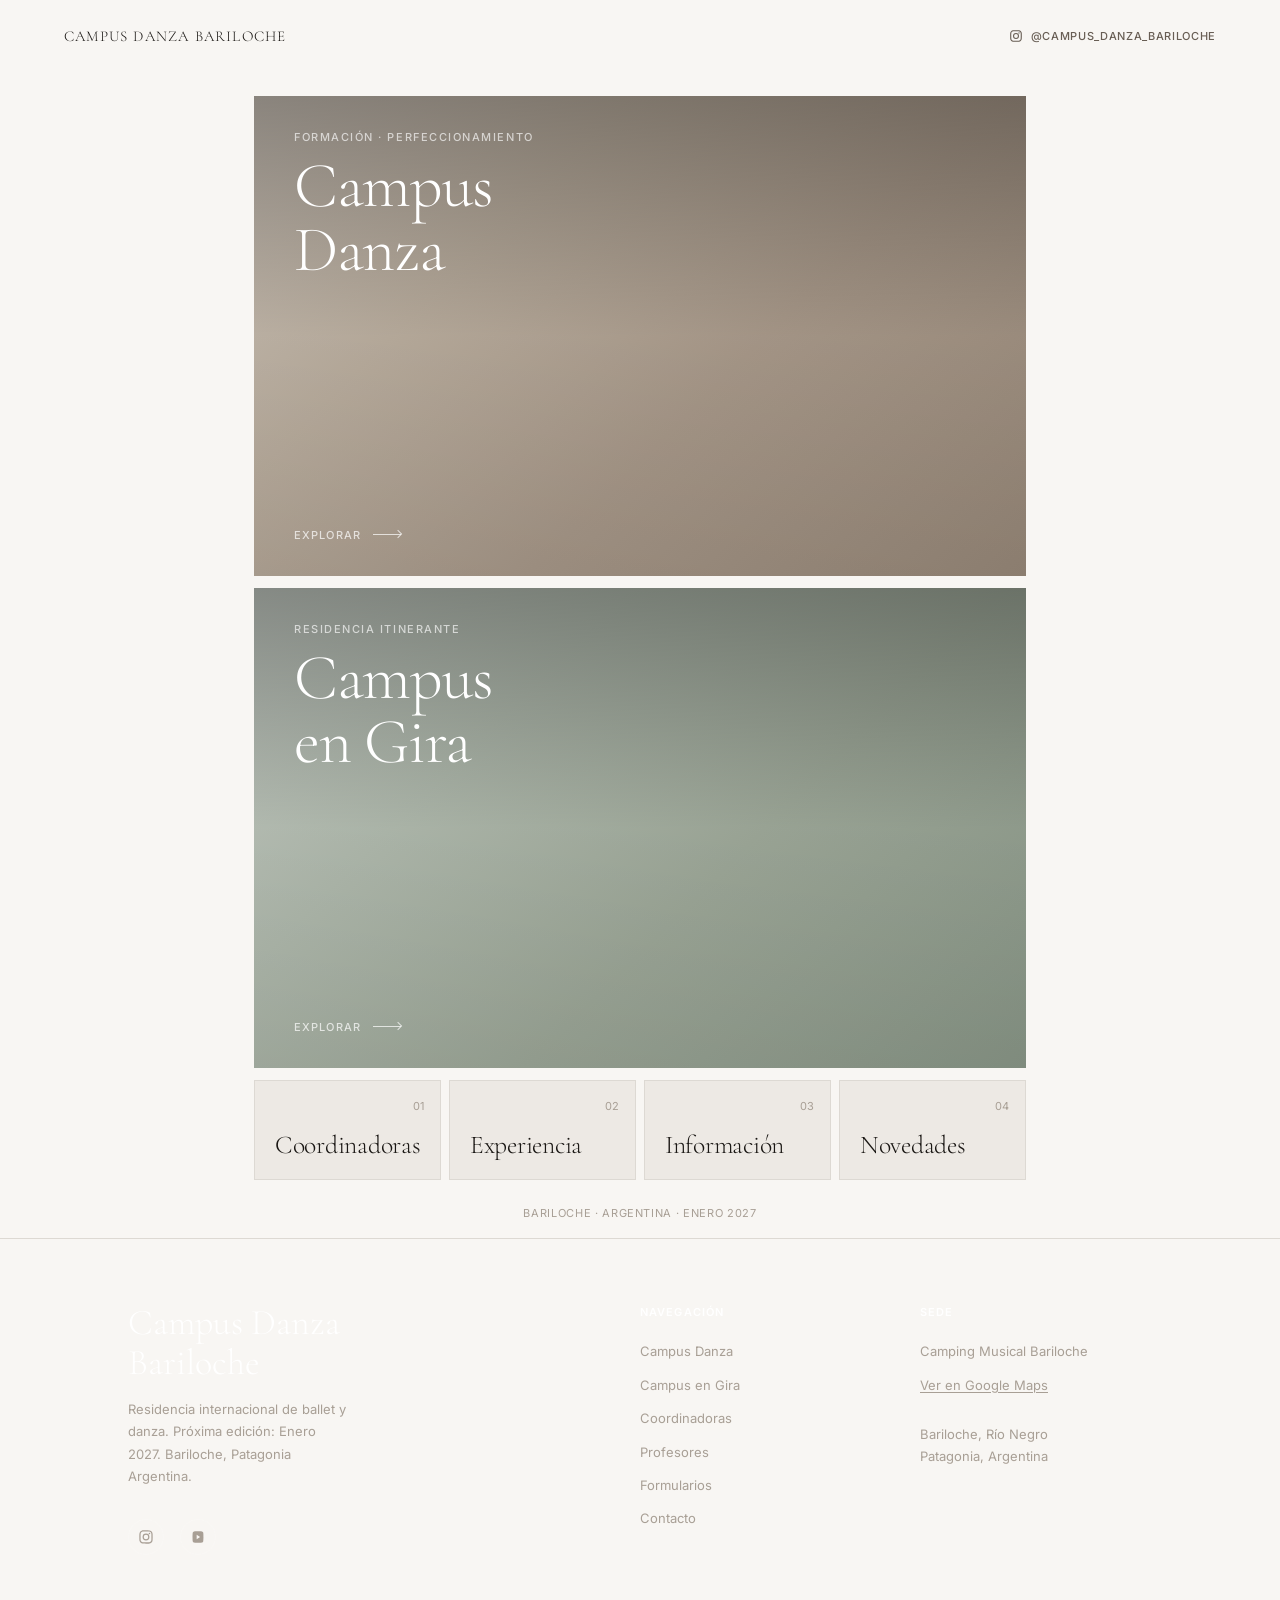
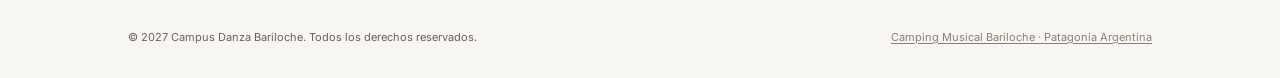
<file: index.html>
<!DOCTYPE html>
<html lang="es">

<head>
    <meta charset="UTF-8" />
    <meta name="viewport" content="width=device-width, initial-scale=1.0" />
    <title>Campus Danza Bariloche — Residencia Internacional de Ballet y Danza</title>
    <meta name="description"
        content="Campus Danza Bariloche es una residencia internacional de ballet y danza en la Patagonia argentina. Próxima edición: Enero 2027." />
    <meta property="og:title" content="Campus Danza Bariloche" />
    <meta property="og:description"
        content="Residencia internacional de ballet y danza. Próxima edición: Enero 2027. En Bariloche, Argentina." />
    <meta property="og:type" content="website" />
    <link rel="preconnect" href="https://fonts.googleapis.com" />
    <link rel="preconnect" href="https://fonts.gstatic.com" crossorigin />
    <link
        href="https://fonts.googleapis.com/css2?family=Cormorant+Garamond:ital,wght@0,300;0,400;0,500;0,600;1,300;1,400&family=Inter:wght@300;400;500;600&display=swap"
        rel="stylesheet" />
    <link rel="stylesheet" href="styles.css" />
    <style>
        /* ── Home-specific styles ── */

        body {
            background-color: var(--color-off-white);
        }

        /* Hero Section */
        .home-hero {
            min-height: 100svh;
            display: flex;
            flex-direction: column;
            justify-content: center;
            padding-top: 0;
        }

        .home-brand {
            position: fixed;
            top: 0;
            left: 0;
            right: 0;
            z-index: 100;
            display: flex;
            align-items: center;
            justify-content: space-between;
            padding: var(--space-6) var(--gutter);
            mix-blend-mode: multiply;
        }

        .home-brand__name {
            font-family: var(--font-display);
            font-size: var(--text-base);
            font-weight: 300;
            letter-spacing: 0.08em;
            text-transform: uppercase;
            color: var(--color-ink);
        }

        .home-brand__instagram {
            display: flex;
            align-items: center;
            gap: var(--space-2);
            font-family: var(--font-body);
            font-size: var(--text-xs);
            font-weight: 500;
            letter-spacing: 0.06em;
            text-transform: uppercase;
            color: var(--color-warm-gray-600);
            text-decoration: none;
            transition: color var(--transition-fast);
        }

        .home-brand__instagram:hover {
            color: var(--color-ink);
        }

        /* Main Cards Container */
        .main-cards {
            width: 100%;
            max-width: 900px;
            margin: 0 auto;
            padding: var(--space-24) var(--gutter) 0;
            display: flex;
            flex-direction: column;
            gap: var(--space-3);
        }

        /* Large Navigation Card */
        .main-nav-card {
            display: block;
            position: relative;
            width: 100%;
            height: clamp(280px, 38vw, 480px);
            overflow: hidden;
            cursor: pointer;
            text-decoration: none;
            background-color: var(--color-warm-gray-200);
        }

        .main-nav-card__bg {
            position: absolute;
            inset: 0;
            width: 100%;
            height: 100%;
            object-fit: cover;
            transition: transform 0.7s cubic-bezier(0.25, 0.46, 0.45, 0.94);
        }

        .main-nav-card__bg-placeholder {
            position: absolute;
            inset: 0;
            width: 100%;
            height: 100%;
            transition: transform 0.7s cubic-bezier(0.25, 0.46, 0.45, 0.94);
        }

        .main-nav-card__bg-placeholder.danza {
            background: linear-gradient(135deg,
                    #d4cbc0 0%,
                    #c2b5a5 30%,
                    #b0a090 60%,
                    #9e8e7e 100%);
        }

        .main-nav-card__bg-placeholder.gira {
            background: linear-gradient(135deg,
                    #cdd4cc 0%,
                    #b8c2b5 30%,
                    #a5b0a0 60%,
                    #909e8e 100%);
        }

        .main-nav-card__vignette {
            position: absolute;
            inset: 0;
            background: linear-gradient(to bottom,
                    rgba(0, 0, 0, 0.35) 0%,
                    rgba(0, 0, 0, 0.08) 50%,
                    rgba(0, 0, 0, 0.12) 100%);
            transition: opacity 0.4s ease;
        }

        .main-nav-card:hover .main-nav-card__vignette {
            opacity: 0.7;
        }

        .main-nav-card:hover .main-nav-card__bg,
        .main-nav-card:hover .main-nav-card__bg-placeholder {
            transform: scale(1.04);
        }

        .main-nav-card__inner {
            position: relative;
            z-index: 2;
            height: 100%;
            padding: var(--space-8) var(--space-10);
            display: flex;
            flex-direction: column;
            justify-content: space-between;
        }

        .main-nav-card__top {
            display: flex;
            flex-direction: column;
            gap: var(--space-2);
        }

        .main-nav-card__sup {
            font-family: var(--font-body);
            font-size: var(--text-xs);
            font-weight: 500;
            letter-spacing: 0.14em;
            text-transform: uppercase;
            color: rgba(255, 255, 255, 0.65);
        }

        .main-nav-card__title {
            font-family: var(--font-display);
            font-size: clamp(2.5rem, 5vw, 4.5rem);
            font-weight: 300;
            letter-spacing: -0.02em;
            line-height: 1;
            color: var(--color-white);
        }

        .main-nav-card__cta {
            display: inline-flex;
            align-items: center;
            gap: var(--space-3);
            font-family: var(--font-body);
            font-size: var(--text-xs);
            font-weight: 500;
            letter-spacing: 0.1em;
            text-transform: uppercase;
            color: rgba(255, 255, 255, 0.7);
            transition: color 0.3s ease, gap 0.3s ease;
            width: fit-content;
        }

        .main-nav-card:hover .main-nav-card__cta {
            color: rgba(255, 255, 255, 1);
            gap: var(--space-5);
        }

        .cta-line {
            display: inline-block;
            width: 28px;
            height: 1px;
            background-color: currentColor;
            position: relative;
            transition: width 0.3s ease;
        }

        .main-nav-card:hover .cta-line {
            width: 40px;
        }

        .cta-line::after {
            content: '';
            position: absolute;
            right: 0;
            top: -3px;
            width: 6px;
            height: 6px;
            border-right: 1px solid currentColor;
            border-top: 1px solid currentColor;
            transform: rotate(45deg);
        }

        /* Secondary Tiles */
        .secondary-tiles {
            width: 100%;
            max-width: 900px;
            margin: var(--space-3) auto 0;
            padding-inline: var(--gutter);
        }

        .tiles-grid {
            display: grid;
            grid-template-columns: repeat(4, 1fr);
            gap: var(--space-2);
        }

        .sec-tile {
            position: relative;
            display: flex;
            flex-direction: column;
            justify-content: flex-end;
            padding: var(--space-5) var(--space-5);
            background-color: var(--color-warm-gray-100);
            border: var(--border-thin);
            cursor: pointer;
            transition: background-color var(--transition-base), border-color var(--transition-base);
            overflow: hidden;
            text-decoration: none;
            min-height: 100px;
        }

        .sec-tile::after {
            content: '';
            position: absolute;
            bottom: 0;
            right: 0;
            width: 50px;
            height: 50px;
            background: var(--color-warm-gray-200);
            clip-path: polygon(100% 0, 100% 100%, 0 100%);
            opacity: 0;
            transition: opacity var(--transition-base);
        }

        .sec-tile:hover {
            background-color: var(--color-white);
            border-color: var(--color-warm-gray-300);
        }

        .sec-tile:hover::after {
            opacity: 1;
        }

        .sec-tile__num {
            position: absolute;
            top: var(--space-4);
            right: var(--space-4);
            font-family: var(--font-body);
            font-size: var(--text-xs);
            font-weight: 400;
            color: var(--color-warm-gray-400);
        }

        .sec-tile__label {
            font-family: var(--font-display);
            font-size: clamp(var(--text-lg), 2vw, var(--text-xl));
            font-weight: 300;
            letter-spacing: -0.01em;
            color: var(--color-ink);
            line-height: 1.1;
        }

        /* Scroll Indicator */
        .scroll-hint {
            text-align: center;
            padding: var(--space-6) 0 var(--space-4);
            max-width: 900px;
            margin: 0 auto;
            padding-inline: var(--gutter);
        }

        .scroll-hint p {
            font-family: var(--font-body);
            font-size: var(--text-xs);
            font-weight: 400;
            letter-spacing: 0.06em;
            text-transform: uppercase;
            color: var(--color-warm-gray-400);
        }

        /* ── HOME FOOTER ── */

        .home-footer-section {
            background-color: var(--color-off-white);
            border-top: var(--border-thin);
        }

        /* ── RESPONSIVE ── */

        @media (max-width: 768px) {
            .main-cards {
                padding-top: var(--space-20);
            }

            .main-nav-card__inner {
                padding: var(--space-6) var(--space-6);
            }

            .tiles-grid {
                grid-template-columns: repeat(2, 1fr);
            }
        }

        @media (max-width: 480px) {
            .main-nav-card {
                height: clamp(240px, 55vw, 320px);
            }

            .tiles-grid {
                grid-template-columns: repeat(2, 1fr);
            }

            .sec-tile {
                min-height: 80px;
            }
        }
    </style>
</head>

<body>

    <!-- ───── TOPBAR ───── -->
    <header class="home-brand" role="banner">
        <span class="home-brand__name">Campus Danza Bariloche</span>
        <a href="https://www.instagram.com/campus_danza_bariloche/" target="_blank" rel="noopener noreferrer"
            class="home-brand__instagram" aria-label="Seguinos en Instagram">
            <svg xmlns="http://www.w3.org/2000/svg" width="14" height="14" viewBox="0 0 24 24" fill="currentColor"
                aria-hidden="true">
                <path
                    d="M12 2C9.29 2 8.94 2 7.87 2.06 7.04 2.07 6.22 2.23 5.44 2.52 4.79 2.78 4.23 3.12 3.67 3.68 3.12 4.23 2.77 4.79 2.52 5.45 2.27 6.09 2.1 6.81 2.06 7.88 2.01 8.94 2 9.28 2 12c0 2.71 0 3.05.06 4.12.04 1.07.22 1.81.46 2.44.26.66.6 1.21 1.15 1.77.56.56 1.11.89 1.77 1.14.63.25 1.35.42 2.42.46C8.94 22 9.28 22 12 22c2.71 0 3.05 0 4.12-.06 1.06-.04 1.79-.21 2.42-.46.67-.25 1.21-.58 1.77-1.14.56-.56.89-1.11 1.14-1.77.25-.63.42-1.37.46-2.44C22 15.05 22 14.71 22 12c0-2.71 0-3.06-.06-4.12-.04-1.07-.21-1.79-.46-2.42-.25-.66-.58-1.22-1.14-1.77-.56-.56-1.1-.89-1.77-1.14-.63-.25-1.36-.42-2.42-.46C15.05 2 14.71 2 12 2zm-1.1 1.81H12c2.66 0 2.98.01 4.03.06.63.01 1.26.13 1.85.34.45.18.77.39 1.1.72.34.34.54.66.72 1.1.21.6.33 1.22.34 1.86.05 1.05.06 1.37.06 4.02 0 2.66-.01 2.98-.06 4.04-.01.63-.13 1.26-.34 1.85-.18.45-.38.77-.72 1.1-.33.34-.65.54-1.1.72-.59.21-1.22.33-1.85.34-1.05.05-1.37.06-4.03.06-2.67 0-2.98-.01-4.04-.06-.63-.01-1.26-.13-1.85-.34-.47-.18-.79-.38-1.1-.72-.34-.33-.55-.65-.72-1.1-.21-.59-.33-1.22-.34-1.85-.05-1.06-.06-1.38-.06-4.04 0-2.67.01-2.98.06-4.03.01-.64.13-1.26.34-1.86.18-.44.38-.77.72-1.1.31-.33.63-.54 1.1-.72.6-.21 1.22-.33 1.85-.34.88-.05 1.24-.06 3.09-.06v.01zm6.28 1.66a1.19 1.19 0 100 2.39 1.19 1.19 0 000-2.39zM12 6.86a5.14 5.14 0 100 10.28A5.14 5.14 0 0012 6.86zm0 1.81a3.33 3.33 0 110 6.66 3.33 3.33 0 010-6.66z" />
            </svg>
            @campus_danza_bariloche
        </a>
    </header>

    <!-- ───── MAIN: LARGE NAVIGATION CARDS ───── -->
    <main id="main-content">

        <section class="home-hero" aria-label="Acceso principal">

            <div class="main-cards" id="acceso-principal">

                <!-- Card 1: Campus Danza -->
                <a href="campus-danza.html" class="main-nav-card" id="card-campus-danza" aria-label="Ir a Campus Danza">
                    <!-- Placeholder para imagen (reemplazar src cuando esté disponible) -->
                    <div class="main-nav-card__bg-placeholder danza" aria-hidden="true"></div>
                    <!-- <img src="img/campus-danza-hero.jpg" alt="Campus Danza Bariloche" class="main-nav-card__bg" /> -->
                    <div class="main-nav-card__vignette" aria-hidden="true"></div>
                    <div class="main-nav-card__inner">
                        <div class="main-nav-card__top">
                            <span class="main-nav-card__sup">Formación · Perfeccionamiento</span>
                            <h2 class="main-nav-card__title">Campus<br>Danza</h2>
                        </div>
                        <span class="main-nav-card__cta" aria-hidden="true">
                            Explorar
                            <span class="cta-line"></span>
                        </span>
                    </div>
                </a>

                <!-- Card 2: Campus en Gira -->
                <a href="campus-en-gira.html" class="main-nav-card" id="card-campus-gira"
                    aria-label="Ir a Campus en Gira">
                    <div class="main-nav-card__bg-placeholder gira" aria-hidden="true"></div>
                    <!-- <img src="img/campus-gira-hero.jpg" alt="Campus en Gira" class="main-nav-card__bg" /> -->
                    <div class="main-nav-card__vignette" aria-hidden="true"></div>
                    <div class="main-nav-card__inner">
                        <div class="main-nav-card__top">
                            <span class="main-nav-card__sup">Residencia itinerante</span>
                            <h2 class="main-nav-card__title">Campus<br>en Gira</h2>
                        </div>
                        <span class="main-nav-card__cta" aria-hidden="true">
                            Explorar
                            <span class="cta-line"></span>
                        </span>
                    </div>
                </a>

            </div>

            <!-- Secondary Tiles -->
            <div class="secondary-tiles">
                <nav class="tiles-grid" aria-label="Accesos secundarios">

                    <a href="coordinadoras.html" class="sec-tile" id="tile-coordinadoras"
                        aria-label="Ir a Coordinadoras">
                        <span class="sec-tile__num" aria-hidden="true">01</span>
                        <span class="sec-tile__label">Coordinadoras</span>
                    </a>

                    <span class="sec-tile" id="tile-experiencia" aria-label="Experiencia — próximamente"
                        style="cursor:default;">
                        <span class="sec-tile__num" aria-hidden="true">02</span>
                        <span class="sec-tile__label">Experiencia</span>
                    </span>

                    <span class="sec-tile" id="tile-informacion" aria-label="Información — próximamente"
                        style="cursor:default;">
                        <span class="sec-tile__num" aria-hidden="true">03</span>
                        <span class="sec-tile__label">Información</span>
                    </span>

                    <span class="sec-tile" id="tile-novedades" aria-label="Novedades — próximamente"
                        style="cursor:default;">
                        <span class="sec-tile__num" aria-hidden="true">04</span>
                        <span class="sec-tile__label">Novedades</span>
                    </span>

                </nav>
            </div>

            <div class="scroll-hint" aria-hidden="true">
                <p>Bariloche · Argentina · Enero 2027</p>
            </div>

        </section>

    </main>

    <!-- ───── FOOTER ───── -->
    <footer class="site-footer home-footer-section" role="contentinfo">
        <div class="container">
            <div class="footer-grid">

                <!-- Col 1: Marca + redes -->
                <div>
                    <p class="footer-logo">Campus Danza<br>Bariloche</p>
                    <p class="footer-tagline">Residencia internacional de ballet y danza. Próxima edición: Enero 2027.
                        Bariloche, Patagonia Argentina.</p>
                    <div class="footer-social">
                        <a href="https://www.instagram.com/campus_danza_bariloche/" target="_blank"
                            rel="noopener noreferrer" class="footer-social-link"
                            aria-label="Instagram Campus Danza Bariloche">
                            <svg xmlns="http://www.w3.org/2000/svg" width="16" height="16" viewBox="0 0 24 24"
                                fill="currentColor" aria-hidden="true">
                                <path
                                    d="M12 2C9.29 2 8.94 2 7.87 2.06 7.04 2.07 6.22 2.23 5.44 2.52 4.79 2.78 4.23 3.12 3.67 3.68 3.12 4.23 2.77 4.79 2.52 5.45 2.27 6.09 2.1 6.81 2.06 7.88 2.01 8.94 2 9.28 2 12c0 2.71 0 3.05.06 4.12.04 1.07.22 1.81.46 2.44.26.66.6 1.21 1.15 1.77.56.56 1.11.89 1.77 1.14.63.25 1.35.42 2.42.46C8.94 22 9.28 22 12 22c2.71 0 3.05 0 4.12-.06 1.06-.04 1.79-.21 2.42-.46.67-.25 1.21-.58 1.77-1.14.56-.56.89-1.11 1.14-1.77.25-.63.42-1.37.46-2.44C22 15.05 22 14.71 22 12c0-2.71 0-3.06-.06-4.12-.04-1.07-.21-1.79-.46-2.42-.25-.66-.58-1.22-1.14-1.77-.56-.56-1.1-.89-1.77-1.14-.63-.25-1.36-.42-2.42-.46C15.05 2 14.71 2 12 2zm-1.1 1.81H12c2.66 0 2.98.01 4.03.06.63.01 1.26.13 1.85.34.45.18.77.39 1.1.72.34.34.54.66.72 1.1.21.6.33 1.22.34 1.86.05 1.05.06 1.37.06 4.02 0 2.66-.01 2.98-.06 4.04-.01.63-.13 1.26-.34 1.85-.18.45-.38.77-.72 1.1-.33.34-.65.54-1.1.72-.59.21-1.22.33-1.85.34-1.05.05-1.37.06-4.03.06-2.67 0-2.98-.01-4.04-.06-.63-.01-1.26-.13-1.85-.34-.47-.18-.79-.38-1.1-.72-.34-.33-.55-.65-.72-1.1-.21-.59-.33-1.22-.34-1.85-.05-1.06-.06-1.38-.06-4.04 0-2.67.01-2.98.06-4.03.01-.64.13-1.26.34-1.86.18-.44.38-.77.72-1.1.31-.33.63-.54 1.1-.72.6-.21 1.22-.33 1.85-.34.88-.05 1.24-.06 3.09-.06v.01zm6.28 1.66a1.19 1.19 0 100 2.39 1.19 1.19 0 000-2.39zM12 6.86a5.14 5.14 0 100 10.28A5.14 5.14 0 0012 6.86zm0 1.81a3.33 3.33 0 110 6.66 3.33 3.33 0 010-6.66z" />
                            </svg>
                        </a>
                        <a href="https://youtube.com/@campusdanzabariloche" target="_blank" rel="noopener noreferrer"
                            class="footer-social-link" aria-label="YouTube Campus Danza Bariloche">
                            <svg xmlns="http://www.w3.org/2000/svg" width="16" height="16" viewBox="0 0 24 24"
                                fill="currentColor" aria-hidden="true">
                                <path
                                    d="M19.81 5.42A2.5 2.5 0 0018.04 3.6C16.46 3.2 12 3.2 12 3.2s-4.46 0-6.04.4A2.5 2.5 0 004.19 5.42C3.8 7 3.8 12 3.8 12s0 5 .39 6.58a2.5 2.5 0 001.77 1.77C7.54 20.8 12 20.8 12 20.8s4.46 0 6.04-.45a2.5 2.5 0 001.77-1.77C20.2 17 20.2 12 20.2 12s0-5-.39-6.58zM10 15.4V8.6l5.2 3.4-5.2 3.4z" />
                            </svg>
                        </a>
                    </div>
                </div>

                <!-- Col 2: Navegación -->
                <div>
                    <p class="footer-heading">Navegación</p>
                    <nav class="footer-links" aria-label="Footer navegación">
                        <a href="campus-danza.html" class="footer-link">Campus Danza</a>
                        <a href="campus-en-gira.html" class="footer-link">Campus en Gira</a>
                        <a href="coordinadoras.html" class="footer-link">Coordinadoras</a>
                        <a href="campus-danza.html#profesores" class="footer-link">Profesores</a>
                        <a href="campus-danza.html#formularios" class="footer-link">Formularios</a>
                        <a href="campus-danza.html#contacto" class="footer-link">Contacto</a>
                    </nav>
                </div>

                <!-- Col 3: Sede -->
                <div>
                    <p class="footer-heading">Sede</p>
                    <div class="footer-links">
                        <p class="footer-link" style="cursor:default;">Camping Musical Bariloche</p>
                        <a href="https://maps.app.goo.gl/dXdB7FZggPeKBHQ77" target="_blank" rel="noopener noreferrer"
                            class="footer-link" style="text-decoration: underline; text-underline-offset: 2px;">Ver en
                            Google Maps</a>
                        <p class="footer-link" style="cursor:default; margin-top: var(--space-4);">Bariloche, Río
                            Negro<br>Patagonia, Argentina</p>
                    </div>
                </div>

            </div>

            <div class="footer-bottom">
                <p class="footer-copy">© 2027 Campus Danza Bariloche. Todos los derechos reservados.</p>
                <p class="footer-location">
                    <a href="https://maps.app.goo.gl/dXdB7FZggPeKBHQ77" target="_blank" rel="noopener noreferrer">
                        Camping Musical Bariloche · Patagonia Argentina
                    </a>
                </p>
            </div>

        </div>
    </footer>

</body>

</html>
</file>
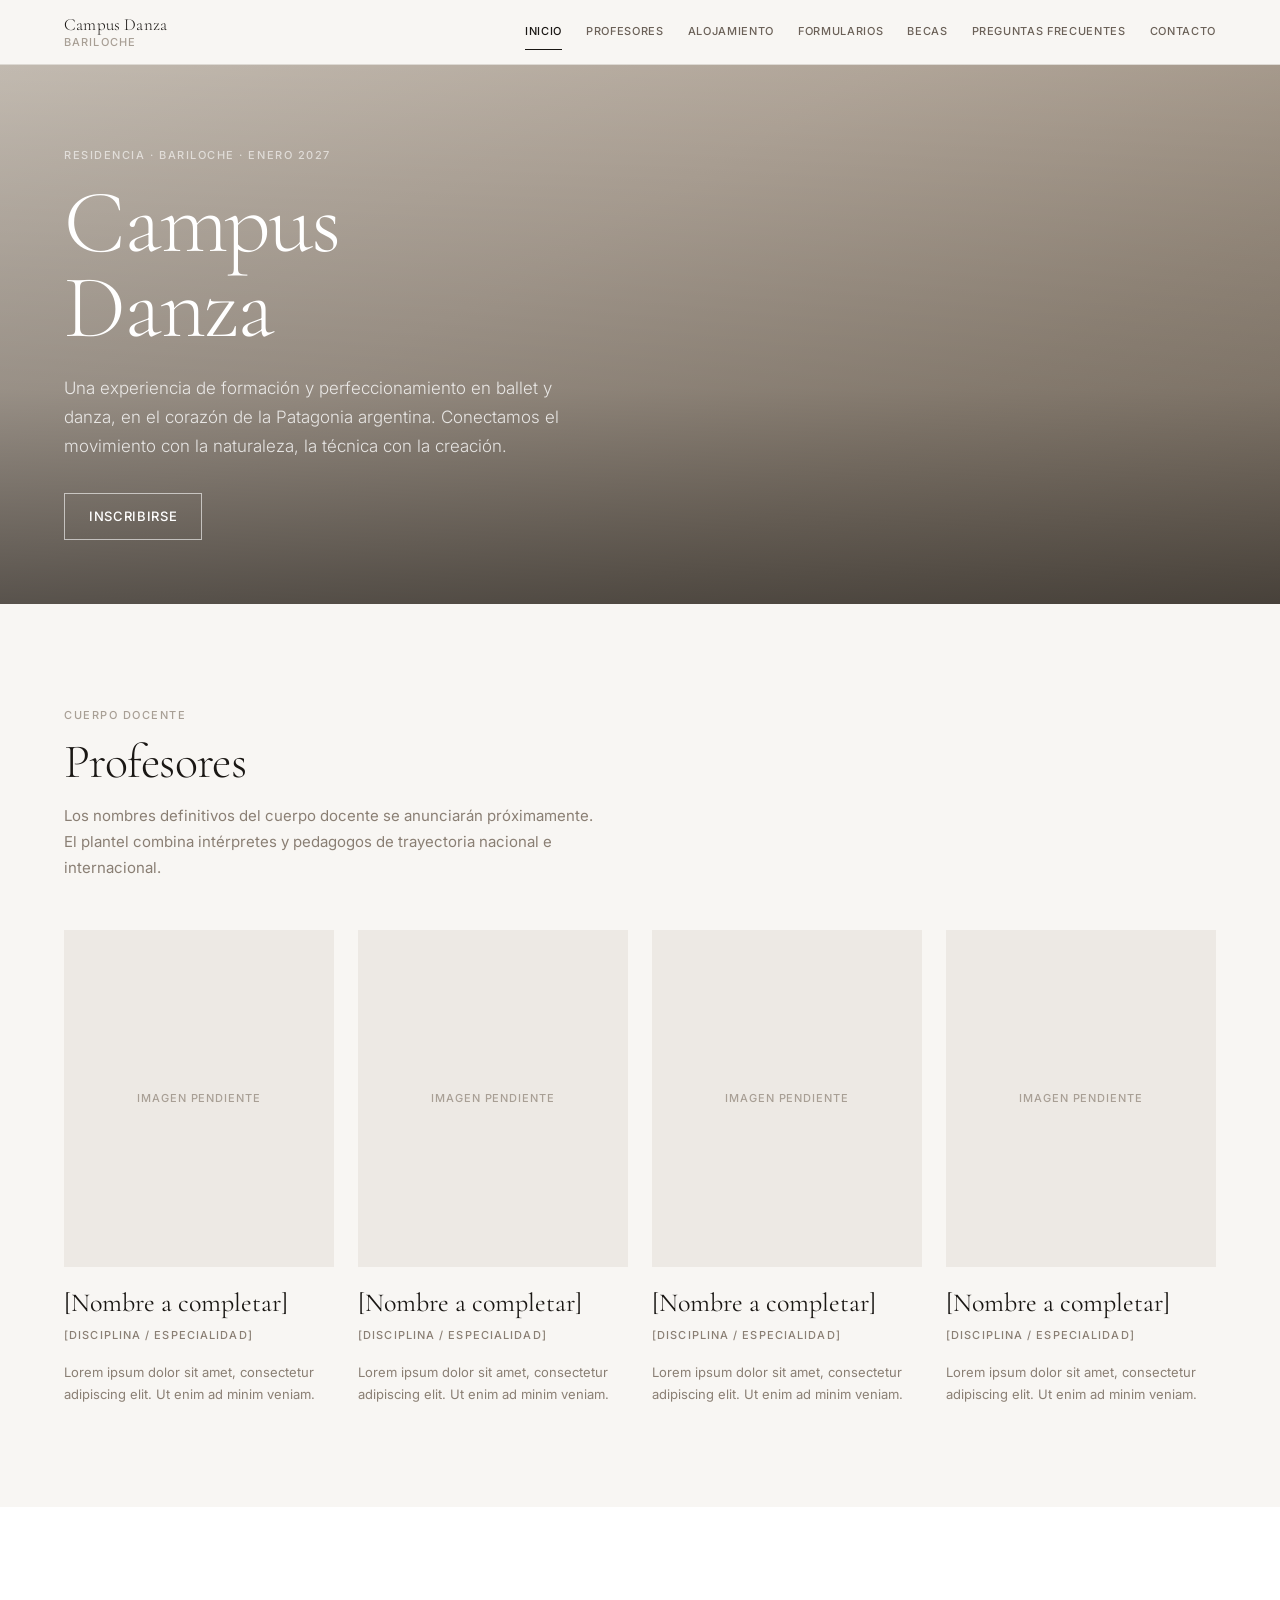
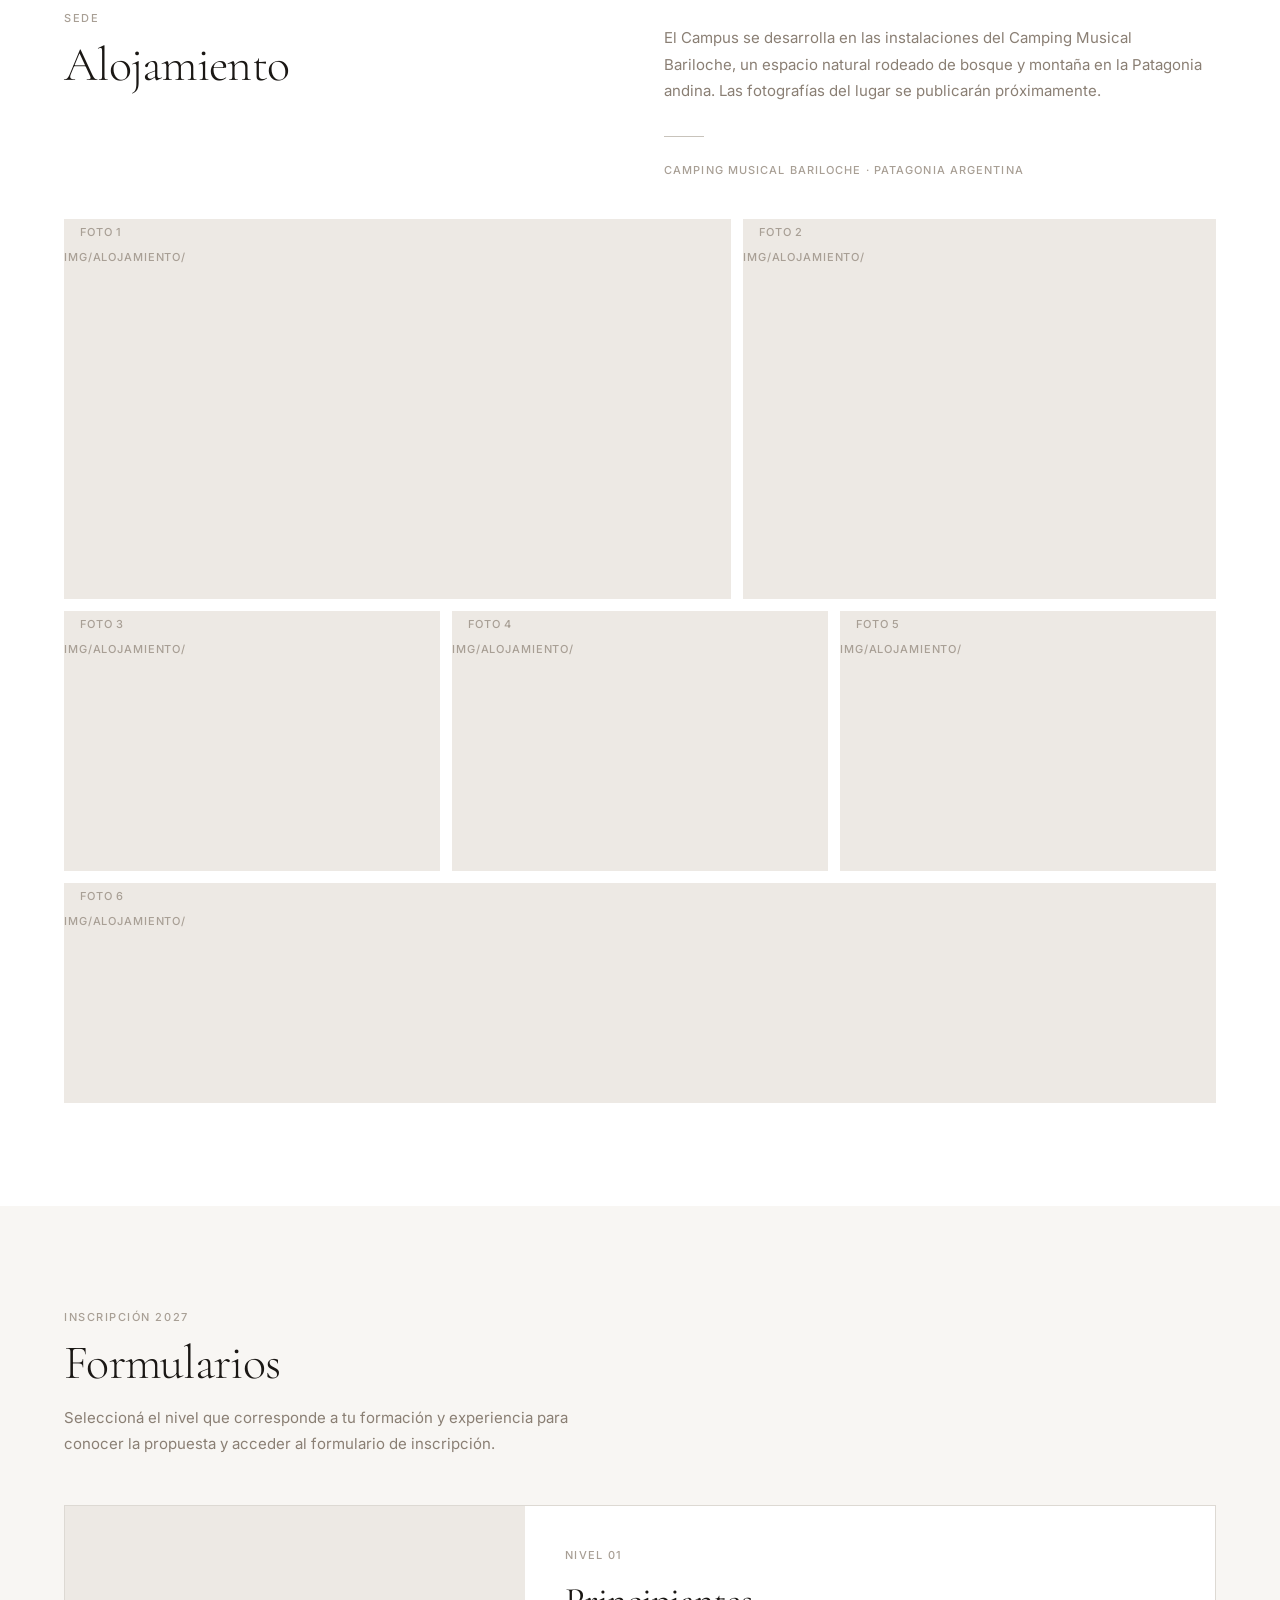
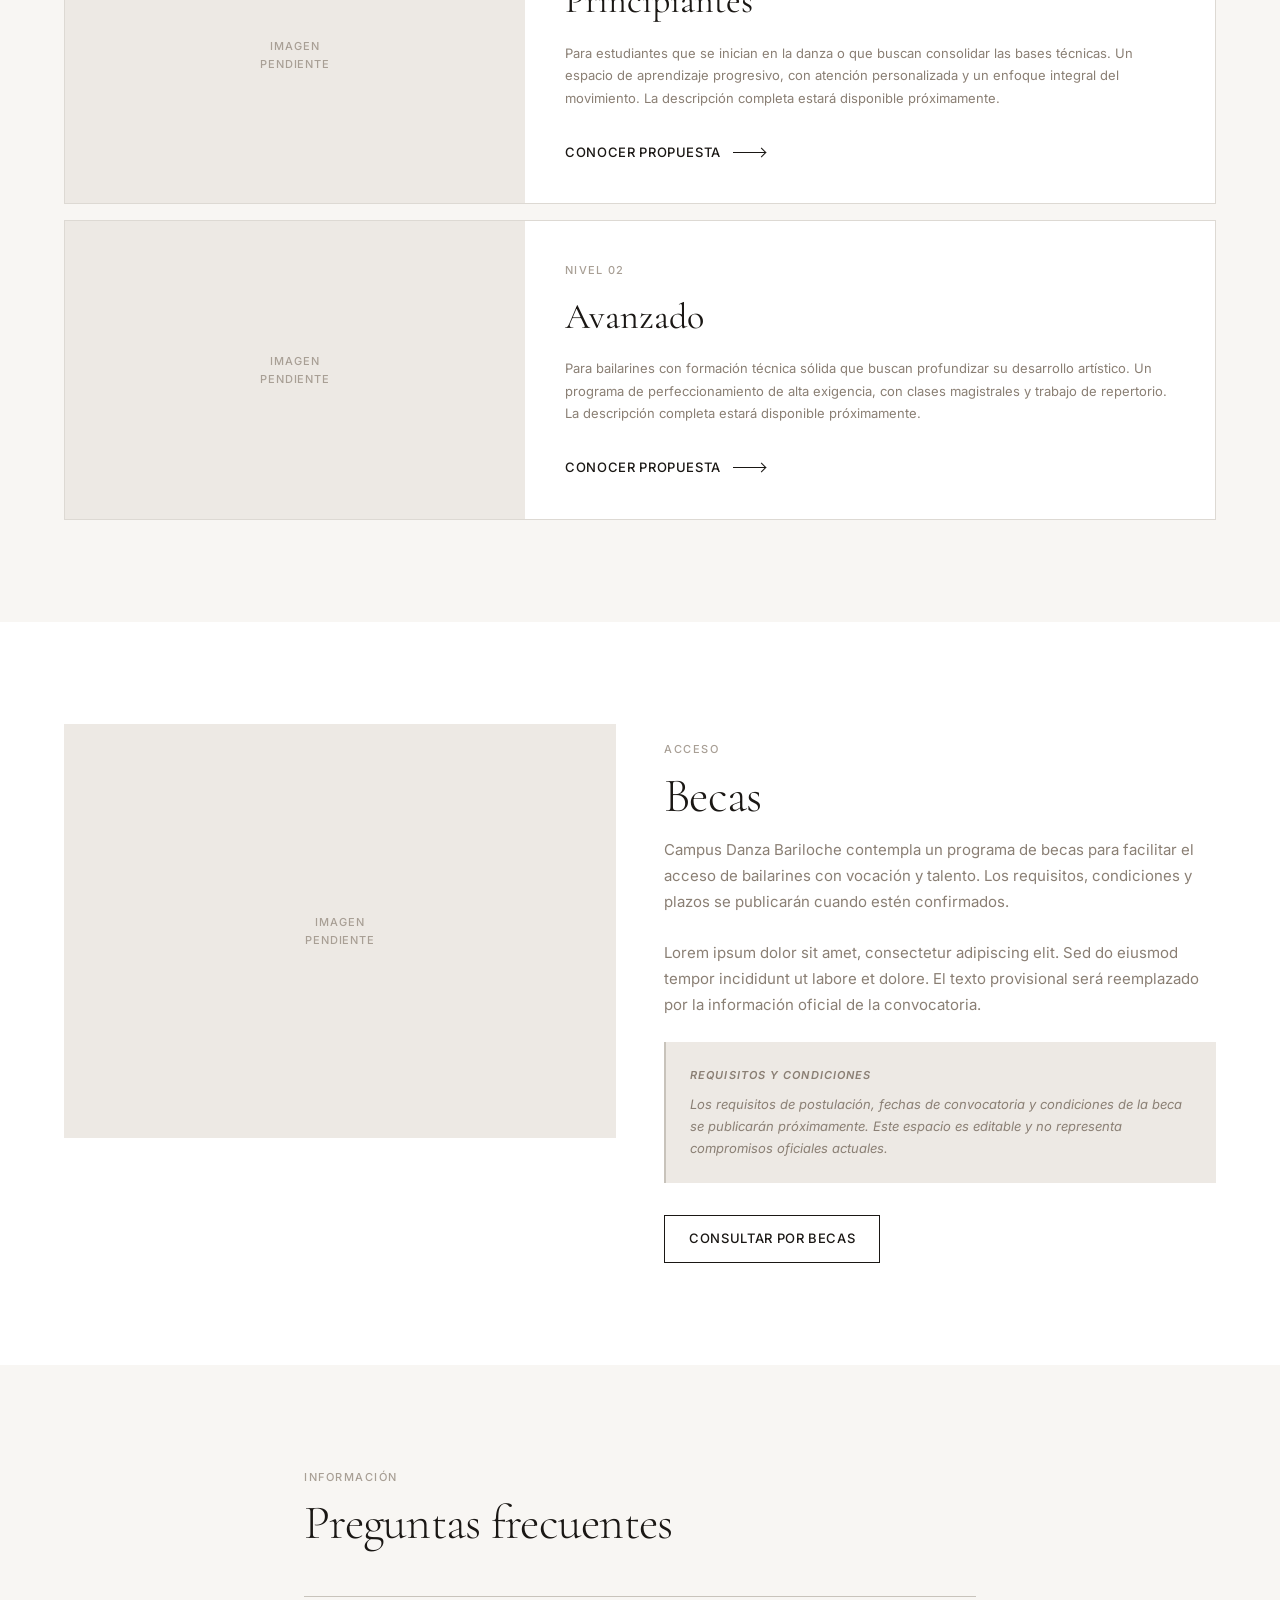
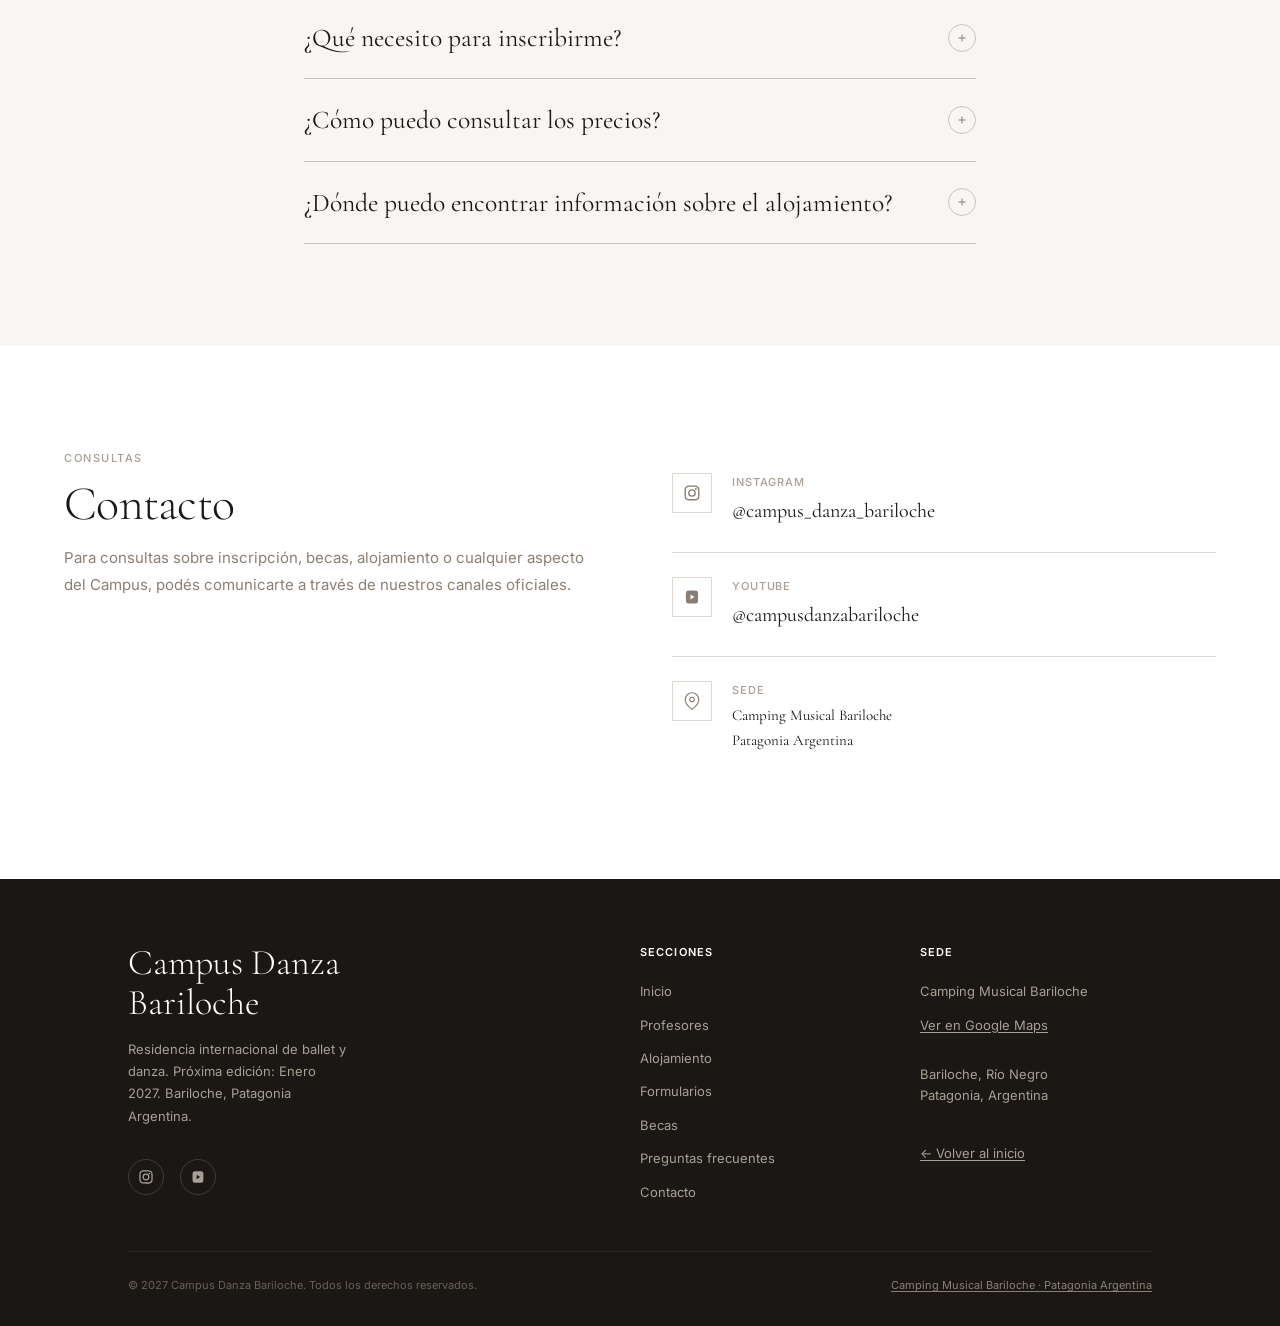
<file: campus-danza.html>
<!DOCTYPE html>
<html lang="es">

<head>
  <meta charset="UTF-8" />
  <meta name="viewport" content="width=device-width, initial-scale=1.0" />
  <title>Campus Danza — Formación y Perfeccionamiento · Bariloche</title>
  <meta name="description"
    content="Campus Danza Bariloche: formación y perfeccionamiento en ballet y danza contemporánea. Profesores, alojamiento, becas e inscripción. Enero 2027." />
  <link rel="preconnect" href="https://fonts.googleapis.com" />
  <link rel="preconnect" href="https://fonts.gstatic.com" crossorigin />
  <link
    href="https://fonts.googleapis.com/css2?family=Cormorant+Garamond:ital,wght@0,300;0,400;0,500;0,600;1,300;1,400&family=Inter:wght@300;400;500;600&display=swap"
    rel="stylesheet" />
  <link rel="stylesheet" href="styles.css" />
  <style>
    /* ── Campus Danza page styles ── */

    body {
      padding-top: 64px;
    }

    /* ── HERO ── */
    .cd-hero {
      position: relative;
      min-height: clamp(420px, 60vh, 680px);
      display: flex;
      align-items: flex-end;
      overflow: hidden;
      background-color: var(--color-warm-gray-200);
    }

    .cd-hero__bg {
      position: absolute;
      inset: 0;
      width: 100%;
      height: 100%;
      object-fit: cover;
    }

    .cd-hero__bg-placeholder {
      position: absolute;
      inset: 0;
      background: linear-gradient(150deg,
          #d8cfc4 0%,
          #c5b8aa 40%,
          #b0a292 70%,
          #9e9080 100%);
    }

    .cd-hero__overlay {
      position: absolute;
      inset: 0;
      background: linear-gradient(to top,
          rgba(0, 0, 0, 0.55) 0%,
          rgba(0, 0, 0, 0.25) 40%,
          rgba(0, 0, 0, 0.1) 100%);
    }

    .cd-hero__content {
      position: relative;
      z-index: 2;
      width: 100%;
      padding: var(--space-16) var(--gutter);
    }

    .cd-hero__sub {
      font-family: var(--font-body);
      font-size: var(--text-xs);
      font-weight: 500;
      letter-spacing: 0.14em;
      text-transform: uppercase;
      color: rgba(255, 255, 255, 0.6);
      margin-bottom: var(--space-4);
    }

    .cd-hero__title {
      font-family: var(--font-display);
      font-size: clamp(3rem, 7vw, 6rem);
      font-weight: 300;
      letter-spacing: -0.025em;
      line-height: 0.95;
      color: var(--color-white);
      margin-bottom: var(--space-6);
      max-width: 12ch;
    }

    .cd-hero__text {
      font-family: var(--font-body);
      font-size: var(--text-md);
      font-weight: 300;
      line-height: 1.7;
      color: rgba(255, 255, 255, 0.8);
      max-width: 52ch;
      margin-bottom: var(--space-8);
    }

    /* ── SECTION GENERAL ── */
    .cd-section {
      padding-block: var(--section-gap);
    }

    .cd-section--alt {
      background-color: var(--color-white);
    }

    .cd-section__header {
      margin-bottom: var(--space-12);
    }

    .cd-section__sup {
      font-family: var(--font-body);
      font-size: var(--text-xs);
      font-weight: 500;
      letter-spacing: 0.14em;
      text-transform: uppercase;
      color: var(--color-warm-gray-400);
      margin-bottom: var(--space-3);
    }

    .cd-section__title {
      font-family: var(--font-display);
      font-size: clamp(var(--text-2xl), 4vw, var(--text-3xl));
      font-weight: 300;
      letter-spacing: -0.015em;
      line-height: 1.05;
      color: var(--color-ink);
    }

    .cd-section__desc {
      font-family: var(--font-body);
      font-size: var(--text-base);
      font-weight: 400;
      line-height: 1.75;
      color: var(--color-warm-gray-500);
      max-width: 60ch;
      margin-top: var(--space-4);
    }

    /* ── PROFESORES ── */
    .teachers-grid {
      display: grid;
      grid-template-columns: repeat(4, 1fr);
      gap: var(--space-6);
    }

    /* ── ALOJAMIENTO ── */
    .aloj-grid {
      display: grid;
      grid-template-columns: repeat(12, 1fr);
      gap: var(--space-3);
    }

    .aloj-item {
      position: relative;
      overflow: hidden;
      background-color: var(--color-warm-gray-100);
    }

    .aloj-item img,
    .aloj-item .img-placeholder {
      width: 100%;
      height: 100%;
      object-fit: cover;
      display: block;
      transition: transform var(--transition-slow);
    }

    .aloj-item:hover img,
    .aloj-item:hover .img-placeholder {
      transform: scale(1.05);
    }

    /* Grid layout for accommodation images */
    .aloj-item:nth-child(1) {
      grid-column: span 7;
      min-height: 380px;
    }

    .aloj-item:nth-child(2) {
      grid-column: span 5;
      min-height: 380px;
    }

    .aloj-item:nth-child(3) {
      grid-column: span 4;
      min-height: 260px;
    }

    .aloj-item:nth-child(4) {
      grid-column: span 4;
      min-height: 260px;
    }

    .aloj-item:nth-child(5) {
      grid-column: span 4;
      min-height: 260px;
    }

    .aloj-item:nth-child(6) {
      grid-column: span 12;
      min-height: 220px;
    }

    .aloj-intro {
      display: grid;
      grid-template-columns: 1fr 1fr;
      gap: var(--space-12);
      align-items: start;
      margin-bottom: var(--space-10);
    }

    /* ── FORMULARIOS ── */
    .formularios-stack {
      display: flex;
      flex-direction: column;
      gap: var(--space-4);
    }

    /* ── BECAS ── */
    .becas-layout {
      display: grid;
      grid-template-columns: 1fr 1fr;
      gap: var(--space-12);
      align-items: start;
    }

    .becas-image {
      position: relative;
      overflow: hidden;
      background-color: var(--color-warm-gray-100);
      aspect-ratio: 4/3;
    }

    .becas-image img,
    .becas-image .img-placeholder {
      width: 100%;
      height: 100%;
      object-fit: cover;
    }

    .becas-content {
      padding-top: var(--space-4);
    }

    .becas-content .cd-section__desc {
      margin-bottom: var(--space-6);
    }

    .becas-req {
      margin-top: var(--space-6);
      padding: var(--space-6);
      background-color: var(--color-warm-gray-100);
      border-left: 2px solid var(--color-warm-gray-300);
    }

    .becas-req p {
      font-family: var(--font-body);
      font-size: var(--text-sm);
      color: var(--color-warm-gray-500);
      line-height: 1.7;
      font-style: italic;
    }

    /* ── CONTACTO ── */
    .contacto-layout {
      display: grid;
      grid-template-columns: 1fr 1fr;
      gap: var(--space-16);
      align-items: start;
    }

    .contacto-item {
      display: flex;
      align-items: flex-start;
      gap: var(--space-5);
      padding: var(--space-6) 0;
      border-bottom: var(--border-thin);
    }

    .contacto-icon {
      flex-shrink: 0;
      width: 40px;
      height: 40px;
      border: var(--border-thin);
      display: flex;
      align-items: center;
      justify-content: center;
      color: var(--color-warm-gray-500);
    }

    .contacto-label {
      font-family: var(--font-body);
      font-size: var(--text-xs);
      font-weight: 500;
      letter-spacing: 0.08em;
      text-transform: uppercase;
      color: var(--color-warm-gray-400);
      margin-bottom: var(--space-1);
    }

    .contacto-value {
      font-family: var(--font-display);
      font-size: var(--text-lg);
      font-weight: 400;
      color: var(--color-ink);
      text-decoration: none;
      transition: color var(--transition-fast);
    }

    .contacto-value:hover {
      color: var(--color-warm-gray-600);
    }

    /* ── RESPONSIVE ── */
    @media (max-width: 1024px) {
      .teachers-grid {
        grid-template-columns: repeat(2, 1fr);
      }

      .aloj-item:nth-child(1) {
        grid-column: span 7;
      }

      .aloj-item:nth-child(2) {
        grid-column: span 5;
      }

      .aloj-item:nth-child(3) {
        grid-column: span 6;
      }

      .aloj-item:nth-child(4) {
        grid-column: span 6;
      }

      .aloj-item:nth-child(5) {
        grid-column: span 12;
      }

      .aloj-item:nth-child(6) {
        grid-column: span 12;
      }

      .becas-layout {
        grid-template-columns: 1fr;
      }

      .contacto-layout {
        grid-template-columns: 1fr;
      }

      .aloj-intro {
        grid-template-columns: 1fr;
      }
    }

    @media (max-width: 768px) {
      body {
        padding-top: 64px;
      }

      .teachers-grid {
        grid-template-columns: repeat(2, 1fr);
        gap: var(--space-4);
      }

      .aloj-item:nth-child(n) {
        grid-column: span 12;
        min-height: 200px;
      }

      .aloj-intro {
        grid-template-columns: 1fr;
        gap: var(--space-6);
      }
    }

    @media (max-width: 480px) {
      .teachers-grid {
        grid-template-columns: 1fr;
      }
    }
  </style>
</head>

<body class="page-enter">

  <!-- ───── CAMPUS NAV ───── -->
  <nav class="campus-nav" role="navigation" aria-label="Navegación Campus Danza" id="campus-nav">
    <div class="campus-nav__inner">
      <a href="index.html" class="campus-nav__logo" aria-label="Volver al inicio">
        Campus Danza
        <small>Bariloche</small>
      </a>

      <div class="campus-nav__links" id="nav-links">
        <a href="#inicio" class="campus-nav__link active" id="nav-inicio">Inicio</a>
        <a href="#profesores" class="campus-nav__link" id="nav-profesores">Profesores</a>
        <a href="#alojamiento" class="campus-nav__link" id="nav-alojamiento">Alojamiento</a>
        <a href="#formularios" class="campus-nav__link" id="nav-formularios">Formularios</a>
        <a href="#becas" class="campus-nav__link" id="nav-becas">Becas</a>
        <a href="#faq" class="campus-nav__link" id="nav-faq">Preguntas frecuentes</a>
        <a href="#contacto" class="campus-nav__link" id="nav-contacto">Contacto</a>
      </div>

      <button class="hamburger" id="hamburger-btn" aria-label="Abrir menú" aria-expanded="false"
        aria-controls="mobile-nav">
        <span class="hamburger-line"></span>
        <span class="hamburger-line"></span>
        <span class="hamburger-line"></span>
      </button>
    </div>
  </nav>

  <!-- Mobile Menu -->
  <div class="mobile-menu" id="mobile-nav" role="dialog" aria-label="Menú móvil" aria-hidden="true">
    <a href="#inicio" class="mobile-menu__link" id="m-nav-inicio">Inicio</a>
    <a href="#profesores" class="mobile-menu__link" id="m-nav-profesores">Profesores</a>
    <a href="#alojamiento" class="mobile-menu__link" id="m-nav-alojamiento">Alojamiento</a>
    <a href="#formularios" class="mobile-menu__link" id="m-nav-formularios">Formularios</a>
    <a href="#becas" class="mobile-menu__link" id="m-nav-becas">Becas</a>
    <a href="#faq" class="mobile-menu__link" id="m-nav-faq">Preguntas frecuentes</a>
    <a href="#contacto" class="mobile-menu__link" id="m-nav-contacto">Contacto</a>
  </div>

  <main id="main-content">

    <!-- ─── INICIO ─── -->
    <section id="inicio" class="cd-hero" aria-label="Campus Danza — presentación">
      <!-- Reemplazar placeholder con imagen real cuando esté disponible -->
      <!-- <img src="img/campus-danza-inicio.jpg" alt="Campus Danza Bariloche" class="cd-hero__bg" /> -->
      <div class="cd-hero__bg-placeholder" aria-hidden="true"></div>
      <div class="cd-hero__overlay" aria-hidden="true"></div>
      <div class="cd-hero__content">
        <p class="cd-hero__sub">Residencia · Bariloche · Enero 2027</p>
        <h1 class="cd-hero__title">Campus<br>Danza</h1>
        <p class="cd-hero__text">
          Una experiencia de formación y perfeccionamiento en ballet y danza, en el corazón de la Patagonia argentina.
          Conectamos el movimiento con la naturaleza, la técnica con la creación.
        </p>
        <a href="#formularios" class="btn btn-outline-light">Inscribirse</a>
      </div>
    </section>

    <!-- ─── PROFESORES ─── -->
  <section class="cd-section" id="profesores" aria-labelledby="prof-title">
    <div class="container">
      <div class="cd-section__header">
        <p class="cd-section__sup">Cuerpo docente</p>
        <h2 class="cd-section__title" id="prof-title">Profesores</h2>
        <p class="cd-section__desc">Los nombres definitivos del cuerpo docente se anunciarán próximamente. El plantel
          combina intérpretes y pedagogos de trayectoria nacional e internacional.</p>
      </div>
      <div class="teachers-grid" role="list">

        <article class="person-card" role="listitem" id="profesor-1">
          <div class="person-card__image-wrap">
            <div class="img-placeholder"><span class="placeholder-label">Imagen pendiente</span></div>
          </div>
          <div class="person-card__info">
            <h3 class="person-card__name">[Nombre a completar]</h3>
            <p class="person-card__role">[Disciplina / Especialidad]</p>
            <p class="person-card__bio">Lorem ipsum dolor sit amet, consectetur adipiscing elit. Ut enim ad minim
              veniam.</p>
          </div>
        </article>

        <article class="person-card" role="listitem" id="profesor-2">
          <div class="person-card__image-wrap">
            <div class="img-placeholder"><span class="placeholder-label">Imagen pendiente</span></div>
          </div>
          <div class="person-card__info">
            <h3 class="person-card__name">[Nombre a completar]</h3>
            <p class="person-card__role">[Disciplina / Especialidad]</p>
            <p class="person-card__bio">Lorem ipsum dolor sit amet, consectetur adipiscing elit. Ut enim ad minim
              veniam.</p>
          </div>
        </article>

        <article class="person-card" role="listitem" id="profesor-3">
          <div class="person-card__image-wrap">
            <div class="img-placeholder"><span class="placeholder-label">Imagen pendiente</span></div>
          </div>
          <div class="person-card__info">
            <h3 class="person-card__name">[Nombre a completar]</h3>
            <p class="person-card__role">[Disciplina / Especialidad]</p>
            <p class="person-card__bio">Lorem ipsum dolor sit amet, consectetur adipiscing elit. Ut enim ad minim
              veniam.</p>
          </div>
        </article>

        <article class="person-card" role="listitem" id="profesor-4">
          <div class="person-card__image-wrap">
            <div class="img-placeholder"><span class="placeholder-label">Imagen pendiente</span></div>
          </div>
          <div class="person-card__info">
            <h3 class="person-card__name">[Nombre a completar]</h3>
            <p class="person-card__role">[Disciplina / Especialidad]</p>
            <p class="person-card__bio">Lorem ipsum dolor sit amet, consectetur adipiscing elit. Ut enim ad minim
              veniam.</p>
          </div>
        </article>

      </div>
    </div>
  </section>

  <!-- ─── ALOJAMIENTO ─── -->
  <section class="cd-section cd-section--alt" id="alojamiento" aria-labelledby="aloj-title">
    <div class="container">

      <div class="aloj-intro">
        <div>
          <p class="cd-section__sup">Sede</p>
          <h2 class="cd-section__title" id="aloj-title">Alojamiento</h2>
        </div>
        <div>
          <p class="cd-section__desc">
            El Campus se desarrolla en las instalaciones del Camping Musical Bariloche, un espacio natural rodeado de
            bosque y montaña en la Patagonia andina. Las fotografías del lugar se publicarán próximamente.
          </p>
          <div class="divider" style="margin-top: var(--space-8);"></div>
          <p
            style="font-family: var(--font-body); font-size: var(--text-xs); font-weight: 500; letter-spacing: 0.1em; text-transform: uppercase; color: var(--color-warm-gray-400);">
            Camping Musical Bariloche · Patagonia Argentina
          </p>
        </div>
      </div>

      <!-- Gallery - se conectará con imágenes reales de img/alojamiento cuando estén disponibles -->
      <div class="aloj-grid" role="list" aria-label="Galería de alojamiento">

        <div class="aloj-item" role="listitem">
          <!-- <img src="img/alojamiento/foto-1.jpg" alt="Instalaciones del alojamiento" loading="lazy" /> -->
          <div class="img-placeholder"><span class="placeholder-label">Foto 1<br>img/alojamiento/</span></div>
        </div>

        <div class="aloj-item" role="listitem">
          <div class="img-placeholder"><span class="placeholder-label">Foto 2<br>img/alojamiento/</span></div>
        </div>

        <div class="aloj-item" role="listitem">
          <div class="img-placeholder"><span class="placeholder-label">Foto 3<br>img/alojamiento/</span></div>
        </div>

        <div class="aloj-item" role="listitem">
          <div class="img-placeholder"><span class="placeholder-label">Foto 4<br>img/alojamiento/</span></div>
        </div>

        <div class="aloj-item" role="listitem">
          <div class="img-placeholder"><span class="placeholder-label">Foto 5<br>img/alojamiento/</span></div>
        </div>

        <div class="aloj-item" role="listitem">
          <div class="img-placeholder"><span class="placeholder-label">Foto 6<br>img/alojamiento/</span></div>
        </div>

      </div>

    </div>
  </section>

  <!-- ─── FORMULARIOS ─── -->
  <section class="cd-section" id="formularios" aria-labelledby="form-title">
    <div class="container">
      <div class="cd-section__header">
        <p class="cd-section__sup">Inscripción 2027</p>
        <h2 class="cd-section__title" id="form-title">Formularios</h2>
        <p class="cd-section__desc">Seleccioná el nivel que corresponde a tu formación y experiencia para conocer la
          propuesta y acceder al formulario de inscripción.</p>
      </div>

      <div class="formularios-stack">

        <!-- Tarjeta: Principiantes -->
        <a href="nivel-principiantes.html" class="inscription-card" id="card-principiantes"
          aria-label="Ver propuesta Principiantes">
          <div class="inscription-card__image">
            <!-- <img src="img/nivel-principiantes.jpg" alt="Nivel Principiantes" loading="lazy" /> -->
            <div class="img-placeholder"><span class="placeholder-label">Imagen<br>pendiente</span></div>
          </div>
          <div class="inscription-card__body">
            <div>
              <p class="inscription-card__level">Nivel 01</p>
              <h3 class="inscription-card__title">Principiantes</h3>
              <p class="inscription-card__desc">
                Para estudiantes que se inician en la danza o que buscan consolidar las bases técnicas. Un espacio de
                aprendizaje progresivo, con atención personalizada y un enfoque integral del movimiento. La
                descripción completa estará disponible próximamente.
              </p>
            </div>
            <span class="btn-arrow">
              Conocer propuesta
              <span class="arrow"></span>
            </span>
          </div>
        </a>

        <!-- Tarjeta: Avanzado -->
        <a href="nivel-avanzado.html" class="inscription-card" id="card-avanzado" aria-label="Ver propuesta Avanzado">
          <div class="inscription-card__image">
            <!-- <img src="img/nivel-avanzado.jpg" alt="Nivel Avanzado" loading="lazy" /> -->
            <div class="img-placeholder"><span class="placeholder-label">Imagen<br>pendiente</span></div>
          </div>
          <div class="inscription-card__body">
            <div>
              <p class="inscription-card__level">Nivel 02</p>
              <h3 class="inscription-card__title">Avanzado</h3>
              <p class="inscription-card__desc">
                Para bailarines con formación técnica sólida que buscan profundizar su desarrollo artístico. Un
                programa de perfeccionamiento de alta exigencia, con clases magistrales y trabajo de repertorio. La
                descripción completa estará disponible próximamente.
              </p>
            </div>
            <span class="btn-arrow">
              Conocer propuesta
              <span class="arrow"></span>
            </span>
          </div>
        </a>

      </div>
    </div>
  </section>

  <!-- ─── BECAS ─── -->
  <section class="cd-section cd-section--alt" id="becas" aria-labelledby="becas-title">
    <div class="container">
      <div class="becas-layout">

        <div class="becas-image">
          <!-- <img src="img/becas.jpg" alt="Programa de becas Campus Danza" loading="lazy" /> -->
          <div class="img-placeholder"><span class="placeholder-label">Imagen<br>pendiente</span></div>
        </div>

        <div class="becas-content">
          <p class="cd-section__sup">Acceso</p>
          <h2 class="cd-section__title" id="becas-title">Becas</h2>
          <p class="cd-section__desc">
            Campus Danza Bariloche contempla un programa de becas para facilitar el acceso de bailarines con vocación
            y talento. Los requisitos, condiciones y plazos se publicarán cuando estén confirmados.
          </p>
          <p class="cd-section__desc" style="margin-top: var(--space-4);">
            Lorem ipsum dolor sit amet, consectetur adipiscing elit. Sed do eiusmod tempor incididunt ut labore et
            dolore. El texto provisional será reemplazado por la información oficial de la convocatoria.
          </p>

          <div class="becas-req" style="margin-top: var(--space-6);">
            <p>
              <strong
                style="display:block; font-size: var(--text-xs); font-weight: 600; letter-spacing: 0.1em; text-transform: uppercase; color: var(--color-warm-gray-500); margin-bottom: var(--space-2);">Requisitos
                y condiciones</strong>
              Los requisitos de postulación, fechas de convocatoria y condiciones de la beca se publicarán
              próximamente. Este espacio es editable y no representa compromisos oficiales actuales.
            </p>
          </div>

          <div style="margin-top: var(--space-8);">
            <a href="https://www.instagram.com/campus_danza_bariloche/" target="_blank" rel="noopener noreferrer"
              class="btn btn-outline">Consultar por becas</a>
          </div>
        </div>

      </div>
    </div>
  </section>

  <!-- ─── PREGUNTAS FRECUENTES ─── -->
  <section class="cd-section" id="faq" aria-labelledby="faq-title">
    <div class="container" style="max-width: 800px;">
      <div class="cd-section__header">
        <p class="cd-section__sup">Información</p>
        <h2 class="cd-section__title" id="faq-title">Preguntas frecuentes</h2>
      </div>

      <div class="accordion" role="list">

        <!-- Pregunta 1 -->
        <div class="accordion-item" role="listitem">
          <button class="accordion-trigger" id="faq-trigger-1" aria-expanded="false" aria-controls="faq-content-1">
            <span class="accordion-question">¿Qué necesito para inscribirme?</span>
            <span class="accordion-icon" aria-hidden="true">
              <svg xmlns="http://www.w3.org/2000/svg" width="12" height="12" viewBox="0 0 24 24" fill="none"
                stroke="currentColor" stroke-width="2">
                <line x1="12" y1="5" x2="12" y2="19" />
                <line x1="5" y1="12" x2="19" y2="12" />
              </svg>
            </span>
          </button>
          <div class="accordion-content" id="faq-content-1" role="region" aria-labelledby="faq-trigger-1">
            <div class="accordion-content-inner">
              <p class="accordion-answer">
                Aquí encontrarás información sobre los requisitos, la documentación necesaria y los pasos para
                completar tu inscripción. Este texto es provisional y será reemplazado por la información oficial
                cuando esté disponible.
              </p>
            </div>
          </div>
        </div>

        <!-- Pregunta 2 -->
        <div class="accordion-item" role="listitem">
          <button class="accordion-trigger" id="faq-trigger-2" aria-expanded="false" aria-controls="faq-content-2">
            <span class="accordion-question">¿Cómo puedo consultar los precios?</span>
            <span class="accordion-icon" aria-hidden="true">
              <svg xmlns="http://www.w3.org/2000/svg" width="12" height="12" viewBox="0 0 24 24" fill="none"
                stroke="currentColor" stroke-width="2">
                <line x1="12" y1="5" x2="12" y2="19" />
                <line x1="5" y1="12" x2="19" y2="12" />
              </svg>
            </span>
          </button>
          <div class="accordion-content" id="faq-content-2" role="region" aria-labelledby="faq-trigger-2">
            <div class="accordion-content-inner">
              <p class="accordion-answer">
                Podrás consultar los valores correspondientes a cada nivel en su sección de inscripción. Los importes
                definitivos se publicarán cuando estén confirmados. No existen precios oficiales publicados aún.
              </p>
            </div>
          </div>
        </div>

        <!-- Pregunta 3 -->
        <div class="accordion-item" role="listitem">
          <button class="accordion-trigger" id="faq-trigger-3" aria-expanded="false" aria-controls="faq-content-3">
            <span class="accordion-question">¿Dónde puedo encontrar información sobre el alojamiento?</span>
            <span class="accordion-icon" aria-hidden="true">
              <svg xmlns="http://www.w3.org/2000/svg" width="12" height="12" viewBox="0 0 24 24" fill="none"
                stroke="currentColor" stroke-width="2">
                <line x1="12" y1="5" x2="12" y2="19" />
                <line x1="5" y1="12" x2="19" y2="12" />
              </svg>
            </span>
          </button>
          <div class="accordion-content" id="faq-content-3" role="region" aria-labelledby="faq-trigger-3">
            <div class="accordion-content-inner">
              <p class="accordion-answer">
                En la sección <a href="#alojamiento"
                  style="text-decoration: underline; text-underline-offset: 2px; color: inherit;">Alojamiento</a>
                encontrarás fotografías e información sobre las opciones disponibles para los participantes en el
                Camping Musical Bariloche.
              </p>
            </div>
          </div>
        </div>

      </div>
    </div>
  </section>

  <!-- ─── CONTACTO ─── -->
  <section class="cd-section cd-section--alt" id="contacto" aria-labelledby="contact-title">
    <div class="container">
      <div class="contacto-layout">

        <div>
          <p class="cd-section__sup">Consultas</p>
          <h2 class="cd-section__title" id="contact-title">Contacto</h2>
          <p class="cd-section__desc" style="margin-top: var(--space-4);">
            Para consultas sobre inscripción, becas, alojamiento o cualquier aspecto del Campus, podés comunicarte a
            través de nuestros canales oficiales.
          </p>
        </div>

        <div>
          <div class="contacto-item">
            <div class="contacto-icon" aria-hidden="true">
              <svg xmlns="http://www.w3.org/2000/svg" width="18" height="18" viewBox="0 0 24 24" fill="currentColor">
                <path
                  d="M12 2C9.29 2 8.94 2 7.87 2.06 7.04 2.07 6.22 2.23 5.44 2.52 4.79 2.78 4.23 3.12 3.67 3.68 3.12 4.23 2.77 4.79 2.52 5.45 2.27 6.09 2.1 6.81 2.06 7.88 2.01 8.94 2 9.28 2 12c0 2.71 0 3.05.06 4.12.04 1.07.22 1.81.46 2.44.26.66.6 1.21 1.15 1.77.56.56 1.11.89 1.77 1.14.63.25 1.35.42 2.42.46C8.94 22 9.28 22 12 22c2.71 0 3.05 0 4.12-.06 1.06-.04 1.79-.21 2.42-.46.67-.25 1.21-.58 1.77-1.14.56-.56.89-1.11 1.14-1.77.25-.63.42-1.37.46-2.44C22 15.05 22 14.71 22 12c0-2.71 0-3.06-.06-4.12-.04-1.07-.21-1.79-.46-2.42-.25-.66-.58-1.22-1.14-1.77-.56-.56-1.1-.89-1.77-1.14-.63-.25-1.36-.42-2.42-.46C15.05 2 14.71 2 12 2zm-1.1 1.81H12c2.66 0 2.98.01 4.03.06.63.01 1.26.13 1.85.34.45.18.77.39 1.1.72.34.34.54.66.72 1.1.21.6.33 1.22.34 1.86.05 1.05.06 1.37.06 4.02 0 2.66-.01 2.98-.06 4.04-.01.63-.13 1.26-.34 1.85-.18.45-.38.77-.72 1.1-.33.34-.65.54-1.1.72-.59.21-1.22.33-1.85.34-1.05.05-1.37.06-4.03.06-2.67 0-2.98-.01-4.04-.06-.63-.01-1.26-.13-1.85-.34-.47-.18-.79-.38-1.1-.72-.34-.33-.55-.65-.72-1.1-.21-.59-.33-1.22-.34-1.85-.05-1.06-.06-1.38-.06-4.04 0-2.67.01-2.98.06-4.03.01-.64.13-1.26.34-1.86.18-.44.38-.77.72-1.1.31-.33.63-.54 1.1-.72.6-.21 1.22-.33 1.85-.34.88-.05 1.24-.06 3.09-.06v.01zm6.28 1.66a1.19 1.19 0 100 2.39 1.19 1.19 0 000-2.39zM12 6.86a5.14 5.14 0 100 10.28A5.14 5.14 0 0012 6.86zm0 1.81a3.33 3.33 0 110 6.66 3.33 3.33 0 010-6.66z" />
              </svg>
            </div>
            <div>
              <p class="contacto-label">Instagram</p>
              <a href="https://www.instagram.com/campus_danza_bariloche/" target="_blank" rel="noopener noreferrer"
                class="contacto-value">@campus_danza_bariloche</a>
            </div>
          </div>

          <div class="contacto-item">
            <div class="contacto-icon" aria-hidden="true">
              <svg xmlns="http://www.w3.org/2000/svg" width="18" height="18" viewBox="0 0 24 24" fill="currentColor">
                <path
                  d="M19.81 5.42A2.5 2.5 0 0018.04 3.6C16.46 3.2 12 3.2 12 3.2s-4.46 0-6.04.4A2.5 2.5 0 004.19 5.42C3.8 7 3.8 12 3.8 12s0 5 .39 6.58a2.5 2.5 0 001.77 1.77C7.54 20.8 12 20.8 12 20.8s4.46 0 6.04-.45a2.5 2.5 0 001.77-1.77C20.2 17 20.2 12 20.2 12s0-5-.39-6.58zM10 15.4V8.6l5.2 3.4-5.2 3.4z" />
              </svg>
            </div>
            <div>
              <p class="contacto-label">YouTube</p>
              <a href="https://youtube.com/@campusdanzabariloche" target="_blank" rel="noopener noreferrer"
                class="contacto-value">@campusdanzabariloche</a>
            </div>
          </div>

          <div class="contacto-item" style="border-bottom: none;">
            <div class="contacto-icon" aria-hidden="true">
              <svg xmlns="http://www.w3.org/2000/svg" width="18" height="18" viewBox="0 0 24 24" fill="none"
                stroke="currentColor" stroke-width="1.5">
                <path d="M21 10c0 7-9 13-9 13s-9-6-9-13a9 9 0 0118 0z" />
                <circle cx="12" cy="10" r="3" />
              </svg>
            </div>
            <div>
              <p class="contacto-label">Sede</p>
              <a href="https://maps.app.goo.gl/dXdB7FZggPeKBHQ77" target="_blank" rel="noopener noreferrer"
                class="contacto-value" style="font-size: var(--text-base);">Camping Musical Bariloche<br>Patagonia
                Argentina</a>
            </div>
          </div>

        </div>
      </div>
    </div>
  </section>

  </main>

  <!-- ───── FOOTER ───── -->
  <footer class="site-footer" role="contentinfo">
    <div class="container">
      <div class="footer-grid">
        <div>
          <p class="footer-logo">Campus Danza<br>Bariloche</p>
          <p class="footer-tagline">Residencia internacional de ballet y danza. Próxima edición: Enero 2027. Bariloche,
            Patagonia Argentina.</p>
          <div class="footer-social">
            <a href="https://www.instagram.com/campus_danza_bariloche/" target="_blank" rel="noopener noreferrer"
              class="footer-social-link" aria-label="Instagram">
              <svg xmlns="http://www.w3.org/2000/svg" width="16" height="16" viewBox="0 0 24 24" fill="currentColor"
                aria-hidden="true">
                <path
                  d="M12 2C9.29 2 8.94 2 7.87 2.06 7.04 2.07 6.22 2.23 5.44 2.52 4.79 2.78 4.23 3.12 3.67 3.68 3.12 4.23 2.77 4.79 2.52 5.45 2.27 6.09 2.1 6.81 2.06 7.88 2.01 8.94 2 9.28 2 12c0 2.71 0 3.05.06 4.12.04 1.07.22 1.81.46 2.44.26.66.6 1.21 1.15 1.77.56.56 1.11.89 1.77 1.14.63.25 1.35.42 2.42.46C8.94 22 9.28 22 12 22c2.71 0 3.05 0 4.12-.06 1.06-.04 1.79-.21 2.42-.46.67-.25 1.21-.58 1.77-1.14.56-.56.89-1.11 1.14-1.77.25-.63.42-1.37.46-2.44C22 15.05 22 14.71 22 12c0-2.71 0-3.06-.06-4.12-.04-1.07-.21-1.79-.46-2.42-.25-.66-.58-1.22-1.14-1.77-.56-.56-1.1-.89-1.77-1.14-.63-.25-1.36-.42-2.42-.46C15.05 2 14.71 2 12 2zm-1.1 1.81H12c2.66 0 2.98.01 4.03.06.63.01 1.26.13 1.85.34.45.18.77.39 1.1.72.34.34.54.66.72 1.1.21.6.33 1.22.34 1.86.05 1.05.06 1.37.06 4.02 0 2.66-.01 2.98-.06 4.04-.01.63-.13 1.26-.34 1.85-.18.45-.38.77-.72 1.1-.33.34-.65.54-1.1.72-.59.21-1.22.33-1.85.34-1.05.05-1.37.06-4.03.06-2.67 0-2.98-.01-4.04-.06-.63-.01-1.26-.13-1.85-.34-.47-.18-.79-.38-1.1-.72-.34-.33-.55-.65-.72-1.1-.21-.59-.33-1.22-.34-1.85-.05-1.06-.06-1.38-.06-4.04 0-2.67.01-2.98.06-4.03.01-.64.13-1.26.34-1.86.18-.44.38-.77.72-1.1.31-.33.63-.54 1.1-.72.6-.21 1.22-.33 1.85-.34.88-.05 1.24-.06 3.09-.06v.01zm6.28 1.66a1.19 1.19 0 100 2.39 1.19 1.19 0 000-2.39zM12 6.86a5.14 5.14 0 100 10.28A5.14 5.14 0 0012 6.86zm0 1.81a3.33 3.33 0 110 6.66 3.33 3.33 0 010-6.66z" />
              </svg>
            </a>
            <a href="https://youtube.com/@campusdanzabariloche" target="_blank" rel="noopener noreferrer"
              class="footer-social-link" aria-label="YouTube">
              <svg xmlns="http://www.w3.org/2000/svg" width="16" height="16" viewBox="0 0 24 24" fill="currentColor"
                aria-hidden="true">
                <path
                  d="M19.81 5.42A2.5 2.5 0 0018.04 3.6C16.46 3.2 12 3.2 12 3.2s-4.46 0-6.04.4A2.5 2.5 0 004.19 5.42C3.8 7 3.8 12 3.8 12s0 5 .39 6.58a2.5 2.5 0 001.77 1.77C7.54 20.8 12 20.8 12 20.8s4.46 0 6.04-.45a2.5 2.5 0 001.77-1.77C20.2 17 20.2 12 20.2 12s0-5-.39-6.58zM10 15.4V8.6l5.2 3.4-5.2 3.4z" />
              </svg>
            </a>
          </div>
        </div>
        <div>
          <p class="footer-heading">Secciones</p>
          <nav class="footer-links" aria-label="Footer Campus Danza">
            <a href="#inicio" class="footer-link">Inicio</a>
            <a href="#profesores" class="footer-link">Profesores</a>
            <a href="#alojamiento" class="footer-link">Alojamiento</a>
            <a href="#formularios" class="footer-link">Formularios</a>
            <a href="#becas" class="footer-link">Becas</a>
            <a href="#faq" class="footer-link">Preguntas frecuentes</a>
            <a href="#contacto" class="footer-link">Contacto</a>
          </nav>
        </div>
        <div>
          <p class="footer-heading">Sede</p>
          <div class="footer-links">
            <p class="footer-link" style="cursor:default;">Camping Musical Bariloche</p>
            <a href="https://maps.app.goo.gl/dXdB7FZggPeKBHQ77" target="_blank" rel="noopener noreferrer"
              class="footer-link" style="text-decoration:underline;text-underline-offset:2px;">Ver en Google Maps</a>
            <p class="footer-link" style="cursor:default;margin-top:var(--space-4);">Bariloche, Río Negro<br>Patagonia,
              Argentina</p>
            <a href="index.html" class="footer-link"
              style="margin-top:var(--space-6);text-decoration:underline;text-underline-offset:2px;">← Volver al
              inicio</a>
          </div>
        </div>
      </div>
      <div class="footer-bottom">
        <p class="footer-copy">© 2027 Campus Danza Bariloche. Todos los derechos reservados.</p>
        <p class="footer-location">
          <a href="https://maps.app.goo.gl/dXdB7FZggPeKBHQ77" target="_blank" rel="noopener noreferrer">
            Camping Musical Bariloche · Patagonia Argentina
          </a>
        </p>
      </div>
    </div>
  </footer>

  <script>
    // ── Hamburger menu ──
    const hamburger = document.getElementById('hamburger-btn');
    const mobileNav = document.getElementById('mobile-nav');
    const mobileLinks = mobileNav.querySelectorAll('.mobile-menu__link');

    function toggleMenu(open) {
      hamburger.classList.toggle('active', open);
      hamburger.setAttribute('aria-expanded', String(open));
      mobileNav.classList.toggle('open', open);
      mobileNav.setAttribute('aria-hidden', String(!open));
      document.body.style.overflow = open ? 'hidden' : '';
    }

    hamburger.addEventListener('click', () => {
      const isOpen = mobileNav.classList.contains('open');
      toggleMenu(!isOpen);
    });

    mobileLinks.forEach(link => {
      link.addEventListener('click', () => toggleMenu(false));
    });

    // ── Active nav link on scroll ──
    const sections = document.querySelectorAll('[id]');
    const navLinks = document.querySelectorAll('.campus-nav__link');

    const observer = new IntersectionObserver(entries => {
      entries.forEach(entry => {
        if (entry.isIntersecting) {
          navLinks.forEach(link => {
            link.classList.remove('active');
            if (link.getAttribute('href') === '#' + entry.target.id) {
              link.classList.add('active');
            }
          });
        }
      });
    }, { rootMargin: '-50% 0px -50% 0px' });

    sections.forEach(sec => observer.observe(sec));

    // ── Accordion ──
    const triggers = document.querySelectorAll('.accordion-trigger');

    triggers.forEach(trigger => {
      trigger.addEventListener('click', () => {
        const expanded = trigger.getAttribute('aria-expanded') === 'true';
        const contentId = trigger.getAttribute('aria-controls');
        const content = document.getElementById(contentId);

        trigger.setAttribute('aria-expanded', String(!expanded));
        content.classList.toggle('open', !expanded);
      });
    });

    // ── Smooth scroll for nav links ──
    document.querySelectorAll('a[href^="#"]').forEach(anchor => {
      anchor.addEventListener('click', e => {
        const target = document.querySelector(anchor.getAttribute('href'));
        if (target) {
          e.preventDefault();
          const offset = 64;
          const top = target.getBoundingClientRect().top + window.scrollY - offset;
          window.scrollTo({ top, behavior: 'smooth' });
        }
      });
    });
  </script>

</body>

</html>
</file>
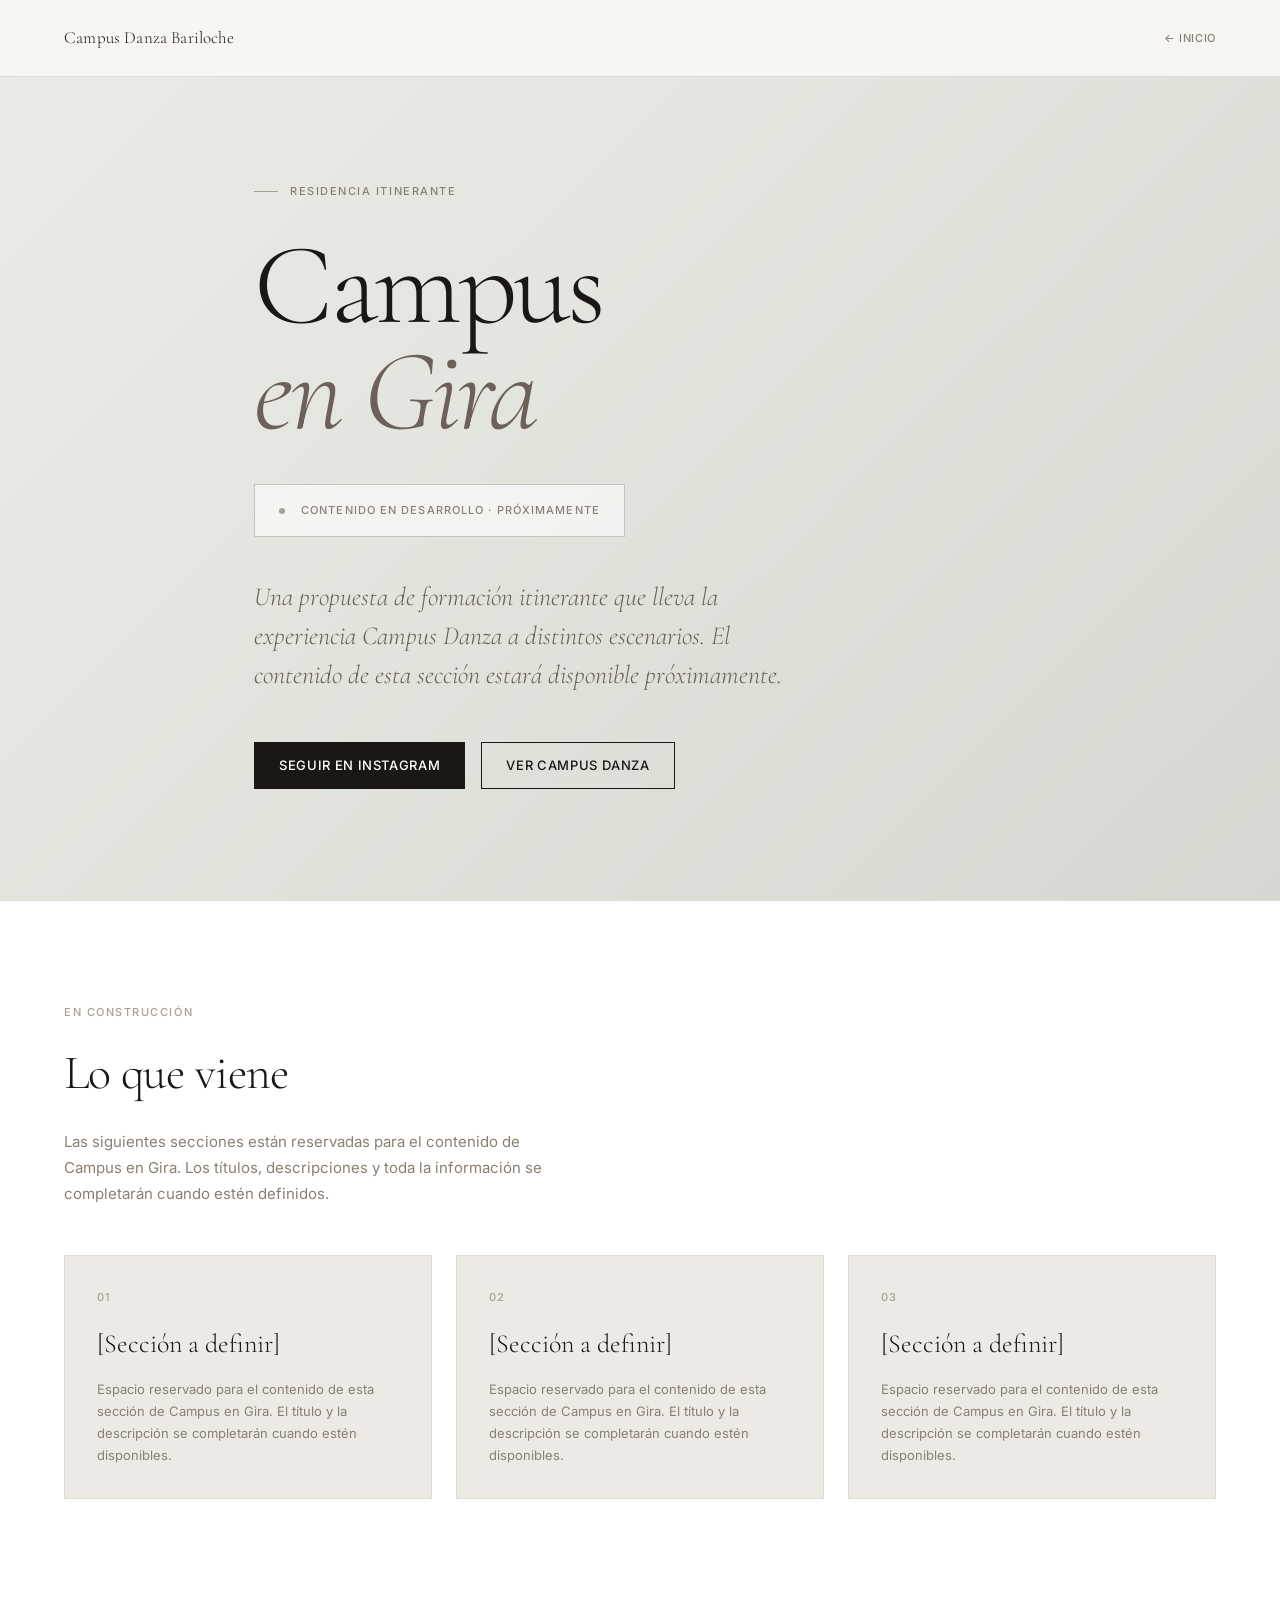
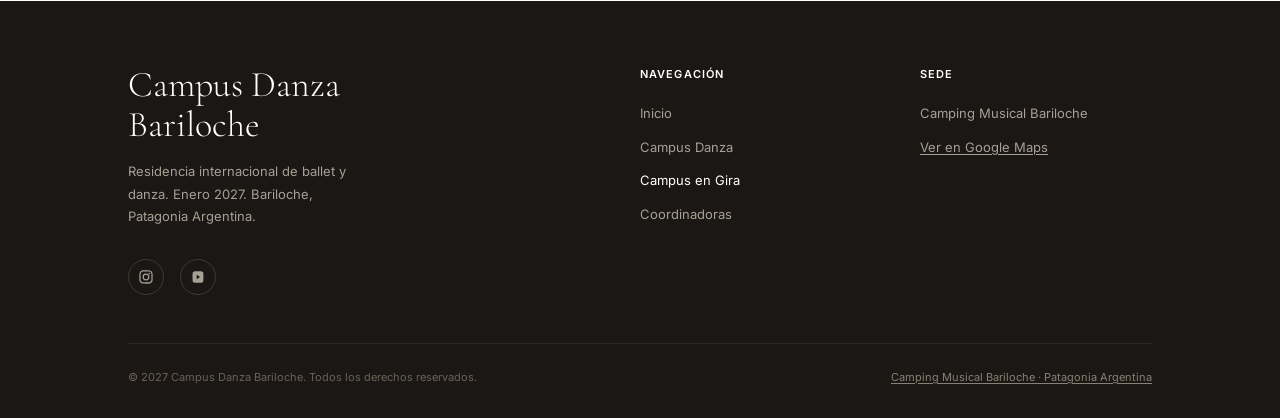
<file: campus-en-gira.html>
<!DOCTYPE html>
<html lang="es">

<head>
  <meta charset="UTF-8" />
  <meta name="viewport" content="width=device-width, initial-scale=1.0" />
  <title>Campus en Gira — Campus Danza Bariloche</title>
  <meta name="description"
    content="Campus en Gira: la residencia itinerante de Campus Danza Bariloche. Próximamente." />
  <link rel="preconnect" href="https://fonts.googleapis.com" />
  <link rel="preconnect" href="https://fonts.gstatic.com" crossorigin />
  <link
    href="https://fonts.googleapis.com/css2?family=Cormorant+Garamond:ital,wght@0,300;0,400;0,500;0,600;1,300;1,400&family=Inter:wght@300;400;500;600&display=swap"
    rel="stylesheet" />
  <link rel="stylesheet" href="styles.css" />
  <style>
    body {
      background-color: var(--color-off-white);
    }

    /* Top brand bar */


    .gira-topbar {
      position: fixed;
      top: 0;
      left: 0;
      right: 0;
      z-index: 100;
      display: flex;
      align-items: center;
      justify-content: space-between;
      padding: var(--space-6) var(--gutter);
      background-color: rgba(248, 246, 243, 0.97);
      backdrop-filter: blur(12px);
      -webkit-backdrop-filter: blur(12px);
      border-bottom: var(--border-thin);
    }

    .gira-topbar__logo {
      font-family: var(--font-display);
      font-size: var(--text-md);
      font-weight: 300;
      letter-spacing: 0.01em;
      color: var(--color-ink);
      text-decoration: none;
    }

    .gira-topbar__back {
      display: flex;
      align-items: center;
      gap: var(--space-2);
      font-family: var(--font-body);
      font-size: var(--text-xs);
      font-weight: 500;
      letter-spacing: 0.06em;
      text-transform: uppercase;
      color: var(--color-warm-gray-500);
      text-decoration: none;
      transition: color var(--transition-fast);
    }

    .gira-topbar__back:hover {
      color: var(--color-ink);
    }

    /* Hero */
    .gira-hero {
      padding-top: 64px;
      position: relative;
      min-height: 100svh;
      display: flex;
      flex-direction: column;
      justify-content: center;
      overflow: hidden;
    }

    .gira-hero__bg {
      position: absolute;
      inset: 0;
      background: linear-gradient(135deg,
          #ccd4cc 0%,
          #b8c4b5 25%,
          #a5b5a0 50%,
          #8fa08a 75%,
          #7b8e78 100%);
    }

    .gira-hero__overlay {
      position: absolute;
      inset: 0;
      background: rgba(248, 246, 243, 0.72);
    }

    .gira-hero__content {
      position: relative;
      z-index: 2;
      padding: var(--space-24) var(--gutter);
      max-width: 900px;
      margin: 0 auto;
      width: 100%;
    }

    .gira-eyebrow {
      display: inline-flex;
      align-items: center;
      gap: var(--space-3);
      font-family: var(--font-body);
      font-size: var(--text-xs);
      font-weight: 500;
      letter-spacing: 0.14em;
      text-transform: uppercase;
      color: var(--color-warm-gray-500);
      margin-bottom: var(--space-8);
    }

    .gira-eyebrow::before {
      content: '';
      display: inline-block;
      width: 24px;
      height: 1px;
      background-color: var(--color-warm-gray-400);
    }

    .gira-title {
      font-family: var(--font-display);
      font-size: clamp(3.5rem, 9vw, 8rem);
      font-weight: 300;
      letter-spacing: -0.03em;
      line-height: 0.92;
      color: var(--color-ink);
      margin-bottom: var(--space-10);
    }

    .gira-title em {
      font-style: italic;
      color: var(--color-warm-gray-600);
    }

    .gira-coming {
      display: inline-flex;
      align-items: center;
      gap: var(--space-4);
      padding: var(--space-4) var(--space-6);
      border: var(--border-medium);
      background-color: rgba(255, 255, 255, 0.6);
      margin-bottom: var(--space-10);
    }

    .gira-coming__dot {
      width: 6px;
      height: 6px;
      border-radius: 50%;
      background-color: var(--color-warm-gray-400);
      animation: pulse 2s ease-in-out infinite;
    }

    @keyframes pulse {

      0%,
      100% {
        opacity: 1;
        transform: scale(1);
      }

      50% {
        opacity: 0.4;
        transform: scale(0.8);
      }
    }

    .gira-coming__text {
      font-family: var(--font-body);
      font-size: var(--text-xs);
      font-weight: 500;
      letter-spacing: 0.1em;
      text-transform: uppercase;
      color: var(--color-warm-gray-500);
    }

    .gira-desc {
      font-family: var(--font-display);
      font-size: clamp(var(--text-lg), 2.5vw, var(--text-xl));
      font-weight: 300;
      font-style: italic;
      line-height: 1.5;
      color: var(--color-warm-gray-600);
      max-width: 48ch;
      margin-bottom: var(--space-12);
    }

    /* Placeholder sections */
    .gira-sections {
      padding-block: var(--section-gap);
      background-color: var(--color-white);
      border-top: var(--border-thin);
    }

    .gira-placeholder-grid {
      display: grid;
      grid-template-columns: repeat(3, 1fr);
      gap: var(--space-6);
    }

    .gira-placeholder-item {
      padding: var(--space-8);
      border: var(--border-thin);
      background-color: var(--color-warm-gray-100);
    }

    .gira-placeholder-item__num {
      font-family: var(--font-body);
      font-size: var(--text-xs);
      font-weight: 500;
      letter-spacing: 0.1em;
      color: var(--color-warm-gray-400);
      margin-bottom: var(--space-4);
    }

    .gira-placeholder-item__title {
      font-family: var(--font-display);
      font-size: var(--text-xl);
      font-weight: 300;
      color: var(--color-ink);
      margin-bottom: var(--space-3);
    }

    .gira-placeholder-item__text {
      font-family: var(--font-body);
      font-size: var(--text-sm);
      color: var(--color-warm-gray-500);
      line-height: 1.7;
    }

    @media (max-width: 768px) {
      .gira-placeholder-grid {
        grid-template-columns: 1fr;
      }
    }
  </style>
</head>

<body class="page-enter">

  <!-- Topbar -->
  <header class="gira-topbar" role="banner">
    <a href="index.html" class="gira-topbar__logo" aria-label="Campus Danza Bariloche — Inicio">
      Campus Danza Bariloche
    </a>
    <a href="index.html" class="gira-topbar__back" aria-label="Volver al inicio">
      ← Inicio
    </a>
  </header>

  <main id="main-content">

    <!-- Hero -->
    <section class="gira-hero" aria-label="Campus en Gira — presentación">
      <div class="gira-hero__bg" aria-hidden="true"></div>
      <div class="gira-hero__overlay" aria-hidden="true"></div>
      <div class="gira-hero__content">

        <p class="gira-eyebrow">Residencia itinerante</p>

        <h1 class="gira-title">
          Campus<br>
          <em>en Gira</em>
        </h1>

        <div class="gira-coming" role="status" aria-live="polite">
          <span class="gira-coming__dot" aria-hidden="true"></span>
          <span class="gira-coming__text">Contenido en desarrollo · Próximamente</span>
        </div>

        <p class="gira-desc">
          Una propuesta de formación itinerante que lleva la experiencia Campus Danza a distintos escenarios. El
          contenido de esta sección estará disponible próximamente.
        </p>

        <div style="display: flex; gap: var(--space-4); flex-wrap: wrap;">
          <a href="https://www.instagram.com/campus_danza_bariloche/" target="_blank" rel="noopener noreferrer"
            class="btn btn-dark" id="cta-gira-instagram">Seguir en Instagram</a>
          <a href="index.html" class="btn btn-outline" id="cta-gira-volver">Ver Campus Danza</a>
        </div>

      </div>
    </section>

    <!-- Placeholder sections -->
    <section class="gira-sections" aria-label="Próximas secciones de Campus en Gira">
      <div class="container">

        <div style="margin-bottom: var(--space-12);">
          <p
            style="font-family: var(--font-body); font-size: var(--text-xs); font-weight: 500; letter-spacing: 0.14em; text-transform: uppercase; color: var(--color-warm-gray-400); margin-bottom: var(--space-3);">
            En construcción</p>
          <h2
            style="font-family: var(--font-display); font-size: clamp(var(--text-2xl), 4vw, var(--text-3xl)); font-weight: 300; letter-spacing: -0.015em; color: var(--color-ink);">
            Lo que viene</h2>
          <p
            style="font-family: var(--font-body); font-size: var(--text-base); color: var(--color-warm-gray-500); max-width: 56ch; margin-top: var(--space-4); line-height: 1.75;">
            Las siguientes secciones están reservadas para el contenido de Campus en Gira. Los títulos, descripciones y
            toda la información se completarán cuando estén definidos.</p>
        </div>

        <div class="gira-placeholder-grid">

          <div class="gira-placeholder-item" id="gira-placeholder-1">
            <p class="gira-placeholder-item__num">01</p>
            <h3 class="gira-placeholder-item__title">[Sección a definir]</h3>
            <p class="gira-placeholder-item__text">Espacio reservado para el contenido de esta sección de Campus en
              Gira. El título y la descripción se completarán cuando estén disponibles.</p>
          </div>

          <div class="gira-placeholder-item" id="gira-placeholder-2">
            <p class="gira-placeholder-item__num">02</p>
            <h3 class="gira-placeholder-item__title">[Sección a definir]</h3>
            <p class="gira-placeholder-item__text">Espacio reservado para el contenido de esta sección de Campus en
              Gira. El título y la descripción se completarán cuando estén disponibles.</p>
          </div>

          <div class="gira-placeholder-item" id="gira-placeholder-3">
            <p class="gira-placeholder-item__num">03</p>
            <h3 class="gira-placeholder-item__title">[Sección a definir]</h3>
            <p class="gira-placeholder-item__text">Espacio reservado para el contenido de esta sección de Campus en
              Gira. El título y la descripción se completarán cuando estén disponibles.</p>
          </div>

        </div>

      </div>
    </section>

  </main>

  <!-- Footer -->
  <footer class="site-footer" role="contentinfo">
    <div class="container">
      <div class="footer-grid">
        <div>
          <p class="footer-logo">Campus Danza<br>Bariloche</p>
          <p class="footer-tagline">Residencia internacional de ballet y danza. Enero 2027. Bariloche, Patagonia
            Argentina.</p>
          <div class="footer-social">
            <a href="https://www.instagram.com/campus_danza_bariloche/" target="_blank" rel="noopener noreferrer"
              class="footer-social-link" aria-label="Instagram">
              <svg xmlns="http://www.w3.org/2000/svg" width="16" height="16" viewBox="0 0 24 24" fill="currentColor"
                aria-hidden="true">
                <path
                  d="M12 2C9.29 2 8.94 2 7.87 2.06 7.04 2.07 6.22 2.23 5.44 2.52 4.79 2.78 4.23 3.12 3.67 3.68 3.12 4.23 2.77 4.79 2.52 5.45 2.27 6.09 2.1 6.81 2.06 7.88 2.01 8.94 2 9.28 2 12c0 2.71 0 3.05.06 4.12.04 1.07.22 1.81.46 2.44.26.66.6 1.21 1.15 1.77.56.56 1.11.89 1.77 1.14.63.25 1.35.42 2.42.46C8.94 22 9.28 22 12 22c2.71 0 3.05 0 4.12-.06 1.06-.04 1.79-.21 2.42-.46.67-.25 1.21-.58 1.77-1.14.56-.56.89-1.11 1.14-1.77.25-.63.42-1.37.46-2.44C22 15.05 22 14.71 22 12c0-2.71 0-3.06-.06-4.12-.04-1.07-.21-1.79-.46-2.42-.25-.66-.58-1.22-1.14-1.77-.56-.56-1.1-.89-1.77-1.14-.63-.25-1.36-.42-2.42-.46C15.05 2 14.71 2 12 2zm-1.1 1.81H12c2.66 0 2.98.01 4.03.06.63.01 1.26.13 1.85.34.45.18.77.39 1.1.72.34.34.54.66.72 1.1.21.6.33 1.22.34 1.86.05 1.05.06 1.37.06 4.02 0 2.66-.01 2.98-.06 4.04-.01.63-.13 1.26-.34 1.85-.18.45-.38.77-.72 1.1-.33.34-.65.54-1.1.72-.59.21-1.22.33-1.85.34-1.05.05-1.37.06-4.03.06-2.67 0-2.98-.01-4.04-.06-.63-.01-1.26-.13-1.85-.34-.47-.18-.79-.38-1.1-.72-.34-.33-.55-.65-.72-1.1-.21-.59-.33-1.22-.34-1.85-.05-1.06-.06-1.38-.06-4.04 0-2.67.01-2.98.06-4.03.01-.64.13-1.26.34-1.86.18-.44.38-.77.72-1.1.31-.33.63-.54 1.1-.72.6-.21 1.22-.33 1.85-.34.88-.05 1.24-.06 3.09-.06v.01zm6.28 1.66a1.19 1.19 0 100 2.39 1.19 1.19 0 000-2.39zM12 6.86a5.14 5.14 0 100 10.28A5.14 5.14 0 0012 6.86zm0 1.81a3.33 3.33 0 110 6.66 3.33 3.33 0 010-6.66z" />
              </svg>
            </a>
            <a href="https://youtube.com/@campusdanzabariloche" target="_blank" rel="noopener noreferrer"
              class="footer-social-link" aria-label="YouTube">
              <svg xmlns="http://www.w3.org/2000/svg" width="16" height="16" viewBox="0 0 24 24" fill="currentColor"
                aria-hidden="true">
                <path
                  d="M19.81 5.42A2.5 2.5 0 0018.04 3.6C16.46 3.2 12 3.2 12 3.2s-4.46 0-6.04.4A2.5 2.5 0 004.19 5.42C3.8 7 3.8 12 3.8 12s0 5 .39 6.58a2.5 2.5 0 001.77 1.77C7.54 20.8 12 20.8 12 20.8s4.46 0 6.04-.45a2.5 2.5 0 001.77-1.77C20.2 17 20.2 12 20.2 12s0-5-.39-6.58zM10 15.4V8.6l5.2 3.4-5.2 3.4z" />
              </svg>
            </a>
          </div>
        </div>
        <div>
          <p class="footer-heading">Navegación</p>
          <nav class="footer-links">
            <a href="index.html" class="footer-link">Inicio</a>
            <a href="campus-danza.html" class="footer-link">Campus Danza</a>
            <a href="campus-en-gira.html" class="footer-link" style="color:var(--color-white);">Campus en Gira</a>
            <a href="coordinadoras.html" class="footer-link">Coordinadoras</a>
          </nav>
        </div>
        <div>
          <p class="footer-heading">Sede</p>
          <div class="footer-links">
            <p class="footer-link" style="cursor:default;">Camping Musical Bariloche</p>
            <a href="https://maps.app.goo.gl/dXdB7FZggPeKBHQ77" target="_blank" rel="noopener noreferrer"
              class="footer-link" style="text-decoration:underline;text-underline-offset:2px;">Ver en Google Maps</a>
          </div>
        </div>
      </div>
      <div class="footer-bottom">
        <p class="footer-copy">© 2027 Campus Danza Bariloche. Todos los derechos reservados.</p>
        <p class="footer-location"><a href="https://maps.app.goo.gl/dXdB7FZggPeKBHQ77" target="_blank"
            rel="noopener noreferrer">Camping Musical Bariloche · Patagonia Argentina</a></p>
      </div>
    </div>
  </footer>

</body>

</html>
</file>
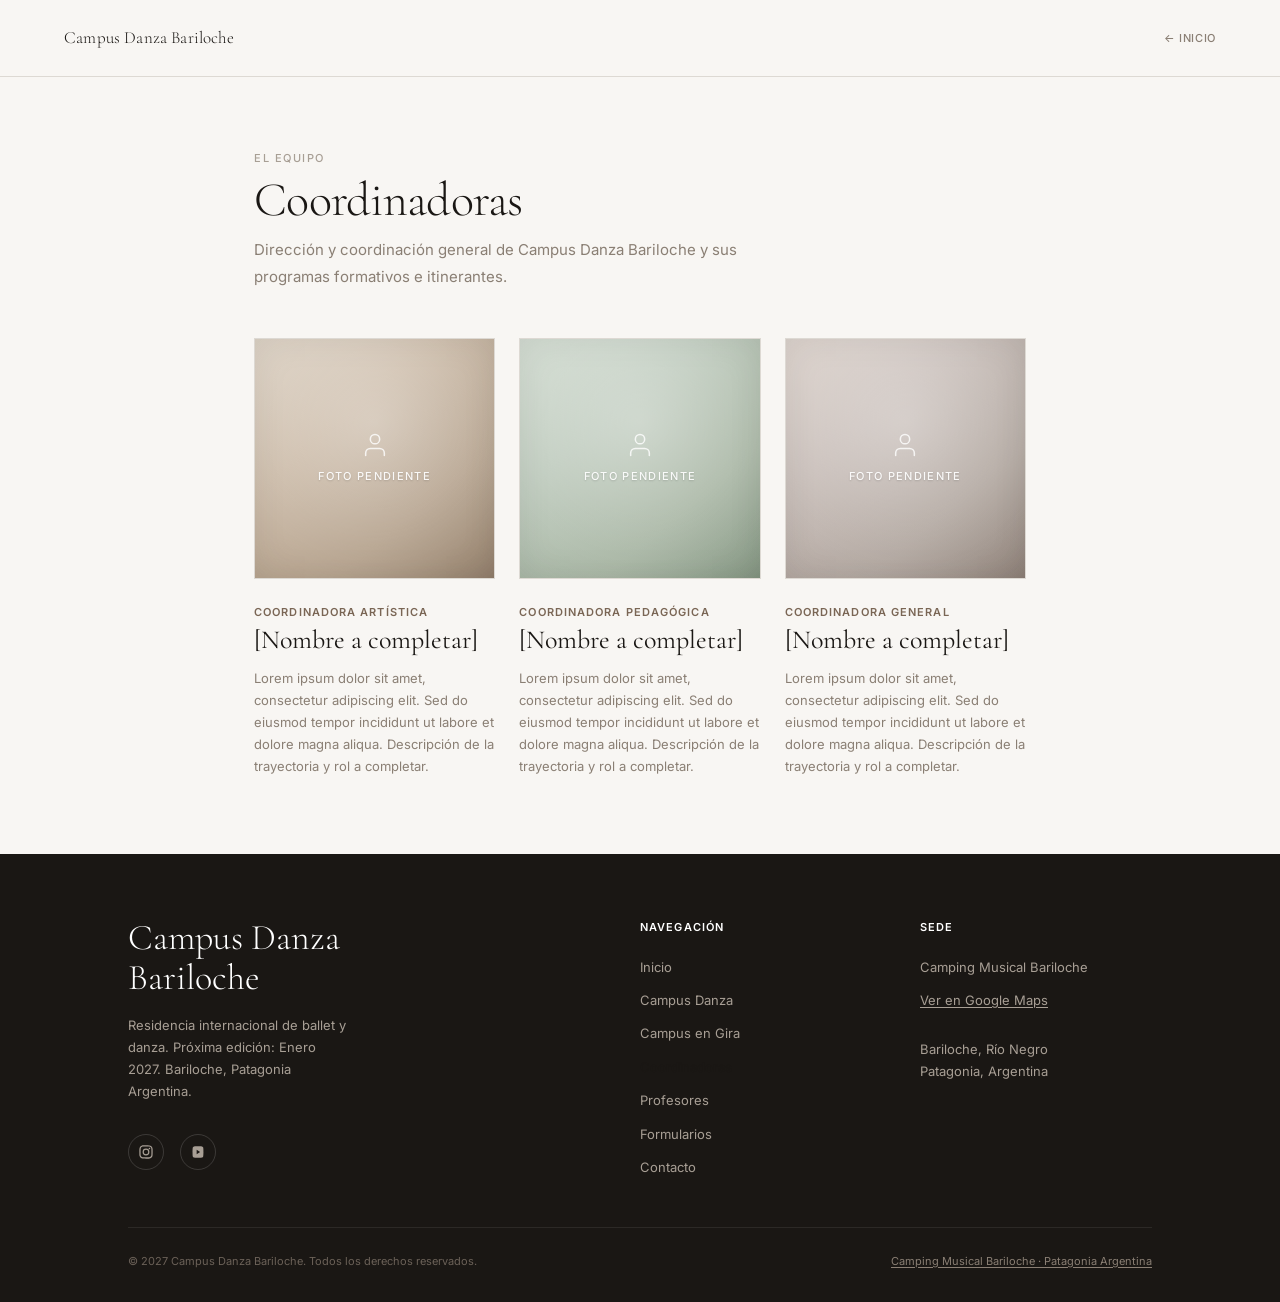
<file: coordinadoras.html>
<!DOCTYPE html>
<html lang="es">

<head>
  <meta charset="UTF-8" />
  <meta name="viewport" content="width=device-width, initial-scale=1.0" />
  <title>Coordinadoras — Campus Danza Bariloche</title>
  <meta name="description"
    content="Equipo de coordinación de Campus Danza Bariloche: Coordinación Artística, Pedagógica y General. Bariloche, Patagonia Argentina." />
  <meta property="og:title" content="Coordinadoras — Campus Danza Bariloche" />
  <meta property="og:description"
    content="Dirección y coordinación general de Campus Danza Bariloche y sus programas formativos e itinerantes." />
  <meta property="og:type" content="website" />
  <link rel="preconnect" href="https://fonts.googleapis.com" />
  <link rel="preconnect" href="https://fonts.gstatic.com" crossorigin />
  <link
    href="https://fonts.googleapis.com/css2?family=Cormorant+Garamond:ital,wght@0,300;0,400;0,500;0,600;1,300;1,400&family=Inter:wght@300;400;500;600&display=swap"
    rel="stylesheet" />
  <link rel="stylesheet" href="styles.css" />
  <style>
    body {
      background-color: var(--color-off-white);
    }

    /* Topbar de Coordinadoras */
    .coord-topbar {
      position: fixed;
      top: 0;
      left: 0;
      right: 0;
      z-index: 100;
      display: flex;
      align-items: center;
      justify-content: space-between;
      padding: var(--space-6) var(--gutter);
      background-color: rgba(248, 246, 243, 0.97);
      backdrop-filter: blur(12px);
      -webkit-backdrop-filter: blur(12px);
      border-bottom: var(--border-thin);
    }

    .coord-topbar__logo {
      font-family: var(--font-display);
      font-size: var(--text-md);
      font-weight: 300;
      letter-spacing: 0.01em;
      color: var(--color-ink);
      text-decoration: none;
    }

    .coord-topbar__back {
      display: flex;
      align-items: center;
      gap: var(--space-2);
      font-family: var(--font-body);
      font-size: var(--text-xs);
      font-weight: 500;
      letter-spacing: 0.06em;
      text-transform: uppercase;
      color: var(--color-warm-gray-500);
      text-decoration: none;
      transition: color var(--transition-fast);
    }

    .coord-topbar__back:hover {
      color: var(--color-ink);
    }

    /* Página principal de Coordinadoras */
    .coordinadoras-page {
      padding-top: 72px;
      min-height: calc(100svh - 200px);
      display: flex;
      flex-direction: column;
      justify-content: center;
    }

    .coordinadoras-page .coordinadoras-section {
      background-color: transparent;
      border-top: none;
      border-bottom: none;
      padding: clamp(3.5rem, 6vw, 5.5rem) 0;
    }
  </style>
</head>

<body class="page-enter">

  <!-- ───── TOPBAR ───── -->
  <header class="coord-topbar" role="banner">
    <a href="index.html" class="coord-topbar__logo" aria-label="Campus Danza Bariloche — Inicio">
      Campus Danza Bariloche
    </a>
    <a href="index.html" class="coord-topbar__back" aria-label="Volver al inicio">
      ← Inicio
    </a>
  </header>

  <main id="main-content" class="coordinadoras-page">

    <!-- ── COORDINADORAS SECTION ── -->
    <section class="coordinadoras-section" id="coordinadoras" aria-labelledby="coord-title">
      <div class="coord-container">

        <div class="coord-header">
          <p class="coord-header__sup">El equipo</p>
          <h2 class="coord-header__title" id="coord-title">Coordinadoras</h2>
          <p class="coord-header__desc">
            Dirección y coordinación general de Campus Danza Bariloche y sus programas formativos e itinerantes.
          </p>
        </div>

        <div class="coords-grid" role="list">

          <!-- Coordinadora 1: Coordinadora Artística (Paleta Danza) -->
          <article class="person-card coord-card" role="listitem" id="coordinadora-1">
            <div class="coord-card__image-wrap">
              <div class="coord-placeholder coord-placeholder--danza" aria-label="Foto pendiente: Coordinadora Artística">
                <div class="coord-placeholder__glow" aria-hidden="true"></div>
                <div class="coord-placeholder__inner">
                  <svg class="coord-placeholder__icon" viewBox="0 0 24 24" fill="none" stroke="currentColor" stroke-width="1.3" stroke-linecap="round" stroke-linejoin="round" aria-hidden="true">
                    <path d="M20 21v-2a4 4 0 0 0-4-4H8a4 4 0 0 0-4 4v2"></path>
                    <circle cx="12" cy="7" r="4"></circle>
                  </svg>
                  <span class="coord-placeholder__tag">Foto pendiente</span>
                </div>
              </div>
            </div>
            <div class="coord-card__info">
              <span class="coord-card__role">Coordinadora Artística</span>
              <h3 class="coord-card__name">[Nombre a completar]</h3>
              <p class="coord-card__bio">
                Lorem ipsum dolor sit amet, consectetur adipiscing elit. Sed do eiusmod tempor incididunt ut labore et dolore magna aliqua. Descripción de la trayectoria y rol a completar.
              </p>
            </div>
          </article>

          <!-- Coordinadora 2: Coordinadora Pedagógica (Paleta Gira) -->
          <article class="person-card coord-card" role="listitem" id="coordinadora-2">
            <div class="coord-card__image-wrap">
              <div class="coord-placeholder coord-placeholder--gira" aria-label="Foto pendiente: Coordinadora Pedagógica">
                <div class="coord-placeholder__glow" aria-hidden="true"></div>
                <div class="coord-placeholder__inner">
                  <svg class="coord-placeholder__icon" viewBox="0 0 24 24" fill="none" stroke="currentColor" stroke-width="1.3" stroke-linecap="round" stroke-linejoin="round" aria-hidden="true">
                    <path d="M20 21v-2a4 4 0 0 0-4-4H8a4 4 0 0 0-4 4v2"></path>
                    <circle cx="12" cy="7" r="4"></circle>
                  </svg>
                  <span class="coord-placeholder__tag">Foto pendiente</span>
                </div>
              </div>
            </div>
            <div class="coord-card__info">
              <span class="coord-card__role">Coordinadora Pedagógica</span>
              <h3 class="coord-card__name">[Nombre a completar]</h3>
              <p class="coord-card__bio">
                Lorem ipsum dolor sit amet, consectetur adipiscing elit. Sed do eiusmod tempor incididunt ut labore et dolore magna aliqua. Descripción de la trayectoria y rol a completar.
              </p>
            </div>
          </article>

          <!-- Coordinadora 3: Coordinadora General (Paleta Marca) -->
          <article class="person-card coord-card" role="listitem" id="coordinadora-3">
            <div class="coord-card__image-wrap">
              <div class="coord-placeholder coord-placeholder--general" aria-label="Foto pendiente: Coordinadora General">
                <div class="coord-placeholder__glow" aria-hidden="true"></div>
                <div class="coord-placeholder__inner">
                  <svg class="coord-placeholder__icon" viewBox="0 0 24 24" fill="none" stroke="currentColor" stroke-width="1.3" stroke-linecap="round" stroke-linejoin="round" aria-hidden="true">
                    <path d="M20 21v-2a4 4 0 0 0-4-4H8a4 4 0 0 0-4 4v2"></path>
                    <circle cx="12" cy="7" r="4"></circle>
                  </svg>
                  <span class="coord-placeholder__tag">Foto pendiente</span>
                </div>
              </div>
            </div>
            <div class="coord-card__info">
              <span class="coord-card__role">Coordinadora General</span>
              <h3 class="coord-card__name">[Nombre a completar]</h3>
              <p class="coord-card__bio">
                Lorem ipsum dolor sit amet, consectetur adipiscing elit. Sed do eiusmod tempor incididunt ut labore et dolore magna aliqua. Descripción de la trayectoria y rol a completar.
              </p>
            </div>
          </article>

        </div>

      </div>
    </section>

  </main>

  <!-- ───── FOOTER ───── -->
  <footer class="site-footer" role="contentinfo">
    <div class="container">
      <div class="footer-grid">

        <!-- Col 1: Marca + redes -->
        <div>
          <p class="footer-logo">Campus Danza<br>Bariloche</p>
          <p class="footer-tagline">Residencia internacional de ballet y danza. Próxima edición: Enero 2027. Bariloche, Patagonia Argentina.</p>
          <div class="footer-social">
            <a href="https://www.instagram.com/campus_danza_bariloche/" target="_blank" rel="noopener noreferrer"
              class="footer-social-link" aria-label="Instagram Campus Danza Bariloche">
              <svg xmlns="http://www.w3.org/2000/svg" width="16" height="16" viewBox="0 0 24 24" fill="currentColor"
                aria-hidden="true">
                <path
                  d="M12 2C9.29 2 8.94 2 7.87 2.06 7.04 2.07 6.22 2.23 5.44 2.52 4.79 2.78 4.23 3.12 3.67 3.68 3.12 4.23 2.77 4.79 2.52 5.45 2.27 6.09 2.1 6.81 2.06 7.88 2.01 8.94 2 9.28 2 12c0 2.71 0 3.05.06 4.12.04 1.07.22 1.81.46 2.44.26.66.6 1.21 1.15 1.77.56.56 1.11.89 1.77 1.14.63.25 1.35.42 2.42.46C8.94 22 9.28 22 12 22c2.71 0 3.05 0 4.12-.06 1.06-.04 1.79-.21 2.42-.46.67-.25 1.21-.58 1.77-1.14.56-.56.89-1.11 1.14-1.77.25-.63.42-1.37.46-2.44C22 15.05 22 14.71 22 12c0-2.71 0-3.06-.06-4.12-.04-1.07-.21-1.79-.46-2.42-.25-.66-.58-1.22-1.14-1.77-.56-.56-1.1-.89-1.77-1.14-.63-.25-1.36-.42-2.42-.46C15.05 2 14.71 2 12 2zm-1.1 1.81H12c2.66 0 2.98.01 4.03.06.63.01 1.26.13 1.85.34.45.18.77.39 1.1.72.34.34.54.66.72 1.1.21.6.33 1.22.34 1.86.05 1.05.06 1.37.06 4.02 0 2.66-.01 2.98-.06 4.04-.01.63-.13 1.26-.34 1.85-.18.45-.38.77-.72 1.1-.33.34-.65.54-1.1.72-.59.21-1.22.33-1.85.34-1.05.05-1.37.06-4.03.06-2.67 0-2.98-.01-4.04-.06-.63-.01-1.26-.13-1.85-.34-.47-.18-.79-.38-1.1-.72-.34-.33-.55-.65-.72-1.1-.21-.59-.33-1.22-.34-1.85-.05-1.06-.06-1.38-.06-4.04 0-2.67.01-2.98.06-4.03.01-.64.13-1.26.34-1.86.18-.44.38-.77.72-1.1.31-.33.63-.54 1.1-.72.6-.21 1.22-.33 1.85-.34.88-.05 1.24-.06 3.09-.06v.01zm6.28 1.66a1.19 1.19 0 100 2.39 1.19 1.19 0 000-2.39zM12 6.86a5.14 5.14 0 100 10.28A5.14 5.14 0 0012 6.86zm0 1.81a3.33 3.33 0 110 6.66 3.33 3.33 0 010-6.66z" />
              </svg>
            </a>
            <a href="https://youtube.com/@campusdanzabariloche" target="_blank" rel="noopener noreferrer"
              class="footer-social-link" aria-label="YouTube Campus Danza Bariloche">
              <svg xmlns="http://www.w3.org/2000/svg" width="16" height="16" viewBox="0 0 24 24" fill="currentColor"
                aria-hidden="true">
                <path
                  d="M19.81 5.42A2.5 2.5 0 0018.04 3.6C16.46 3.2 12 3.2 12 3.2s-4.46 0-6.04.4A2.5 2.5 0 004.19 5.42C3.8 7 3.8 12 3.8 12s0 5 .39 6.58a2.5 2.5 0 001.77 1.77C7.54 20.8 12 20.8 12 20.8s4.46 0 6.04-.45a2.5 2.5 0 001.77-1.77C20.2 17 20.2 12 20.2 12s0-5-.39-6.58zM10 15.4V8.6l5.2 3.4-5.2 3.4z" />
              </svg>
            </a>
          </div>
        </div>

        <!-- Col 2: Navegación -->
        <div>
          <p class="footer-heading">Navegación</p>
          <nav class="footer-links" aria-label="Footer navegación">
            <a href="index.html" class="footer-link">Inicio</a>
            <a href="campus-danza.html" class="footer-link">Campus Danza</a>
            <a href="campus-en-gira.html" class="footer-link">Campus en Gira</a>
            <a href="coordinadoras.html" class="footer-link" style="color:var(--color-ink); font-weight:500;">Coordinadoras</a>
            <a href="campus-danza.html#profesores" class="footer-link">Profesores</a>
            <a href="campus-danza.html#formularios" class="footer-link">Formularios</a>
            <a href="campus-danza.html#contacto" class="footer-link">Contacto</a>
          </nav>
        </div>

        <!-- Col 3: Sede -->
        <div>
          <p class="footer-heading">Sede</p>
          <div class="footer-links">
            <p class="footer-link" style="cursor:default;">Camping Musical Bariloche</p>
            <a href="https://maps.app.goo.gl/dXdB7FZggPeKBHQ77" target="_blank" rel="noopener noreferrer"
              class="footer-link" style="text-decoration: underline; text-underline-offset: 2px;">Ver en Google Maps</a>
            <p class="footer-link" style="cursor:default; margin-top: var(--space-4);">Bariloche, Río Negro<br>Patagonia, Argentina</p>
          </div>
        </div>

      </div>

      <div class="footer-bottom">
        <p class="footer-copy">© 2027 Campus Danza Bariloche. Todos los derechos reservados.</p>
        <p class="footer-location">
          <a href="https://maps.app.goo.gl/dXdB7FZggPeKBHQ77" target="_blank" rel="noopener noreferrer">
            Camping Musical Bariloche · Patagonia Argentina
          </a>
        </p>
      </div>

    </div>
  </footer>

</body>

</html>
</file>
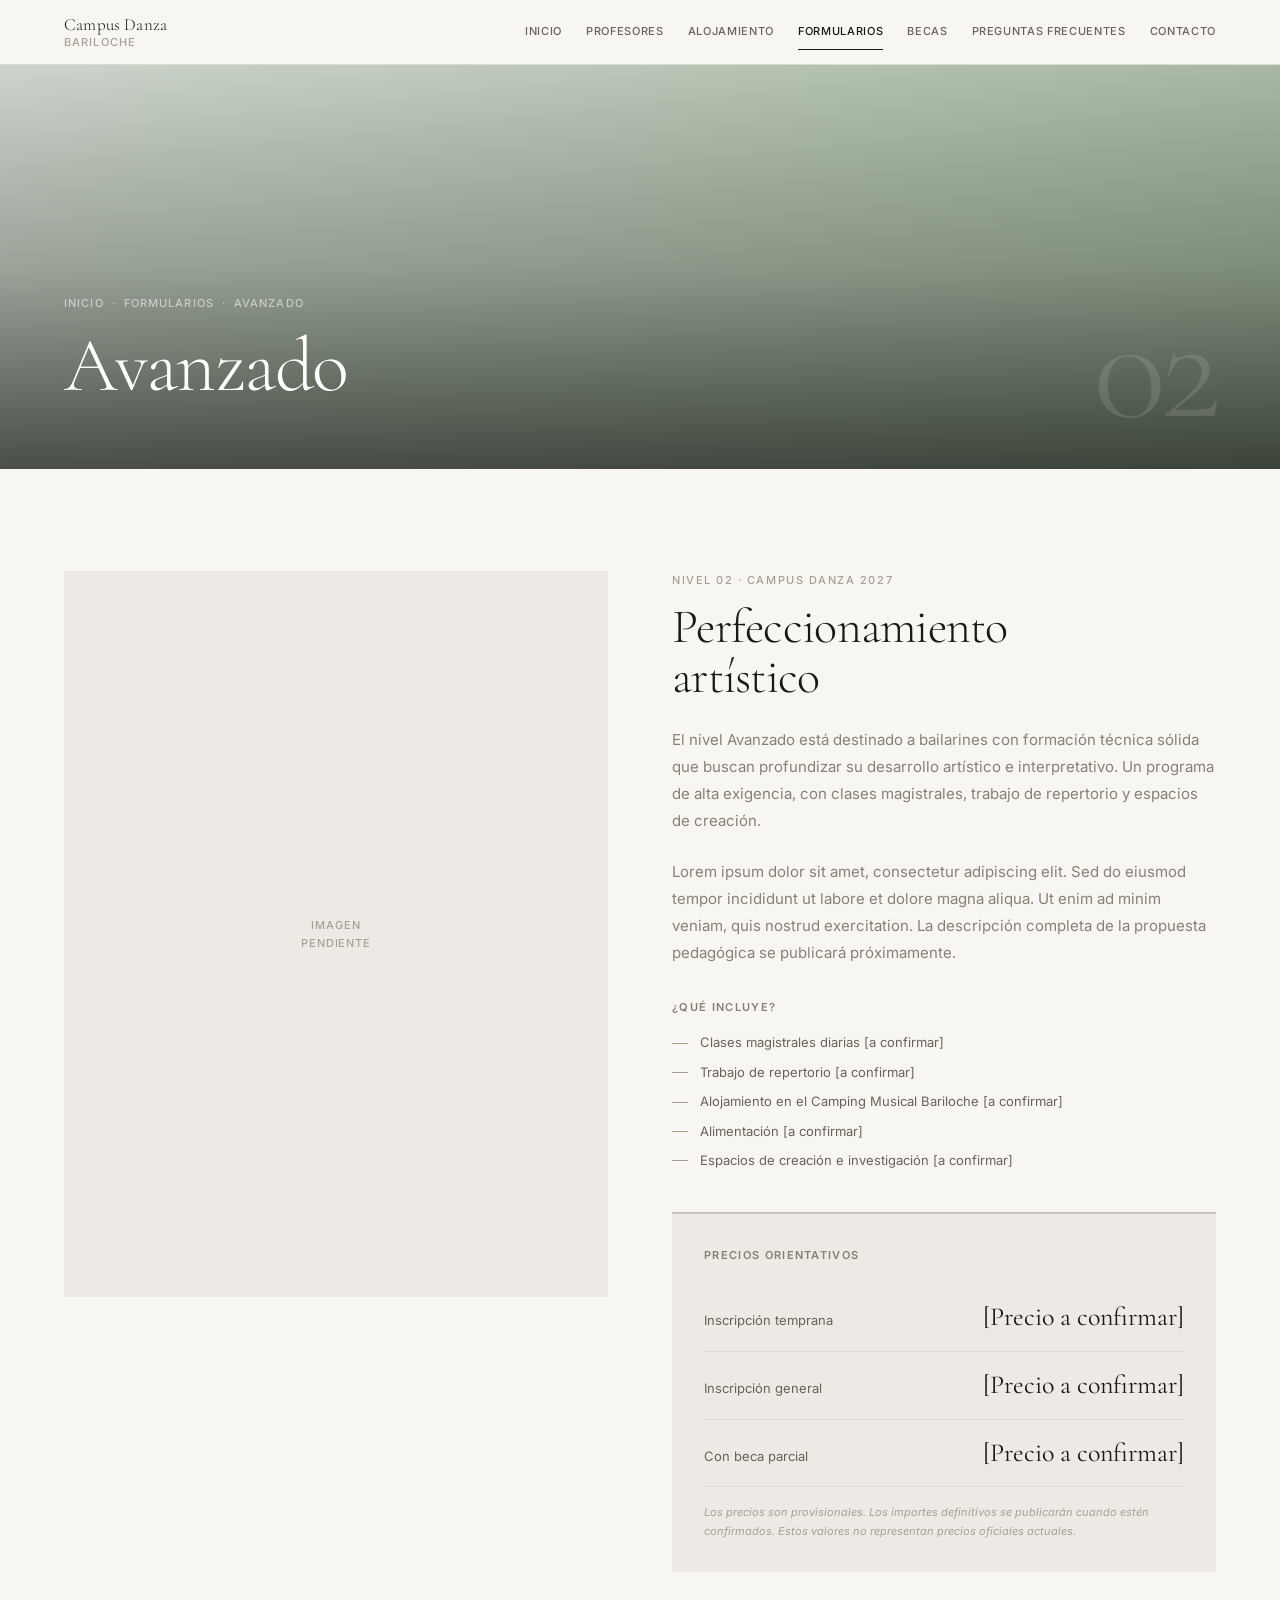
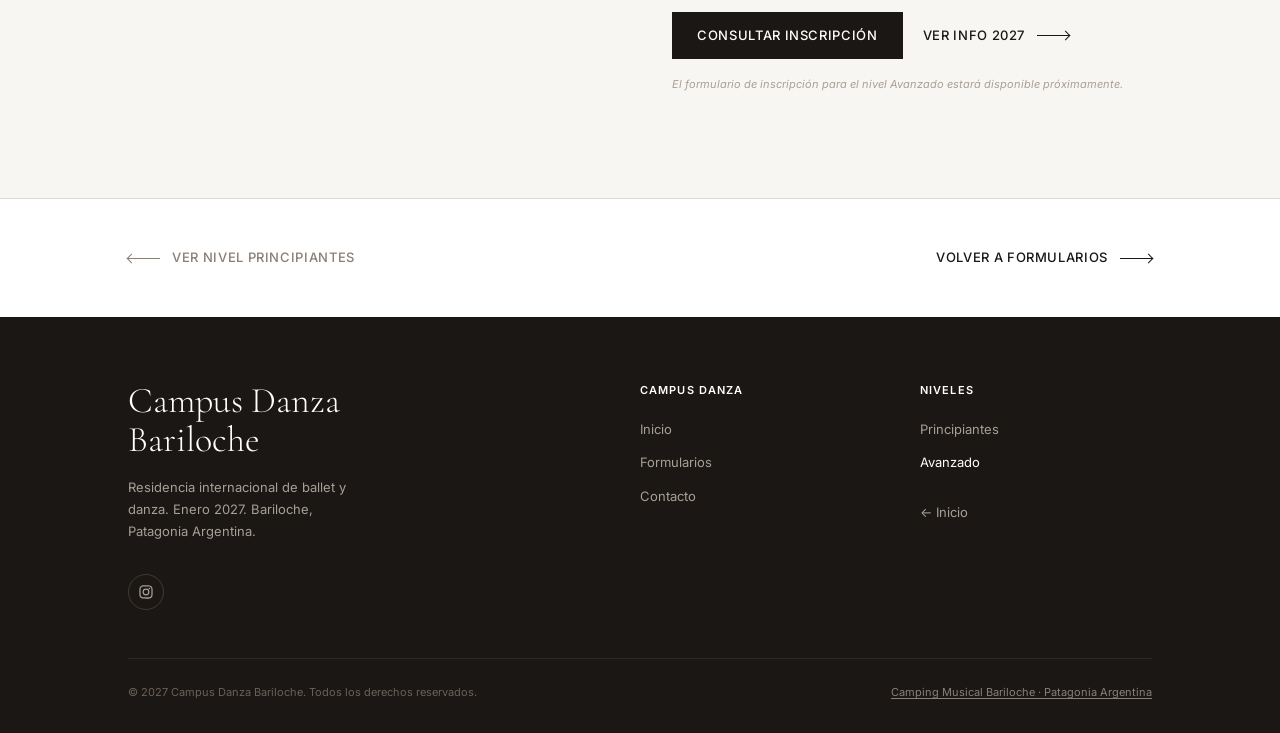
<file: nivel-avanzado.html>
<!DOCTYPE html>
<html lang="es">
<head>
  <meta charset="UTF-8" />
  <meta name="viewport" content="width=device-width, initial-scale=1.0" />
  <title>Avanzado — Campus Danza Bariloche</title>
  <meta name="description" content="Nivel Avanzado de Campus Danza Bariloche. Perfeccionamiento en ballet y danza para bailarines con formación técnica sólida. Enero 2027." />
  <link rel="preconnect" href="https://fonts.googleapis.com" />
  <link rel="preconnect" href="https://fonts.gstatic.com" crossorigin />
  <link href="https://fonts.googleapis.com/css2?family=Cormorant+Garamond:ital,wght@0,300;0,400;0,500;0,600;1,300;1,400&family=Inter:wght@300;400;500;600&display=swap" rel="stylesheet" />
  <link rel="stylesheet" href="styles.css" />
  <style>
    body { padding-top: 64px; }

    .level-hero {
      position: relative;
      min-height: clamp(300px, 45vh, 520px);
      display: flex;
      align-items: flex-end;
      overflow: hidden;
      background-color: var(--color-warm-gray-200);
    }
    .level-hero__bg-placeholder {
      position: absolute;
      inset: 0;
      background: linear-gradient(150deg, #cdd4cc 0%, #b0bfac 50%, #95a890 100%);
    }
    .level-hero__overlay {
      position: absolute;
      inset: 0;
      background: linear-gradient(to top, rgba(0,0,0,0.6) 0%, rgba(0,0,0,0.2) 50%, transparent 100%);
    }
    .level-hero__content {
      position: relative;
      z-index: 2;
      padding: var(--space-16) var(--gutter);
      width: 100%;
    }
    .level-hero__breadcrumb {
      display: flex;
      align-items: center;
      gap: var(--space-2);
      font-family: var(--font-body);
      font-size: var(--text-xs);
      font-weight: 500;
      letter-spacing: 0.1em;
      text-transform: uppercase;
      color: rgba(255,255,255,0.55);
      margin-bottom: var(--space-4);
    }
    .level-hero__breadcrumb a { color:inherit; text-decoration:none; transition: color var(--transition-fast); }
    .level-hero__breadcrumb a:hover { color: rgba(255,255,255,0.9); }
    .level-hero__num {
      font-family: var(--font-display);
      font-size: clamp(5rem, 12vw, 11rem);
      font-weight: 300;
      line-height: 1;
      color: rgba(255,255,255,0.12);
      position: absolute;
      right: var(--gutter);
      bottom: var(--space-6);
      letter-spacing: -0.04em;
      pointer-events: none;
    }
    .level-hero__title {
      font-family: var(--font-display);
      font-size: clamp(2.5rem, 6vw, 5rem);
      font-weight: 300;
      letter-spacing: -0.02em;
      line-height: 1;
      color: var(--color-white);
    }
    .level-content { padding-block: var(--section-gap); }
    .level-layout {
      display: grid;
      grid-template-columns: 1fr 1fr;
      gap: var(--space-16);
      align-items: start;
    }
    .level-image {
      position: relative;
      overflow: hidden;
      background-color: var(--color-warm-gray-100);
      aspect-ratio: 3/4;
    }
    .level-image img, .level-image .img-placeholder { width:100%; height:100%; object-fit:cover; }
    .level-label {
      font-family: var(--font-body);
      font-size: var(--text-xs);
      font-weight: 500;
      letter-spacing: 0.14em;
      text-transform: uppercase;
      color: var(--color-warm-gray-400);
      margin-bottom: var(--space-3);
    }
    .level-title-body {
      font-family: var(--font-display);
      font-size: clamp(var(--text-2xl), 4vw, var(--text-3xl));
      font-weight: 300;
      letter-spacing: -0.015em;
      line-height: 1.05;
      color: var(--color-ink);
      margin-bottom: var(--space-6);
    }
    .level-text {
      font-family: var(--font-body);
      font-size: var(--text-base);
      font-weight: 400;
      line-height: 1.8;
      color: var(--color-warm-gray-500);
      margin-bottom: var(--space-6);
    }
    .pricing-block {
      margin-top: var(--space-10);
      padding: var(--space-8);
      background-color: var(--color-warm-gray-100);
      border-top: 2px solid var(--color-warm-gray-300);
    }
    .pricing-label {
      font-family: var(--font-body);
      font-size: var(--text-xs);
      font-weight: 600;
      letter-spacing: 0.12em;
      text-transform: uppercase;
      color: var(--color-warm-gray-500);
      margin-bottom: var(--space-5);
    }
    .pricing-row {
      display: flex;
      justify-content: space-between;
      align-items: baseline;
      padding: var(--space-3) 0;
      border-bottom: var(--border-thin);
    }
    .pricing-row:last-child { border-bottom: none; }
    .pricing-item { font-family:var(--font-body); font-size:var(--text-sm); color:var(--color-warm-gray-600); }
    .pricing-value { font-family:var(--font-display); font-size:var(--text-xl); font-weight:400; color:var(--color-ink); }
    .pricing-note { font-family:var(--font-body); font-size:var(--text-xs); color:var(--color-warm-gray-400); margin-top:var(--space-4); font-style:italic; }
    .includes-block { margin-top: var(--space-8); }
    .includes-title { font-family:var(--font-body); font-size:var(--text-xs); font-weight:600; letter-spacing:0.12em; text-transform:uppercase; color:var(--color-warm-gray-500); margin-bottom:var(--space-4); }
    .includes-list { list-style:none; display:flex; flex-direction:column; gap:var(--space-2); }
    .includes-list li { display:flex; align-items:center; gap:var(--space-3); font-family:var(--font-body); font-size:var(--text-sm); color:var(--color-warm-gray-600); }
    .includes-list li::before { content:''; flex-shrink:0; width:16px; height:1px; background-color:var(--color-warm-gray-400); }
    .level-cta { margin-top:var(--space-10); display:flex; align-items:center; gap:var(--space-5); flex-wrap:wrap; }
    .form-soon { display:inline-flex; align-items:center; gap:var(--space-2); font-family:var(--font-body); font-size:var(--text-xs); font-weight:400; color:var(--color-warm-gray-400); font-style:italic; }
    @media (max-width: 768px) {
      .level-layout { grid-template-columns: 1fr; }
      .level-image { aspect-ratio: 16/9; }
    }
  </style>
</head>
<body class="page-enter">

  <nav class="campus-nav" role="navigation" aria-label="Navegación Campus Danza">
    <div class="campus-nav__inner">
      <a href="campus-danza.html" class="campus-nav__logo">
        Campus Danza
        <small>Bariloche</small>
      </a>
      <div class="campus-nav__links">
        <a href="campus-danza.html#inicio" class="campus-nav__link">Inicio</a>
        <a href="campus-danza.html#profesores" class="campus-nav__link">Profesores</a>
        <a href="campus-danza.html#alojamiento" class="campus-nav__link">Alojamiento</a>
        <a href="campus-danza.html#formularios" class="campus-nav__link active">Formularios</a>
        <a href="campus-danza.html#becas" class="campus-nav__link">Becas</a>
        <a href="campus-danza.html#faq" class="campus-nav__link">Preguntas frecuentes</a>
        <a href="campus-danza.html#contacto" class="campus-nav__link">Contacto</a>
      </div>
      <button class="hamburger" id="hamburger-btn" aria-label="Abrir menú" aria-expanded="false" aria-controls="mobile-nav">
        <span class="hamburger-line"></span>
        <span class="hamburger-line"></span>
        <span class="hamburger-line"></span>
      </button>
    </div>
  </nav>

  <div class="mobile-menu" id="mobile-nav" aria-hidden="true">
    <a href="campus-danza.html#inicio" class="mobile-menu__link">Inicio</a>
    <a href="campus-danza.html#profesores" class="mobile-menu__link">Profesores</a>
    <a href="campus-danza.html#alojamiento" class="mobile-menu__link">Alojamiento</a>
    <a href="campus-danza.html#formularios" class="mobile-menu__link">Formularios</a>
    <a href="campus-danza.html#becas" class="mobile-menu__link">Becas</a>
    <a href="campus-danza.html#faq" class="mobile-menu__link">Preguntas frecuentes</a>
    <a href="campus-danza.html#contacto" class="mobile-menu__link">Contacto</a>
  </div>

  <main id="main-content">

    <section class="level-hero" aria-label="Nivel Avanzado">
      <div class="level-hero__bg-placeholder" aria-hidden="true"></div>
      <!-- <img src="img/nivel-avanzado.jpg" alt="Nivel Avanzado" class="level-hero__bg" /> -->
      <div class="level-hero__overlay" aria-hidden="true"></div>
      <div class="level-hero__content">
        <nav class="level-hero__breadcrumb" aria-label="Navegación de migas">
          <a href="index.html">Inicio</a>
          <span aria-hidden="true">·</span>
          <a href="campus-danza.html#formularios">Formularios</a>
          <span aria-hidden="true">·</span>
          <span>Avanzado</span>
        </nav>
        <h1 class="level-hero__title">Avanzado</h1>
      </div>
      <span class="level-hero__num" aria-hidden="true">02</span>
    </section>

    <section class="level-content">
      <div class="container">
        <div class="level-layout">

          <div class="level-image">
            <!-- <img src="img/nivel-avanzado-detalle.jpg" alt="Nivel Avanzado — Campus Danza" loading="lazy" /> -->
            <div class="img-placeholder"><span class="placeholder-label">Imagen<br>pendiente</span></div>
          </div>

          <div class="level-body">

            <p class="level-label">Nivel 02 · Campus Danza 2027</p>
            <h2 class="level-title-body">Perfeccionamiento<br>artístico</h2>

            <p class="level-text">
              El nivel Avanzado está destinado a bailarines con formación técnica sólida que buscan profundizar su desarrollo artístico e interpretativo. Un programa de alta exigencia, con clases magistrales, trabajo de repertorio y espacios de creación.
            </p>

            <p class="level-text">
              Lorem ipsum dolor sit amet, consectetur adipiscing elit. Sed do eiusmod tempor incididunt ut labore et dolore magna aliqua. Ut enim ad minim veniam, quis nostrud exercitation. La descripción completa de la propuesta pedagógica se publicará próximamente.
            </p>

            <div class="includes-block">
              <p class="includes-title">¿Qué incluye?</p>
              <ul class="includes-list">
                <li>Clases magistrales diarias [a confirmar]</li>
                <li>Trabajo de repertorio [a confirmar]</li>
                <li>Alojamiento en el Camping Musical Bariloche [a confirmar]</li>
                <li>Alimentación [a confirmar]</li>
                <li>Espacios de creación e investigación [a confirmar]</li>
              </ul>
            </div>

            <div class="pricing-block" id="precios-avanzado">
              <p class="pricing-label">Precios orientativos</p>
              <div class="pricing-row">
                <span class="pricing-item">Inscripción temprana</span>
                <span class="pricing-value">[Precio a confirmar]</span>
              </div>
              <div class="pricing-row">
                <span class="pricing-item">Inscripción general</span>
                <span class="pricing-value">[Precio a confirmar]</span>
              </div>
              <div class="pricing-row">
                <span class="pricing-item">Con beca parcial</span>
                <span class="pricing-value">[Precio a confirmar]</span>
              </div>
              <p class="pricing-note">Los precios son provisionales. Los importes definitivos se publicarán cuando estén confirmados. Estos valores no representan precios oficiales actuales.</p>
            </div>

            <div class="level-cta">
              <!-- El enlace del formulario avanzado se actualizará cuando esté disponible -->
              <a
                href="https://www.instagram.com/campus_danza_bariloche/"
                target="_blank"
                rel="noopener noreferrer"
                class="btn btn-dark"
                id="cta-inscripcion-avanzado"
              >Consultar inscripción</a>
              <a
                href="https://drive.google.com/file/d/1b5w_kYutDmStNfDMB-sYiDZEKo-eMud9/view?usp=drivesdk"
                target="_blank"
                rel="noopener noreferrer"
                class="btn-arrow"
                id="cta-info-avanzado"
              >
                Ver info 2027
                <span class="arrow"></span>
              </a>
            </div>

            <p class="form-soon" style="margin-top: var(--space-4);">
              El formulario de inscripción para el nivel Avanzado estará disponible próximamente.
            </p>

          </div>
        </div>
      </div>
    </section>

    <section style="padding:var(--space-12) var(--gutter);background-color:var(--color-white);border-top:var(--border-thin);">
      <div class="container" style="display:flex;align-items:center;justify-content:space-between;flex-wrap:wrap;gap:var(--space-4);">
        <a href="nivel-principiantes.html" class="btn-arrow" style="color:var(--color-warm-gray-500);">
          <span class="arrow" style="transform:rotate(180deg);"></span>
          Ver nivel Principiantes
        </a>
        <a href="campus-danza.html#formularios" class="btn-arrow">
          Volver a Formularios
          <span class="arrow"></span>
        </a>
      </div>
    </section>

  </main>

  <footer class="site-footer" role="contentinfo">
    <div class="container">
      <div class="footer-grid">
        <div>
          <p class="footer-logo">Campus Danza<br>Bariloche</p>
          <p class="footer-tagline">Residencia internacional de ballet y danza. Enero 2027. Bariloche, Patagonia Argentina.</p>
          <div class="footer-social">
            <a href="https://www.instagram.com/campus_danza_bariloche/" target="_blank" rel="noopener noreferrer" class="footer-social-link" aria-label="Instagram">
              <svg xmlns="http://www.w3.org/2000/svg" width="16" height="16" viewBox="0 0 24 24" fill="currentColor" aria-hidden="true"><path d="M12 2C9.29 2 8.94 2 7.87 2.06 7.04 2.07 6.22 2.23 5.44 2.52 4.79 2.78 4.23 3.12 3.67 3.68 3.12 4.23 2.77 4.79 2.52 5.45 2.27 6.09 2.1 6.81 2.06 7.88 2.01 8.94 2 9.28 2 12c0 2.71 0 3.05.06 4.12.04 1.07.22 1.81.46 2.44.26.66.6 1.21 1.15 1.77.56.56 1.11.89 1.77 1.14.63.25 1.35.42 2.42.46C8.94 22 9.28 22 12 22c2.71 0 3.05 0 4.12-.06 1.06-.04 1.79-.21 2.42-.46.67-.25 1.21-.58 1.77-1.14.56-.56.89-1.11 1.14-1.77.25-.63.42-1.37.46-2.44C22 15.05 22 14.71 22 12c0-2.71 0-3.06-.06-4.12-.04-1.07-.21-1.79-.46-2.42-.25-.66-.58-1.22-1.14-1.77-.56-.56-1.1-.89-1.77-1.14-.63-.25-1.36-.42-2.42-.46C15.05 2 14.71 2 12 2zm-1.1 1.81H12c2.66 0 2.98.01 4.03.06.63.01 1.26.13 1.85.34.45.18.77.39 1.1.72.34.34.54.66.72 1.1.21.6.33 1.22.34 1.86.05 1.05.06 1.37.06 4.02 0 2.66-.01 2.98-.06 4.04-.01.63-.13 1.26-.34 1.85-.18.45-.38.77-.72 1.1-.33.34-.65.54-1.1.72-.59.21-1.22.33-1.85.34-1.05.05-1.37.06-4.03.06-2.67 0-2.98-.01-4.04-.06-.63-.01-1.26-.13-1.85-.34-.47-.18-.79-.38-1.1-.72-.34-.33-.55-.65-.72-1.1-.21-.59-.33-1.22-.34-1.85-.05-1.06-.06-1.38-.06-4.04 0-2.67.01-2.98.06-4.03.01-.64.13-1.26.34-1.86.18-.44.38-.77.72-1.1.31-.33.63-.54 1.1-.72.6-.21 1.22-.33 1.85-.34.88-.05 1.24-.06 3.09-.06v.01zm6.28 1.66a1.19 1.19 0 100 2.39 1.19 1.19 0 000-2.39zM12 6.86a5.14 5.14 0 100 10.28A5.14 5.14 0 0012 6.86zm0 1.81a3.33 3.33 0 110 6.66 3.33 3.33 0 010-6.66z"/></svg>
            </a>
          </div>
        </div>
        <div>
          <p class="footer-heading">Campus Danza</p>
          <nav class="footer-links">
            <a href="campus-danza.html#inicio" class="footer-link">Inicio</a>
            <a href="campus-danza.html#formularios" class="footer-link">Formularios</a>
            <a href="campus-danza.html#contacto" class="footer-link">Contacto</a>
          </nav>
        </div>
        <div>
          <p class="footer-heading">Niveles</p>
          <nav class="footer-links">
            <a href="nivel-principiantes.html" class="footer-link">Principiantes</a>
            <a href="nivel-avanzado.html" class="footer-link" style="color:var(--color-white);">Avanzado</a>
            <a href="index.html" class="footer-link" style="margin-top:var(--space-4);">← Inicio</a>
          </nav>
        </div>
      </div>
      <div class="footer-bottom">
        <p class="footer-copy">© 2027 Campus Danza Bariloche. Todos los derechos reservados.</p>
        <p class="footer-location"><a href="https://maps.app.goo.gl/dXdB7FZggPeKBHQ77" target="_blank" rel="noopener noreferrer">Camping Musical Bariloche · Patagonia Argentina</a></p>
      </div>
    </div>
  </footer>

  <script>
    const hamburger = document.getElementById('hamburger-btn');
    const mobileNav = document.getElementById('mobile-nav');
    hamburger.addEventListener('click', () => {
      const isOpen = mobileNav.classList.contains('open');
      hamburger.classList.toggle('active', !isOpen);
      hamburger.setAttribute('aria-expanded', String(!isOpen));
      mobileNav.classList.toggle('open', !isOpen);
      mobileNav.setAttribute('aria-hidden', String(isOpen));
      document.body.style.overflow = !isOpen ? 'hidden' : '';
    });
  </script>

</body>
</html>
</file>
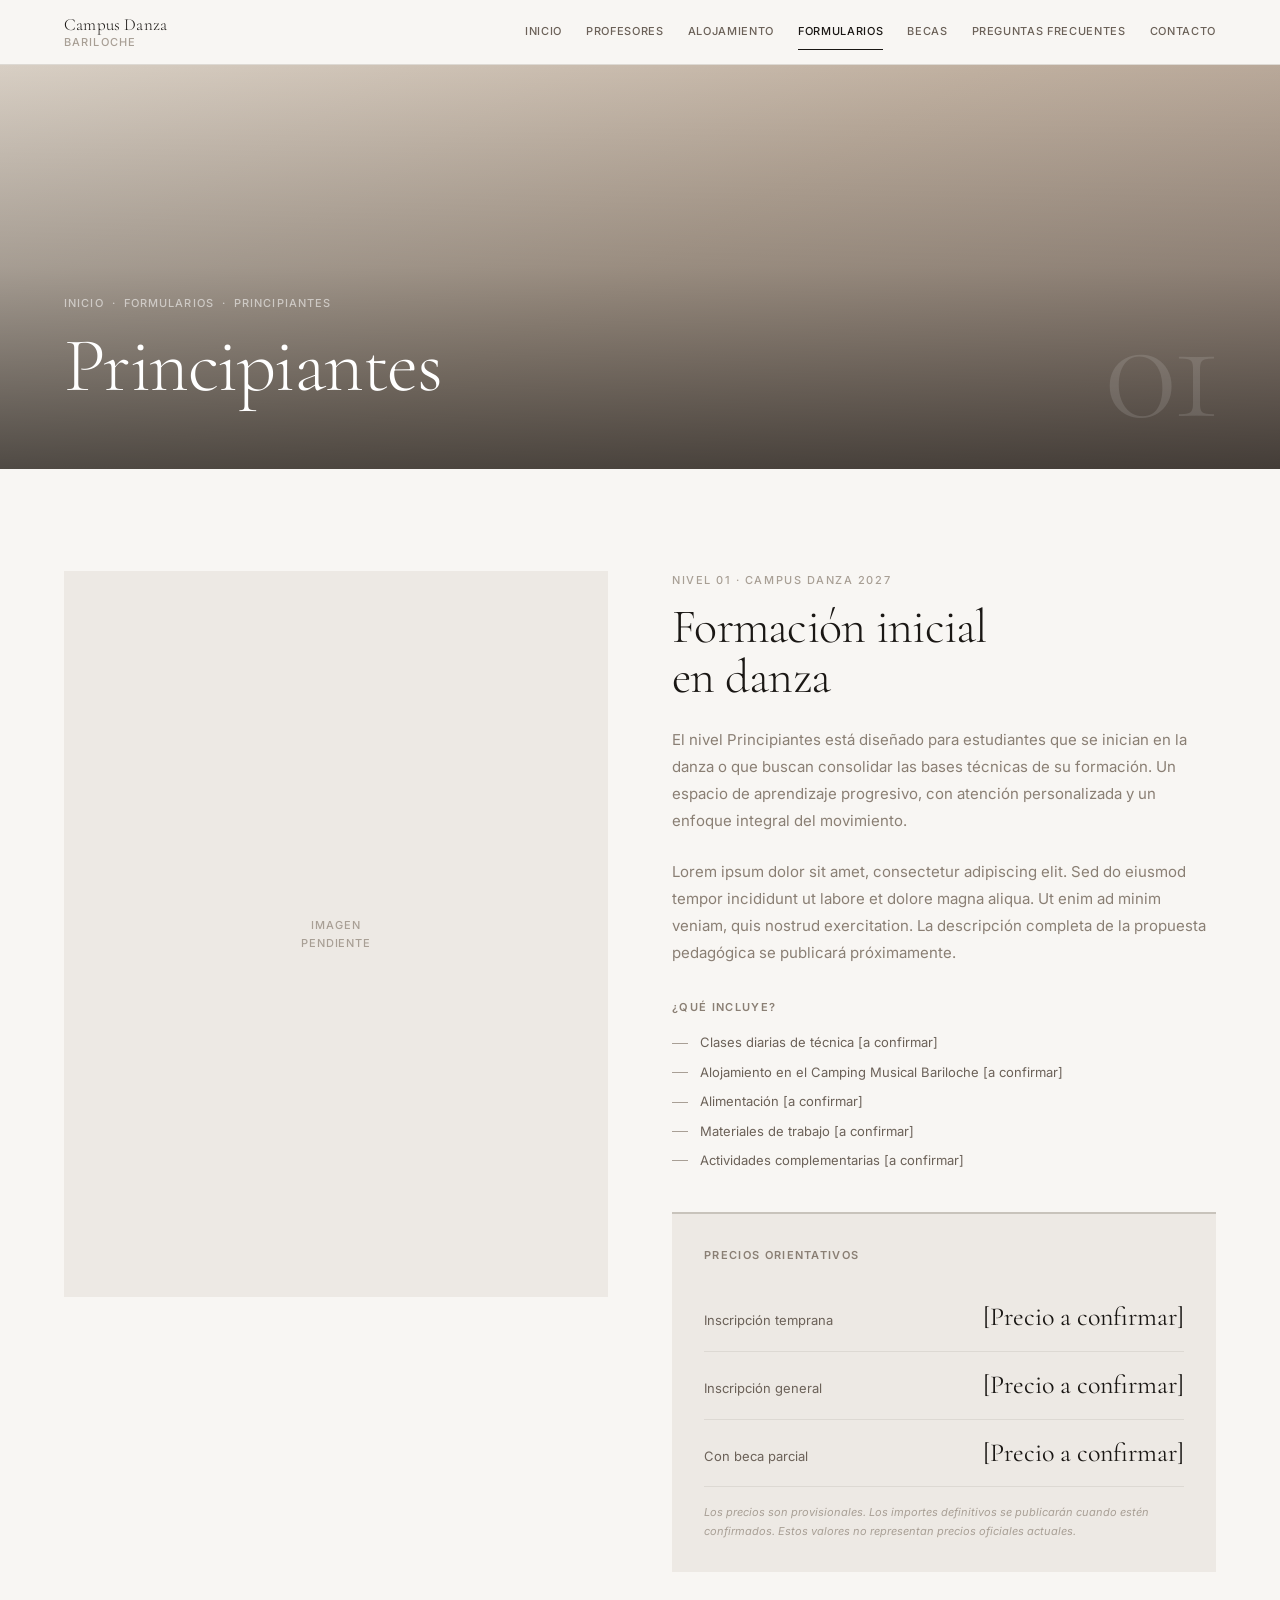
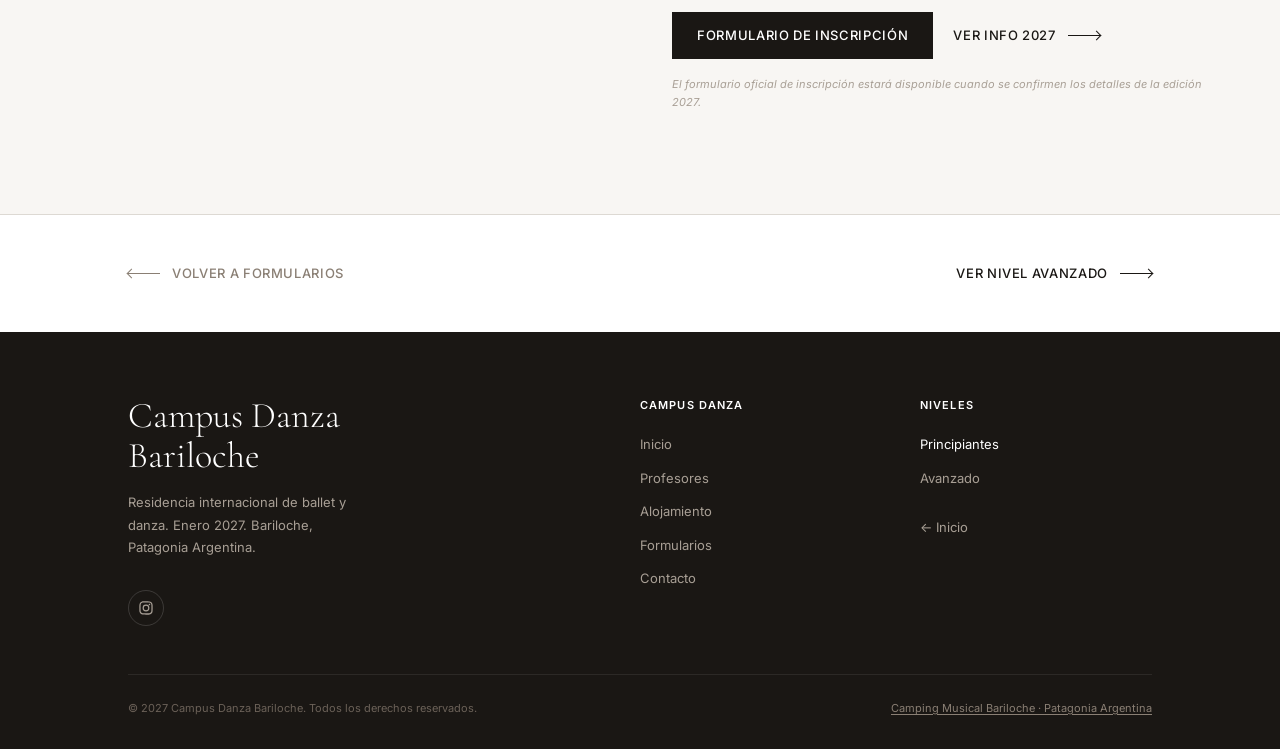
<file: nivel-principiantes.html>
<!DOCTYPE html>
<html lang="es">
<head>
  <meta charset="UTF-8" />
  <meta name="viewport" content="width=device-width, initial-scale=1.0" />
  <title>Principiantes — Campus Danza Bariloche</title>
  <meta name="description" content="Nivel Principiantes de Campus Danza Bariloche. Formación inicial en ballet y danza. Enero 2027." />
  <link rel="preconnect" href="https://fonts.googleapis.com" />
  <link rel="preconnect" href="https://fonts.gstatic.com" crossorigin />
  <link href="https://fonts.googleapis.com/css2?family=Cormorant+Garamond:ital,wght@0,300;0,400;0,500;0,600;1,300;1,400&family=Inter:wght@300;400;500;600&display=swap" rel="stylesheet" />
  <link rel="stylesheet" href="styles.css" />
  <style>
    body { padding-top: 64px; }

    /* ── Level Hero ── */
    .level-hero {
      position: relative;
      min-height: clamp(300px, 45vh, 520px);
      display: flex;
      align-items: flex-end;
      overflow: hidden;
      background-color: var(--color-warm-gray-200);
    }

    .level-hero__bg-placeholder {
      position: absolute;
      inset: 0;
      background: linear-gradient(150deg, #d8cfc4 0%, #c0b0a0 50%, #a8978a 100%);
    }

    .level-hero__overlay {
      position: absolute;
      inset: 0;
      background: linear-gradient(to top, rgba(0,0,0,0.6) 0%, rgba(0,0,0,0.2) 50%, transparent 100%);
    }

    .level-hero__content {
      position: relative;
      z-index: 2;
      padding: var(--space-16) var(--gutter);
      width: 100%;
    }

    .level-hero__breadcrumb {
      display: flex;
      align-items: center;
      gap: var(--space-2);
      font-family: var(--font-body);
      font-size: var(--text-xs);
      font-weight: 500;
      letter-spacing: 0.1em;
      text-transform: uppercase;
      color: rgba(255,255,255,0.55);
      margin-bottom: var(--space-4);
    }

    .level-hero__breadcrumb a {
      color: inherit;
      text-decoration: none;
      transition: color var(--transition-fast);
    }

    .level-hero__breadcrumb a:hover { color: rgba(255,255,255,0.9); }

    .level-hero__num {
      font-family: var(--font-display);
      font-size: clamp(5rem, 12vw, 11rem);
      font-weight: 300;
      line-height: 1;
      color: rgba(255,255,255,0.12);
      position: absolute;
      right: var(--gutter);
      bottom: var(--space-6);
      letter-spacing: -0.04em;
      pointer-events: none;
    }

    .level-hero__title {
      font-family: var(--font-display);
      font-size: clamp(2.5rem, 6vw, 5rem);
      font-weight: 300;
      letter-spacing: -0.02em;
      line-height: 1;
      color: var(--color-white);
    }

    /* ── Content ── */
    .level-content {
      padding-block: var(--section-gap);
    }

    .level-layout {
      display: grid;
      grid-template-columns: 1fr 1fr;
      gap: var(--space-16);
      align-items: start;
    }

    .level-image {
      position: relative;
      overflow: hidden;
      background-color: var(--color-warm-gray-100);
      aspect-ratio: 3/4;
    }

    .level-image img,
    .level-image .img-placeholder {
      width: 100%;
      height: 100%;
      object-fit: cover;
    }

    .level-body {}

    .level-label {
      font-family: var(--font-body);
      font-size: var(--text-xs);
      font-weight: 500;
      letter-spacing: 0.14em;
      text-transform: uppercase;
      color: var(--color-warm-gray-400);
      margin-bottom: var(--space-3);
    }

    .level-title-body {
      font-family: var(--font-display);
      font-size: clamp(var(--text-2xl), 4vw, var(--text-3xl));
      font-weight: 300;
      letter-spacing: -0.015em;
      line-height: 1.05;
      color: var(--color-ink);
      margin-bottom: var(--space-6);
    }

    .level-text {
      font-family: var(--font-body);
      font-size: var(--text-base);
      font-weight: 400;
      line-height: 1.8;
      color: var(--color-warm-gray-500);
      margin-bottom: var(--space-6);
    }

    /* Pricing */
    .pricing-block {
      margin-top: var(--space-10);
      padding: var(--space-8);
      background-color: var(--color-warm-gray-100);
      border-top: 2px solid var(--color-warm-gray-300);
    }

    .pricing-label {
      font-family: var(--font-body);
      font-size: var(--text-xs);
      font-weight: 600;
      letter-spacing: 0.12em;
      text-transform: uppercase;
      color: var(--color-warm-gray-500);
      margin-bottom: var(--space-5);
    }

    .pricing-row {
      display: flex;
      justify-content: space-between;
      align-items: baseline;
      padding: var(--space-3) 0;
      border-bottom: var(--border-thin);
    }

    .pricing-row:last-child { border-bottom: none; }

    .pricing-item {
      font-family: var(--font-body);
      font-size: var(--text-sm);
      color: var(--color-warm-gray-600);
    }

    .pricing-value {
      font-family: var(--font-display);
      font-size: var(--text-xl);
      font-weight: 400;
      color: var(--color-ink);
    }

    .pricing-note {
      font-family: var(--font-body);
      font-size: var(--text-xs);
      color: var(--color-warm-gray-400);
      margin-top: var(--space-4);
      font-style: italic;
    }

    /* Includes */
    .includes-block {
      margin-top: var(--space-8);
    }

    .includes-title {
      font-family: var(--font-body);
      font-size: var(--text-xs);
      font-weight: 600;
      letter-spacing: 0.12em;
      text-transform: uppercase;
      color: var(--color-warm-gray-500);
      margin-bottom: var(--space-4);
    }

    .includes-list {
      list-style: none;
      display: flex;
      flex-direction: column;
      gap: var(--space-2);
    }

    .includes-list li {
      display: flex;
      align-items: center;
      gap: var(--space-3);
      font-family: var(--font-body);
      font-size: var(--text-sm);
      color: var(--color-warm-gray-600);
    }

    .includes-list li::before {
      content: '';
      flex-shrink: 0;
      width: 16px;
      height: 1px;
      background-color: var(--color-warm-gray-400);
    }

    /* CTA */
    .level-cta {
      margin-top: var(--space-10);
      display: flex;
      align-items: center;
      gap: var(--space-5);
      flex-wrap: wrap;
    }

    .form-soon {
      display: inline-flex;
      align-items: center;
      gap: var(--space-2);
      font-family: var(--font-body);
      font-size: var(--text-xs);
      font-weight: 400;
      color: var(--color-warm-gray-400);
      font-style: italic;
    }

    @media (max-width: 768px) {
      .level-layout { grid-template-columns: 1fr; }
      .level-image { aspect-ratio: 16/9; }
    }
  </style>
</head>
<body class="page-enter">

  <!-- ───── NAV ───── -->
  <nav class="campus-nav" role="navigation" aria-label="Navegación Campus Danza">
    <div class="campus-nav__inner">
      <a href="campus-danza.html" class="campus-nav__logo">
        Campus Danza
        <small>Bariloche</small>
      </a>
      <div class="campus-nav__links">
        <a href="campus-danza.html#inicio" class="campus-nav__link">Inicio</a>
        <a href="campus-danza.html#profesores" class="campus-nav__link">Profesores</a>
        <a href="campus-danza.html#alojamiento" class="campus-nav__link">Alojamiento</a>
        <a href="campus-danza.html#formularios" class="campus-nav__link active">Formularios</a>
        <a href="campus-danza.html#becas" class="campus-nav__link">Becas</a>
        <a href="campus-danza.html#faq" class="campus-nav__link">Preguntas frecuentes</a>
        <a href="campus-danza.html#contacto" class="campus-nav__link">Contacto</a>
      </div>
      <button class="hamburger" id="hamburger-btn" aria-label="Abrir menú" aria-expanded="false" aria-controls="mobile-nav">
        <span class="hamburger-line"></span>
        <span class="hamburger-line"></span>
        <span class="hamburger-line"></span>
      </button>
    </div>
  </nav>

  <div class="mobile-menu" id="mobile-nav" aria-hidden="true">
    <a href="campus-danza.html#inicio" class="mobile-menu__link">Inicio</a>
    <a href="campus-danza.html#profesores" class="mobile-menu__link">Profesores</a>
    <a href="campus-danza.html#alojamiento" class="mobile-menu__link">Alojamiento</a>
    <a href="campus-danza.html#formularios" class="mobile-menu__link">Formularios</a>
    <a href="campus-danza.html#becas" class="mobile-menu__link">Becas</a>
    <a href="campus-danza.html#faq" class="mobile-menu__link">Preguntas frecuentes</a>
    <a href="campus-danza.html#contacto" class="mobile-menu__link">Contacto</a>
  </div>

  <main id="main-content">

    <!-- Hero -->
    <section class="level-hero" aria-label="Nivel Principiantes">
      <div class="level-hero__bg-placeholder" aria-hidden="true"></div>
      <!-- <img src="img/nivel-principiantes.jpg" alt="Nivel Principiantes" class="level-hero__bg" /> -->
      <div class="level-hero__overlay" aria-hidden="true"></div>
      <div class="level-hero__content">
        <nav class="level-hero__breadcrumb" aria-label="Navegación de migas">
          <a href="index.html">Inicio</a>
          <span aria-hidden="true">·</span>
          <a href="campus-danza.html#formularios">Formularios</a>
          <span aria-hidden="true">·</span>
          <span>Principiantes</span>
        </nav>
        <h1 class="level-hero__title">Principiantes</h1>
      </div>
      <span class="level-hero__num" aria-hidden="true">01</span>
    </section>

    <!-- Content -->
    <section class="level-content">
      <div class="container">
        <div class="level-layout">

          <!-- Image -->
          <div class="level-image">
            <!-- <img src="img/nivel-principiantes-detalle.jpg" alt="Nivel Principiantes — Campus Danza" loading="lazy" /> -->
            <div class="img-placeholder"><span class="placeholder-label">Imagen<br>pendiente</span></div>
          </div>

          <!-- Body -->
          <div class="level-body">

            <p class="level-label">Nivel 01 · Campus Danza 2027</p>
            <h2 class="level-title-body">Formación inicial<br>en danza</h2>

            <p class="level-text">
              El nivel Principiantes está diseñado para estudiantes que se inician en la danza o que buscan consolidar las bases técnicas de su formación. Un espacio de aprendizaje progresivo, con atención personalizada y un enfoque integral del movimiento.
            </p>

            <p class="level-text">
              Lorem ipsum dolor sit amet, consectetur adipiscing elit. Sed do eiusmod tempor incididunt ut labore et dolore magna aliqua. Ut enim ad minim veniam, quis nostrud exercitation. La descripción completa de la propuesta pedagógica se publicará próximamente.
            </p>

            <!-- Includes -->
            <div class="includes-block">
              <p class="includes-title">¿Qué incluye?</p>
              <ul class="includes-list">
                <li>Clases diarias de técnica [a confirmar]</li>
                <li>Alojamiento en el Camping Musical Bariloche [a confirmar]</li>
                <li>Alimentación [a confirmar]</li>
                <li>Materiales de trabajo [a confirmar]</li>
                <li>Actividades complementarias [a confirmar]</li>
              </ul>
            </div>

            <!-- Pricing -->
            <div class="pricing-block" id="precios-principiantes">
              <p class="pricing-label">Precios orientativos</p>

              <div class="pricing-row">
                <span class="pricing-item">Inscripción temprana</span>
                <span class="pricing-value">[Precio a confirmar]</span>
              </div>
              <div class="pricing-row">
                <span class="pricing-item">Inscripción general</span>
                <span class="pricing-value">[Precio a confirmar]</span>
              </div>
              <div class="pricing-row">
                <span class="pricing-item">Con beca parcial</span>
                <span class="pricing-value">[Precio a confirmar]</span>
              </div>

              <p class="pricing-note">
                Los precios son provisionales. Los importes definitivos se publicarán cuando estén confirmados. Estos valores no representan precios oficiales actuales.
              </p>
            </div>

            <!-- CTA -->
            <div class="level-cta">
              <a
                href="https://forms.gle/ZX8gVoBoCL851Rav6"
                target="_blank"
                rel="noopener noreferrer"
                class="btn btn-dark"
                id="cta-inscripcion-principiantes"
              >Formulario de inscripción</a>
              <a
                href="https://drive.google.com/file/d/1b5w_kYutDmStNfDMB-sYiDZEKo-eMud9/view?usp=drivesdk"
                target="_blank"
                rel="noopener noreferrer"
                class="btn-arrow"
                id="cta-info-principiantes"
              >
                Ver info 2027
                <span class="arrow"></span>
              </a>
            </div>

            <p class="form-soon" style="margin-top: var(--space-4);">
              El formulario oficial de inscripción estará disponible cuando se confirmen los detalles de la edición 2027.
            </p>

          </div>
        </div>
      </div>
    </section>

    <!-- Back to formularios -->
    <section style="padding: var(--space-12) var(--gutter); background-color: var(--color-white); border-top: var(--border-thin);">
      <div class="container" style="display:flex; align-items:center; justify-content:space-between; flex-wrap:wrap; gap:var(--space-4);">
        <a href="campus-danza.html#formularios" class="btn-arrow" style="color: var(--color-warm-gray-500);">
          <span class="arrow" style="transform:rotate(180deg);"></span>
          Volver a Formularios
        </a>
        <a href="nivel-avanzado.html" class="btn-arrow" id="link-to-avanzado">
          Ver nivel Avanzado
          <span class="arrow"></span>
        </a>
      </div>
    </section>

  </main>

  <!-- Footer -->
  <footer class="site-footer" role="contentinfo">
    <div class="container">
      <div class="footer-grid">
        <div>
          <p class="footer-logo">Campus Danza<br>Bariloche</p>
          <p class="footer-tagline">Residencia internacional de ballet y danza. Enero 2027. Bariloche, Patagonia Argentina.</p>
          <div class="footer-social">
            <a href="https://www.instagram.com/campus_danza_bariloche/" target="_blank" rel="noopener noreferrer" class="footer-social-link" aria-label="Instagram">
              <svg xmlns="http://www.w3.org/2000/svg" width="16" height="16" viewBox="0 0 24 24" fill="currentColor" aria-hidden="true"><path d="M12 2C9.29 2 8.94 2 7.87 2.06 7.04 2.07 6.22 2.23 5.44 2.52 4.79 2.78 4.23 3.12 3.67 3.68 3.12 4.23 2.77 4.79 2.52 5.45 2.27 6.09 2.1 6.81 2.06 7.88 2.01 8.94 2 9.28 2 12c0 2.71 0 3.05.06 4.12.04 1.07.22 1.81.46 2.44.26.66.6 1.21 1.15 1.77.56.56 1.11.89 1.77 1.14.63.25 1.35.42 2.42.46C8.94 22 9.28 22 12 22c2.71 0 3.05 0 4.12-.06 1.06-.04 1.79-.21 2.42-.46.67-.25 1.21-.58 1.77-1.14.56-.56.89-1.11 1.14-1.77.25-.63.42-1.37.46-2.44C22 15.05 22 14.71 22 12c0-2.71 0-3.06-.06-4.12-.04-1.07-.21-1.79-.46-2.42-.25-.66-.58-1.22-1.14-1.77-.56-.56-1.1-.89-1.77-1.14-.63-.25-1.36-.42-2.42-.46C15.05 2 14.71 2 12 2zm-1.1 1.81H12c2.66 0 2.98.01 4.03.06.63.01 1.26.13 1.85.34.45.18.77.39 1.1.72.34.34.54.66.72 1.1.21.6.33 1.22.34 1.86.05 1.05.06 1.37.06 4.02 0 2.66-.01 2.98-.06 4.04-.01.63-.13 1.26-.34 1.85-.18.45-.38.77-.72 1.1-.33.34-.65.54-1.1.72-.59.21-1.22.33-1.85.34-1.05.05-1.37.06-4.03.06-2.67 0-2.98-.01-4.04-.06-.63-.01-1.26-.13-1.85-.34-.47-.18-.79-.38-1.1-.72-.34-.33-.55-.65-.72-1.1-.21-.59-.33-1.22-.34-1.85-.05-1.06-.06-1.38-.06-4.04 0-2.67.01-2.98.06-4.03.01-.64.13-1.26.34-1.86.18-.44.38-.77.72-1.1.31-.33.63-.54 1.1-.72.6-.21 1.22-.33 1.85-.34.88-.05 1.24-.06 3.09-.06v.01zm6.28 1.66a1.19 1.19 0 100 2.39 1.19 1.19 0 000-2.39zM12 6.86a5.14 5.14 0 100 10.28A5.14 5.14 0 0012 6.86zm0 1.81a3.33 3.33 0 110 6.66 3.33 3.33 0 010-6.66z"/></svg>
            </a>
          </div>
        </div>
        <div>
          <p class="footer-heading">Campus Danza</p>
          <nav class="footer-links">
            <a href="campus-danza.html#inicio" class="footer-link">Inicio</a>
            <a href="campus-danza.html#profesores" class="footer-link">Profesores</a>
            <a href="campus-danza.html#alojamiento" class="footer-link">Alojamiento</a>
            <a href="campus-danza.html#formularios" class="footer-link">Formularios</a>
            <a href="campus-danza.html#contacto" class="footer-link">Contacto</a>
          </nav>
        </div>
        <div>
          <p class="footer-heading">Niveles</p>
          <nav class="footer-links">
            <a href="nivel-principiantes.html" class="footer-link" style="color:var(--color-white);">Principiantes</a>
            <a href="nivel-avanzado.html" class="footer-link">Avanzado</a>
            <a href="index.html" class="footer-link" style="margin-top:var(--space-4);">← Inicio</a>
          </nav>
        </div>
      </div>
      <div class="footer-bottom">
        <p class="footer-copy">© 2027 Campus Danza Bariloche. Todos los derechos reservados.</p>
        <p class="footer-location"><a href="https://maps.app.goo.gl/dXdB7FZggPeKBHQ77" target="_blank" rel="noopener noreferrer">Camping Musical Bariloche · Patagonia Argentina</a></p>
      </div>
    </div>
  </footer>

  <script>
    const hamburger = document.getElementById('hamburger-btn');
    const mobileNav = document.getElementById('mobile-nav');
    hamburger.addEventListener('click', () => {
      const isOpen = mobileNav.classList.contains('open');
      hamburger.classList.toggle('active', !isOpen);
      hamburger.setAttribute('aria-expanded', String(!isOpen));
      mobileNav.classList.toggle('open', !isOpen);
      mobileNav.setAttribute('aria-hidden', String(isOpen));
      document.body.style.overflow = !isOpen ? 'hidden' : '';
    });
    mobileNav.querySelectorAll('.mobile-menu__link').forEach(l => l.addEventListener('click', () => {
      hamburger.classList.remove('active');
      hamburger.setAttribute('aria-expanded', 'false');
      mobileNav.classList.remove('open');
      mobileNav.setAttribute('aria-hidden', 'true');
      document.body.style.overflow = '';
    }));
  </script>

</body>
</html>
</file>
<file: styles.css>
/* ============================================================
   CAMPUS DANZA BARILOCHE — DESIGN SYSTEM
   ============================================================ */

/* --- Google Fonts --- */
@import url('https://fonts.googleapis.com/css2?family=Cormorant+Garamond:ital,wght@0,300;0,400;0,500;0,600;1,300;1,400&family=Inter:wght@300;400;500;600&display=swap');

/* --- CSS Custom Properties --- */
:root {
  /* Color Palette */
  --color-white: #ffffff;
  --color-off-white: #f8f6f3;
  --color-warm-gray-50: #f4f2ef;
  --color-warm-gray-100: #ede9e4;
  --color-warm-gray-200: #ddd9d3;
  --color-warm-gray-300: #c8c3bb;
  --color-warm-gray-400: #a89f95;
  --color-warm-gray-500: #8a7f74;
  --color-warm-gray-600: #6b6158;
  --color-warm-gray-700: #4d4540;
  --color-charcoal: #2c2826;
  --color-ink: #1a1714;
  --color-black: #0d0b0a;
  --color-earth-100: #e8ddd3;
  --color-earth-200: #c9b8a8;
  --color-earth-accent: #7a6655;

  /* Typography */
  --font-display: 'Cormorant Garamond', 'Georgia', serif;
  --font-body: 'Inter', 'Helvetica Neue', sans-serif;

  /* Font Sizes */
  --text-xs: 0.6875rem;
  /* 11px */
  --text-sm: 0.8125rem;
  /* 13px */
  --text-base: 0.9375rem;
  /* 15px */
  --text-md: 1.0625rem;
  /* 17px */
  --text-lg: 1.25rem;
  /* 20px */
  --text-xl: 1.625rem;
  /* 26px */
  --text-2xl: 2.25rem;
  /* 36px */
  --text-3xl: 3rem;
  /* 48px */
  --text-4xl: 4rem;
  /* 64px */
  --text-5xl: 5.5rem;
  /* 88px */

  /* Spacing */
  --space-1: 0.25rem;
  --space-2: 0.5rem;
  --space-3: 0.75rem;
  --space-4: 1rem;
  --space-5: 1.25rem;
  --space-6: 1.5rem;
  --space-8: 2rem;
  --space-10: 2.5rem;
  --space-12: 3rem;
  --space-16: 4rem;
  --space-20: 5rem;
  --space-24: 6rem;
  --space-32: 8rem;

  /* Layout */
  --max-width: 1360px;
  --gutter: clamp(1.5rem, 5vw, 4rem);
  --section-gap: clamp(4rem, 8vw, 8rem);

  /* Transitions */
  --transition-fast: 200ms cubic-bezier(0.25, 0.46, 0.45, 0.94);
  --transition-base: 350ms cubic-bezier(0.25, 0.46, 0.45, 0.94);
  --transition-slow: 600ms cubic-bezier(0.25, 0.46, 0.45, 0.94);

  /* Borders */
  --border-thin: 1px solid var(--color-warm-gray-200);
  --border-medium: 1px solid var(--color-warm-gray-300);
}

/* --- Reset & Base --- */
*,
*::before,
*::after {
  box-sizing: border-box;
  margin: 0;
  padding: 0;
}

html {
  scroll-behavior: smooth;
  -webkit-text-size-adjust: 100%;
}

body {
  font-family: var(--font-body);
  font-size: var(--text-base);
  font-weight: 400;
  line-height: 1.65;
  color: var(--color-charcoal);
  background-color: var(--color-off-white);
  -webkit-font-smoothing: antialiased;
  -moz-osx-font-smoothing: grayscale;
  overflow-x: hidden;
}

img {
  display: block;
  max-width: 100%;
  height: auto;
}

a {
  color: inherit;
  text-decoration: none;
}

ul,
ol {
  list-style: none;
}

button {
  cursor: pointer;
  border: none;
  background: none;
  font-family: inherit;
}

/* --- Reduced Motion --- */
@media (prefers-reduced-motion: reduce) {

  *,
  *::before,
  *::after {
    animation-duration: 0.01ms !important;
    animation-iteration-count: 1 !important;
    transition-duration: 0.01ms !important;
  }

  html {
    scroll-behavior: auto;
  }
}

/* ============================================================
   TYPOGRAPHY
   ============================================================ */

.display-xl {
  font-family: var(--font-display);
  font-size: clamp(var(--text-3xl), 7vw, var(--text-5xl));
  font-weight: 300;
  line-height: 1.05;
  letter-spacing: -0.02em;
  color: var(--color-ink);
}

.display-lg {
  font-family: var(--font-display);
  font-size: clamp(var(--text-2xl), 5vw, var(--text-4xl));
  font-weight: 300;
  line-height: 1.1;
  letter-spacing: -0.015em;
  color: var(--color-ink);
}

.display-md {
  font-family: var(--font-display);
  font-size: clamp(var(--text-xl), 3.5vw, var(--text-3xl));
  font-weight: 400;
  line-height: 1.15;
  letter-spacing: -0.01em;
  color: var(--color-ink);
}

.display-sm {
  font-family: var(--font-display);
  font-size: clamp(var(--text-lg), 2.5vw, var(--text-2xl));
  font-weight: 400;
  line-height: 1.2;
  color: var(--color-ink);
}

.label-upper {
  font-family: var(--font-body);
  font-size: var(--text-xs);
  font-weight: 500;
  letter-spacing: 0.12em;
  text-transform: uppercase;
  color: var(--color-warm-gray-500);
}

.body-lg {
  font-family: var(--font-body);
  font-size: var(--text-md);
  font-weight: 300;
  line-height: 1.75;
  color: var(--color-warm-gray-600);
}

.body-base {
  font-family: var(--font-body);
  font-size: var(--text-base);
  font-weight: 400;
  line-height: 1.7;
  color: var(--color-warm-gray-600);
}

/* ============================================================
   LAYOUT UTILITIES
   ============================================================ */

.container {
  width: 100%;
  max-width: var(--max-width);
  margin-inline: auto;
  padding-inline: var(--gutter);
}

.section {
  padding-block: var(--section-gap);
}

/* ============================================================
   IMAGE PLACEHOLDER
   ============================================================ */

.img-placeholder {
  position: relative;
  width: 100%;
  height: 100%;
  background-color: var(--color-warm-gray-100);
  display: flex;
  align-items: center;
  justify-content: center;
  overflow: hidden;
}

.img-placeholder::before {
  content: '';
  position: absolute;
  inset: 0;
  background:
    linear-gradient(135deg, var(--color-warm-gray-100) 25%, var(--color-warm-gray-200) 50%, var(--color-warm-gray-100) 75%);
  background-size: 400% 400%;
  animation: shimmer 2s ease-in-out infinite;
}

.img-placeholder .placeholder-label {
  position: relative;
  z-index: 1;
  font-family: var(--font-body);
  font-size: var(--text-xs);
  font-weight: 500;
  letter-spacing: 0.08em;
  text-transform: uppercase;
  color: var(--color-warm-gray-400);
  text-align: center;
  padding: var(--space-4);
}

@keyframes shimmer {

  0%,
  100% {
    background-position: 0% 50%;
  }

  50% {
    background-position: 100% 50%;
  }
}

/* ============================================================
   BUTTONS
   ============================================================ */

.btn {
  display: inline-flex;
  align-items: center;
  gap: var(--space-2);
  font-family: var(--font-body);
  font-size: var(--text-sm);
  font-weight: 500;
  letter-spacing: 0.05em;
  text-transform: uppercase;
  padding: var(--space-3) var(--space-6);
  border: 1px solid currentColor;
  cursor: pointer;
  transition: var(--transition-base);
  white-space: nowrap;
}

.btn-dark {
  color: var(--color-white);
  background-color: var(--color-ink);
  border-color: var(--color-ink);
}

.btn-dark:hover {
  background-color: var(--color-charcoal);
  border-color: var(--color-charcoal);
}

.btn-outline {
  color: var(--color-ink);
  background-color: transparent;
  border-color: var(--color-ink);
}

.btn-outline:hover {
  background-color: var(--color-ink);
  color: var(--color-white);
}

.btn-outline-light {
  color: var(--color-white);
  background-color: transparent;
  border-color: rgba(255, 255, 255, 0.6);
}

.btn-outline-light:hover {
  background-color: rgba(255, 255, 255, 0.15);
  border-color: var(--color-white);
}

.btn-arrow {
  display: inline-flex;
  align-items: center;
  gap: var(--space-3);
  font-family: var(--font-body);
  font-size: var(--text-sm);
  font-weight: 500;
  letter-spacing: 0.05em;
  text-transform: uppercase;
  color: var(--color-ink);
  padding: 0;
  border: none;
  background: none;
  cursor: pointer;
  transition: var(--transition-base);
}

.btn-arrow .arrow {
  display: inline-block;
  width: 32px;
  height: 1px;
  background-color: currentColor;
  position: relative;
  transition: width var(--transition-base);
}

.btn-arrow .arrow::after {
  content: '';
  position: absolute;
  right: 0;
  top: -3px;
  width: 7px;
  height: 7px;
  border-right: 1px solid currentColor;
  border-top: 1px solid currentColor;
  transform: rotate(45deg);
}

.btn-arrow:hover .arrow {
  width: 44px;
}

/* ============================================================
   NAVIGATION (GLOBAL SITE NAV)
   ============================================================ */

.site-nav {
  position: fixed;
  top: 0;
  left: 0;
  right: 0;
  z-index: 100;
  padding: var(--space-6) var(--gutter);
  display: flex;
  align-items: center;
  justify-content: space-between;
  transition: background-color var(--transition-slow), backdrop-filter var(--transition-slow);
}

.site-nav.scrolled {
  background-color: rgba(248, 246, 243, 0.95);
  backdrop-filter: blur(12px);
  -webkit-backdrop-filter: blur(12px);
  border-bottom: var(--border-thin);
}

.site-nav__logo {
  font-family: var(--font-display);
  font-size: var(--text-lg);
  font-weight: 300;
  letter-spacing: 0.02em;
  color: var(--color-ink);
  line-height: 1;
}

.site-nav__logo span {
  display: block;
  font-size: var(--text-xs);
  font-family: var(--font-body);
  font-weight: 500;
  letter-spacing: 0.12em;
  text-transform: uppercase;
  color: var(--color-warm-gray-500);
  margin-top: 2px;
}

/* ============================================================
   LARGE NAVIGATION CARDS (HOME PAGE)
   ============================================================ */

.nav-card {
  position: relative;
  display: block;
  width: 100%;
  overflow: hidden;
  cursor: pointer;
  background-color: var(--color-warm-gray-100);
}

.nav-card__image {
  position: absolute;
  inset: 0;
  width: 100%;
  height: 100%;
  object-fit: cover;
  transition: transform var(--transition-slow);
}

.nav-card__image-placeholder {
  position: absolute;
  inset: 0;
  width: 100%;
  height: 100%;
  background: linear-gradient(160deg, var(--color-warm-gray-200) 0%, var(--color-warm-gray-300) 60%, var(--color-earth-200) 100%);
  transition: transform var(--transition-slow);
}

.nav-card__overlay {
  position: absolute;
  inset: 0;
  background: linear-gradient(to bottom,
      rgba(0, 0, 0, 0.28) 0%,
      rgba(0, 0, 0, 0.1) 40%,
      rgba(0, 0, 0, 0.05) 100%);
  transition: opacity var(--transition-base);
}

.nav-card:hover .nav-card__overlay {
  opacity: 0.8;
}

.nav-card:hover .nav-card__image,
.nav-card:hover .nav-card__image-placeholder {
  transform: scale(1.03);
}

.nav-card__content {
  position: relative;
  z-index: 2;
  padding: var(--space-8) var(--space-10);
  height: 100%;
  display: flex;
  flex-direction: column;
  justify-content: space-between;
}

.nav-card__label {
  font-family: var(--font-body);
  font-size: var(--text-xs);
  font-weight: 500;
  letter-spacing: 0.12em;
  text-transform: uppercase;
  color: rgba(255, 255, 255, 0.75);
}

.nav-card__title {
  font-family: var(--font-display);
  font-weight: 300;
  line-height: 1.05;
  letter-spacing: -0.02em;
  color: var(--color-white);
}

.nav-card__arrow {
  display: inline-flex;
  align-items: center;
  gap: var(--space-3);
  font-family: var(--font-body);
  font-size: var(--text-xs);
  font-weight: 500;
  letter-spacing: 0.1em;
  text-transform: uppercase;
  color: rgba(255, 255, 255, 0.75);
  transition: color var(--transition-base), gap var(--transition-base);
}

.nav-card:hover .nav-card__arrow {
  color: var(--color-white);
  gap: var(--space-5);
}

.nav-card__arrow-line {
  display: inline-block;
  width: 24px;
  height: 1px;
  background-color: currentColor;
  position: relative;
}

.nav-card__arrow-line::after {
  content: '';
  position: absolute;
  right: 0;
  top: -3px;
  width: 6px;
  height: 6px;
  border-right: 1px solid currentColor;
  border-top: 1px solid currentColor;
  transform: rotate(45deg);
}

/* ============================================================
   SECONDARY ACCESS TILES
   ============================================================ */

.access-tile {
  position: relative;
  display: flex;
  align-items: flex-end;
  padding: var(--space-6) var(--space-6);
  background-color: var(--color-warm-gray-100);
  border: var(--border-thin);
  cursor: pointer;
  transition: background-color var(--transition-base), border-color var(--transition-base);
  overflow: hidden;
  text-decoration: none;
}

.access-tile::before {
  content: '';
  position: absolute;
  inset: 0;
  background: linear-gradient(135deg, transparent 60%, var(--color-warm-gray-200) 100%);
  opacity: 0;
  transition: opacity var(--transition-base);
}

.access-tile:hover {
  background-color: var(--color-white);
  border-color: var(--color-warm-gray-300);
}

.access-tile:hover::before {
  opacity: 1;
}

.access-tile__title {
  font-family: var(--font-display);
  font-size: var(--text-xl);
  font-weight: 300;
  letter-spacing: -0.01em;
  color: var(--color-ink);
  position: relative;
  z-index: 1;
}

.access-tile__number {
  position: absolute;
  top: var(--space-4);
  right: var(--space-5);
  font-family: var(--font-body);
  font-size: var(--text-xs);
  font-weight: 500;
  color: var(--color-warm-gray-400);
  letter-spacing: 0.05em;
}

/* ============================================================
   PERSON CARDS (COORDINATORS / TEACHERS)
   ============================================================ */

.person-card {
  display: flex;
  flex-direction: column;
}


.person-card__image-wrap {
  width: 100%;
  padding-bottom: 125%;
  position: relative;
  overflow: hidden;
  background-color: var(--color-warm-gray-100);
}

.person-card__image-wrap--square,
.coords-grid .person-card__image-wrap {
  padding-bottom: 0;
  aspect-ratio: 1 / 1;
}

.person-card__image-wrap img,
.person-card__image-wrap .img-placeholder {
  position: absolute;
  inset: 0;
  width: 100%;
  height: 100%;
  object-fit: cover;
  transition: transform var(--transition-slow);
}

.person-card:hover .person-card__image-wrap img {
  transform: scale(1.04);
}

.person-card__info {
  padding-top: var(--space-5);
}

.person-card__name {
  font-family: var(--font-display);
  font-size: var(--text-xl);
  font-weight: 400;
  line-height: 1.2;
  color: var(--color-ink);
  margin-bottom: var(--space-2);
}

.person-card__role {
  font-family: var(--font-body);
  font-size: var(--text-xs);
  font-weight: 500;
  letter-spacing: 0.1em;
  text-transform: uppercase;
  color: var(--color-warm-gray-500);
  margin-bottom: var(--space-4);
}

.person-card__bio {
  font-family: var(--font-body);
  font-size: var(--text-sm);
  font-weight: 400;
  line-height: 1.7;
  color: var(--color-warm-gray-500);
}

/* ============================================================
   COORDINADORAS SECTION & CARDS
   ============================================================ */

.coordinadoras-section {
  background-color: var(--color-white);
  border-top: var(--border-thin);
  border-bottom: var(--border-thin);
  padding: clamp(4.5rem, 8vw, 7rem) 0;
}

.coord-container {
  width: 100%;
  max-width: 900px;
  margin: 0 auto;
  padding-inline: var(--gutter);
}

.coord-header {
  margin-bottom: var(--space-12);
}

.coord-header__sup {
  font-family: var(--font-body);
  font-size: var(--text-xs);
  font-weight: 500;
  letter-spacing: 0.14em;
  text-transform: uppercase;
  color: var(--color-warm-gray-400);
  margin-bottom: var(--space-2);
}

.coord-header__title {
  font-family: var(--font-display);
  font-size: clamp(var(--text-2xl), 4vw, var(--text-3xl));
  font-weight: 300;
  letter-spacing: -0.015em;
  line-height: 1.05;
  color: var(--color-ink);
  margin-bottom: var(--space-3);
}

.coord-header__desc {
  font-family: var(--font-body);
  font-size: var(--text-base);
  font-weight: 400;
  line-height: 1.75;
  color: var(--color-warm-gray-500);
  max-width: 56ch;
}

.coords-grid {
  display: grid;
  grid-template-columns: repeat(3, 1fr);
  gap: var(--space-6);
}

.coord-card {
  display: flex;
  flex-direction: column;
}

/* Cuadrado donde va la imagen */
.coord-card__image-wrap {
  width: 100%;
  aspect-ratio: 1 / 1;
  padding-bottom: 0 !important;
  position: relative;
  overflow: hidden;
  background-color: var(--color-warm-gray-100);
  border: var(--border-thin);
  transition: border-color var(--transition-base), box-shadow var(--transition-base);
}

.coord-card:hover .coord-card__image-wrap {
  border-color: var(--color-warm-gray-300);
  box-shadow: 0 8px 30px rgba(0, 0, 0, 0.06);
}

.coord-placeholder {
  position: absolute;
  inset: 0;
  width: 100%;
  height: 100%;
  display: flex;
  align-items: center;
  justify-content: center;
  overflow: hidden;
  transition: transform var(--transition-slow);
  box-shadow: inset 0 0 35px rgba(0, 0, 0, 0.08);
}

.coord-card:hover .coord-placeholder {
  transform: scale(1.03);
}

/* Colores de identidad del proyecto */
/* Coordinadora 1: Paleta Danza (arena cálido / tierra) */
.coord-placeholder--danza {
  background: linear-gradient(140deg,
      #dfd5c8 0%,
      #cebeac 35%,
      #b9a793 70%,
      #9f8d7a 100%);
}

/* Coordinadora 2: Paleta Gira (verde salvia / eucalipto) */
.coord-placeholder--gira {
  background: linear-gradient(140deg,
      #d5ded4 0%,
      #c1cdc0 35%,
      #adbaa9 70%,
      #92a290 100%);
}

/* Coordinadora 3: Paleta Marca / General (tierra mineral / piedra) */
.coord-placeholder--general {
  background: linear-gradient(140deg,
      #ded5cf 0%,
      #cac0bb 35%,
      #b5aba4 70%,
      #9b8f87 100%);
}

.coord-placeholder__glow {
  position: absolute;
  inset: 0;
  background: radial-gradient(circle at 50% 35%, rgba(255, 255, 255, 0.28) 0%, rgba(0, 0, 0, 0.12) 100%);
  mix-blend-mode: overlay;
  pointer-events: none;
}

.coord-placeholder__inner {
  position: relative;
  z-index: 2;
  display: flex;
  flex-direction: column;
  align-items: center;
  gap: var(--space-2);
  padding: var(--space-4);
  text-align: center;
  color: rgba(255, 255, 255, 0.92);
}

.coord-placeholder__icon {
  display: block;
  width: 28px;
  height: 28px;
  opacity: 0.88;
  transition: transform var(--transition-base), opacity var(--transition-base);
}

.coord-card:hover .coord-placeholder__icon {
  transform: scale(1.08);
  opacity: 1;
}

.coord-placeholder__tag {
  font-family: var(--font-body);
  font-size: var(--text-xs);
  font-weight: 500;
  letter-spacing: 0.12em;
  text-transform: uppercase;
  text-shadow: 0 1px 2px rgba(0, 0, 0, 0.15);
}

.coord-card__image-wrap img {
  position: absolute;
  inset: 0;
  width: 100%;
  height: 100%;
  object-fit: cover;
  transition: transform var(--transition-slow);
}

.coord-card:hover .coord-card__image-wrap img {
  transform: scale(1.04);
}

.coord-card__info {
  padding-top: var(--space-5);
}

.coord-card__role {
  font-family: var(--font-body);
  font-size: var(--text-xs);
  font-weight: 600;
  letter-spacing: 0.1em;
  text-transform: uppercase;
  color: var(--color-earth-accent);
  margin-bottom: var(--space-1);
}

.coord-card__name {
  font-family: var(--font-display);
  font-size: var(--text-xl);
  font-weight: 400;
  line-height: 1.2;
  color: var(--color-ink);
  margin-bottom: var(--space-3);
}

.coord-card__bio {
  font-family: var(--font-body);
  font-size: var(--text-sm);
  font-weight: 400;
  line-height: 1.7;
  color: var(--color-warm-gray-500);
}

@media (max-width: 768px) {
  .coords-grid {
    grid-template-columns: 1fr;
    max-width: 380px;
    margin: 0 auto;
    gap: var(--space-8);
  }
}

/* ============================================================
   INSCRIPTION CARDS
   ============================================================ */

.inscription-card {
  display: flex;
  background-color: var(--color-white);
  border: var(--border-thin);
  overflow: hidden;
  transition: border-color var(--transition-base), box-shadow var(--transition-base);
}

.inscription-card:hover {
  border-color: var(--color-warm-gray-300);
  box-shadow: 0 8px 40px rgba(0, 0, 0, 0.06);
}

.inscription-card__image {
  width: 40%;
  flex-shrink: 0;
  position: relative;
  overflow: hidden;
  background-color: var(--color-warm-gray-100);
  min-height: 280px;
}

.inscription-card__image img,
.inscription-card__image .img-placeholder {
  position: absolute;
  inset: 0;
  width: 100%;
  height: 100%;
  object-fit: cover;
  transition: transform var(--transition-slow);
}

.inscription-card:hover .inscription-card__image img {
  transform: scale(1.04);
}

.inscription-card__body {
  flex: 1;
  padding: var(--space-10) var(--space-10);
  display: flex;
  flex-direction: column;
  justify-content: space-between;
}

.inscription-card__level {
  font-family: var(--font-body);
  font-size: var(--text-xs);
  font-weight: 500;
  letter-spacing: 0.12em;
  text-transform: uppercase;
  color: var(--color-warm-gray-400);
  margin-bottom: var(--space-4);
}

.inscription-card__title {
  font-family: var(--font-display);
  font-size: clamp(var(--text-xl), 3vw, var(--text-2xl));
  font-weight: 400;
  line-height: 1.15;
  color: var(--color-ink);
  margin-bottom: var(--space-5);
}

.inscription-card__desc {
  font-family: var(--font-body);
  font-size: var(--text-sm);
  font-weight: 400;
  line-height: 1.75;
  color: var(--color-warm-gray-500);
  margin-bottom: var(--space-8);
  flex: 1;
}

/* ============================================================
   GALLERY GRID
   ============================================================ */

.gallery-grid {
  display: grid;
  grid-template-columns: repeat(12, 1fr);
  gap: var(--space-3);
}

.gallery-item {
  position: relative;
  overflow: hidden;
  background-color: var(--color-warm-gray-100);
}

.gallery-item img,
.gallery-item .img-placeholder {
  width: 100%;
  height: 100%;
  object-fit: cover;
  transition: transform var(--transition-slow);
}

.gallery-item:hover img,
.gallery-item:hover .img-placeholder {
  transform: scale(1.04);
}

/* ============================================================
   ACCORDION (FAQ)
   ============================================================ */

.accordion {
  border-top: var(--border-medium);
}

.accordion-item {
  border-bottom: var(--border-medium);
}

.accordion-trigger {
  display: flex;
  align-items: center;
  justify-content: space-between;
  width: 100%;
  padding: var(--space-6) 0;
  text-align: left;
  cursor: pointer;
  gap: var(--space-6);
  background: none;
  border: none;
  font-family: inherit;
}

.accordion-trigger:hover .accordion-question {
  color: var(--color-warm-gray-700);
}

.accordion-question {
  font-family: var(--font-display);
  font-size: clamp(var(--text-lg), 2vw, var(--text-xl));
  font-weight: 400;
  line-height: 1.3;
  color: var(--color-ink);
  transition: color var(--transition-base);
}

.accordion-icon {
  flex-shrink: 0;
  width: 28px;
  height: 28px;
  border: 1px solid var(--color-warm-gray-300);
  border-radius: 50%;
  display: flex;
  align-items: center;
  justify-content: center;
  transition: background-color var(--transition-base), border-color var(--transition-base);
}

.accordion-trigger[aria-expanded="true"] .accordion-icon {
  background-color: var(--color-ink);
  border-color: var(--color-ink);
}

.accordion-icon svg {
  transition: transform var(--transition-base);
  color: var(--color-warm-gray-500);
}

.accordion-trigger[aria-expanded="true"] .accordion-icon svg {
  transform: rotate(45deg);
  color: var(--color-white);
}

.accordion-content {
  max-height: 0;
  overflow: hidden;
  transition: max-height var(--transition-slow);
}

.accordion-content.open {
  max-height: 600px;
}

.accordion-content-inner {
  padding-bottom: var(--space-6);
  padding-right: var(--space-16);
}

.accordion-answer {
  font-family: var(--font-body);
  font-size: var(--text-base);
  line-height: 1.75;
  color: var(--color-warm-gray-500);
}

/* ============================================================
   CAMPUS DANZA INTERNAL NAVIGATION
   ============================================================ */

.campus-nav {
  position: fixed;
  top: 0;
  left: 0;
  right: 0;
  z-index: 100;
  background-color: rgba(248, 246, 243, 0.97);
  backdrop-filter: blur(12px);
  -webkit-backdrop-filter: blur(12px);
  border-bottom: var(--border-thin);
}

.campus-nav__inner {
  display: flex;
  align-items: center;
  justify-content: space-between;
  padding: 0 var(--gutter);
  height: 64px;
}

.campus-nav__logo {
  font-family: var(--font-display);
  font-size: var(--text-md);
  font-weight: 300;
  letter-spacing: 0.01em;
  color: var(--color-ink);
  line-height: 1.2;
  text-decoration: none;
  flex-shrink: 0;
}

.campus-nav__logo small {
  display: block;
  font-family: var(--font-body);
  font-size: var(--text-xs);
  font-weight: 500;
  letter-spacing: 0.1em;
  text-transform: uppercase;
  color: var(--color-warm-gray-400);
}

.campus-nav__links {
  display: flex;
  align-items: center;
  gap: var(--space-6);
}

.campus-nav__link {
  font-family: var(--font-body);
  font-size: var(--text-xs);
  font-weight: 500;
  letter-spacing: 0.06em;
  text-transform: uppercase;
  color: var(--color-warm-gray-600);
  text-decoration: none;
  padding: var(--space-2) 0;
  border-bottom: 1px solid transparent;
  transition: color var(--transition-fast), border-color var(--transition-fast);
  white-space: nowrap;
}

.campus-nav__link:hover,
.campus-nav__link.active {
  color: var(--color-ink);
  border-bottom-color: var(--color-ink);
}

/* Hamburger */
.hamburger {
  display: none;
  flex-direction: column;
  gap: 5px;
  padding: var(--space-2);
  cursor: pointer;
  z-index: 110;
}

.hamburger-line {
  width: 24px;
  height: 1.5px;
  background-color: var(--color-ink);
  transition: transform var(--transition-base), opacity var(--transition-base);
  transform-origin: center;
}

.hamburger.active .hamburger-line:nth-child(1) {
  transform: translateY(6.5px) rotate(45deg);
}

.hamburger.active .hamburger-line:nth-child(2) {
  opacity: 0;
  transform: scaleX(0);
}

.hamburger.active .hamburger-line:nth-child(3) {
  transform: translateY(-6.5px) rotate(-45deg);
}

/* Mobile Menu */
.mobile-menu {
  position: fixed;
  top: 64px;
  left: 0;
  right: 0;
  bottom: 0;
  background-color: var(--color-off-white);
  z-index: 99;
  transform: translateX(100%);
  transition: transform var(--transition-base);
  padding: var(--space-8) var(--gutter);
  overflow-y: auto;
}

.mobile-menu.open {
  transform: translateX(0);
}

.mobile-menu__link {
  display: block;
  font-family: var(--font-display);
  font-size: var(--text-2xl);
  font-weight: 300;
  color: var(--color-ink);
  text-decoration: none;
  padding: var(--space-4) 0;
  border-bottom: var(--border-thin);
  transition: padding-left var(--transition-base);
}

.mobile-menu__link:hover {
  padding-left: var(--space-4);
}

/* ============================================================
   FOOTER
   ============================================================ */

.site-footer {
  background-color: var(--color-ink);
  color: var(--color-warm-gray-300);
  padding: var(--space-16) var(--gutter) var(--space-8);
}

.footer-grid {
  display: grid;
  grid-template-columns: 2fr 1fr 1fr;
  gap: var(--space-12);
  margin-bottom: var(--space-12);
}

.footer-logo {
  font-family: var(--font-display);
  font-size: var(--text-2xl);
  font-weight: 300;
  color: var(--color-white);
  line-height: 1.1;
  margin-bottom: var(--space-4);
}

.footer-tagline {
  font-family: var(--font-body);
  font-size: var(--text-sm);
  font-weight: 400;
  line-height: 1.7;
  color: var(--color-warm-gray-400);
  max-width: 28ch;
  margin-bottom: var(--space-8);
}

.footer-social {
  display: flex;
  align-items: center;
  gap: var(--space-4);
}

.footer-social-link {
  display: flex;
  align-items: center;
  justify-content: center;
  width: 36px;
  height: 36px;
  border: 1px solid rgba(255, 255, 255, 0.15);
  border-radius: 50%;
  color: var(--color-warm-gray-400);
  transition: border-color var(--transition-base), color var(--transition-base), background-color var(--transition-base);
}

.footer-social-link:hover {
  border-color: var(--color-white);
  color: var(--color-white);
  background-color: rgba(255, 255, 255, 0.08);
}

.footer-heading {
  font-family: var(--font-body);
  font-size: var(--text-xs);
  font-weight: 600;
  letter-spacing: 0.1em;
  text-transform: uppercase;
  color: var(--color-white);
  margin-bottom: var(--space-5);
}

.footer-links {
  display: flex;
  flex-direction: column;
  gap: var(--space-3);
}

.footer-link {
  font-family: var(--font-body);
  font-size: var(--text-sm);
  font-weight: 400;
  color: var(--color-warm-gray-400);
  text-decoration: none;
  transition: color var(--transition-fast);
}

.footer-link:hover {
  color: var(--color-white);
}

.footer-bottom {
  display: flex;
  align-items: center;
  justify-content: space-between;
  padding-top: var(--space-6);
  border-top: 1px solid rgba(255, 255, 255, 0.08);
  flex-wrap: wrap;
  gap: var(--space-3);
}

.footer-copy {
  font-family: var(--font-body);
  font-size: var(--text-xs);
  color: var(--color-warm-gray-600);
}

.footer-location {
  font-family: var(--font-body);
  font-size: var(--text-xs);
  color: var(--color-warm-gray-500);
  text-align: right;
}

.footer-location a {
  color: inherit;
  text-decoration: underline;
  text-underline-offset: 2px;
  transition: color var(--transition-fast);
}

.footer-location a:hover {
  color: var(--color-warm-gray-300);
}

/* ============================================================
   PAGE TRANSITIONS
   ============================================================ */

.page-enter {
  animation: fadeInUp 0.5s ease both;
}

@keyframes fadeInUp {
  from {
    opacity: 0;
    transform: translateY(20px);
  }

  to {
    opacity: 1;
    transform: translateY(0);
  }
}

/* ============================================================
   COMING SOON BADGE
   ============================================================ */

.coming-soon-badge {
  display: inline-block;
  font-family: var(--font-body);
  font-size: var(--text-xs);
  font-weight: 500;
  letter-spacing: 0.08em;
  text-transform: uppercase;
  color: var(--color-warm-gray-500);
  background-color: var(--color-warm-gray-100);
  border: var(--border-thin);
  padding: var(--space-1) var(--space-3);
}

/* ============================================================
   SECTION DIVIDER
   ============================================================ */

.divider {
  width: 40px;
  height: 1px;
  background-color: var(--color-warm-gray-300);
  margin-block: var(--space-6);
}

/* ============================================================
   RESPONSIVE BREAKPOINTS
   ============================================================ */

@media (max-width: 1024px) {
  .footer-grid {
    grid-template-columns: 1fr 1fr;
  }
}

@media (max-width: 768px) {
  .campus-nav__links {
    display: none;
  }

  .hamburger {
    display: flex;
  }

  .footer-grid {
    grid-template-columns: 1fr;
    gap: var(--space-8);
  }

  .footer-bottom {
    flex-direction: column;
    align-items: flex-start;
  }

  .footer-location {
    text-align: left;
  }

  .inscription-card {
    flex-direction: column;
  }

  .inscription-card__image {
    width: 100%;
    min-height: 220px;
  }

  .inscription-card__body {
    padding: var(--space-6) var(--space-6);
  }

  .accordion-content-inner {
    padding-right: 0;
  }
}

@media (max-width: 480px) {
  .campus-nav__logo small {
    display: none;
  }
}
</file>
